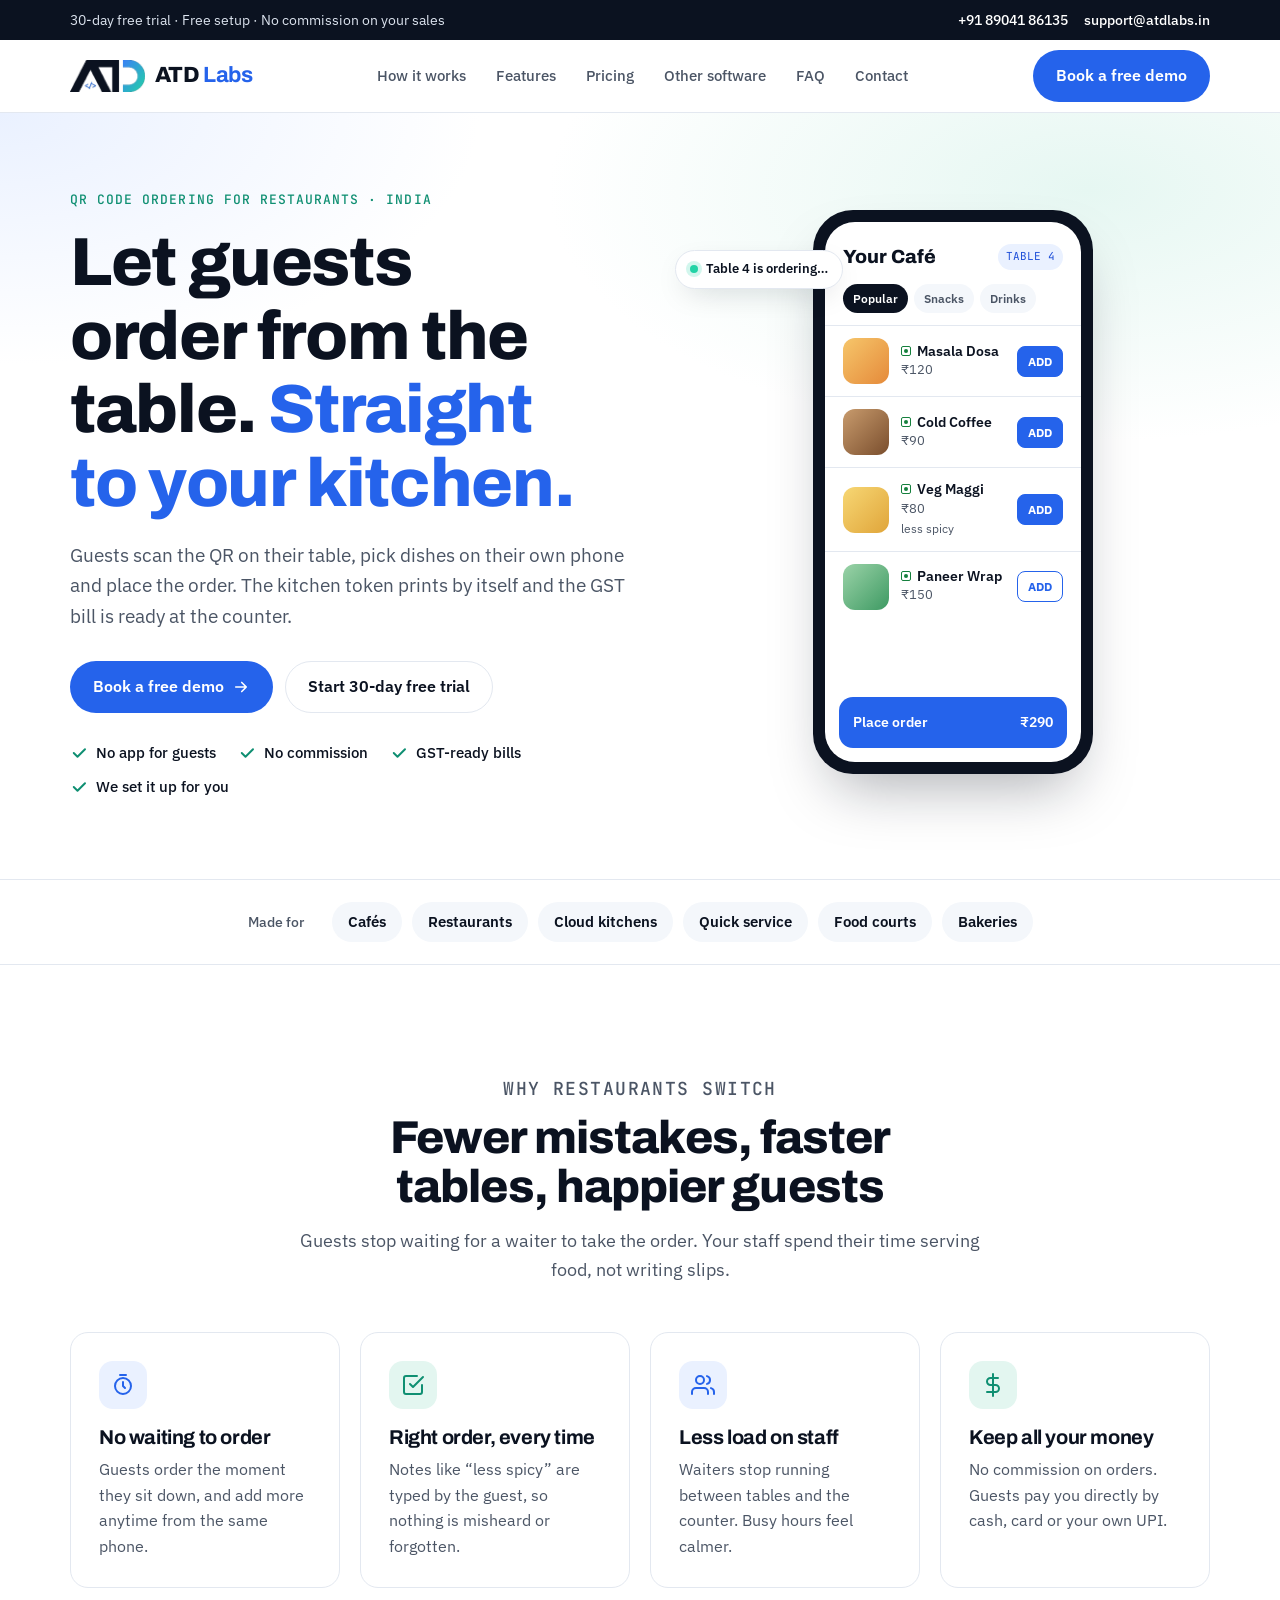
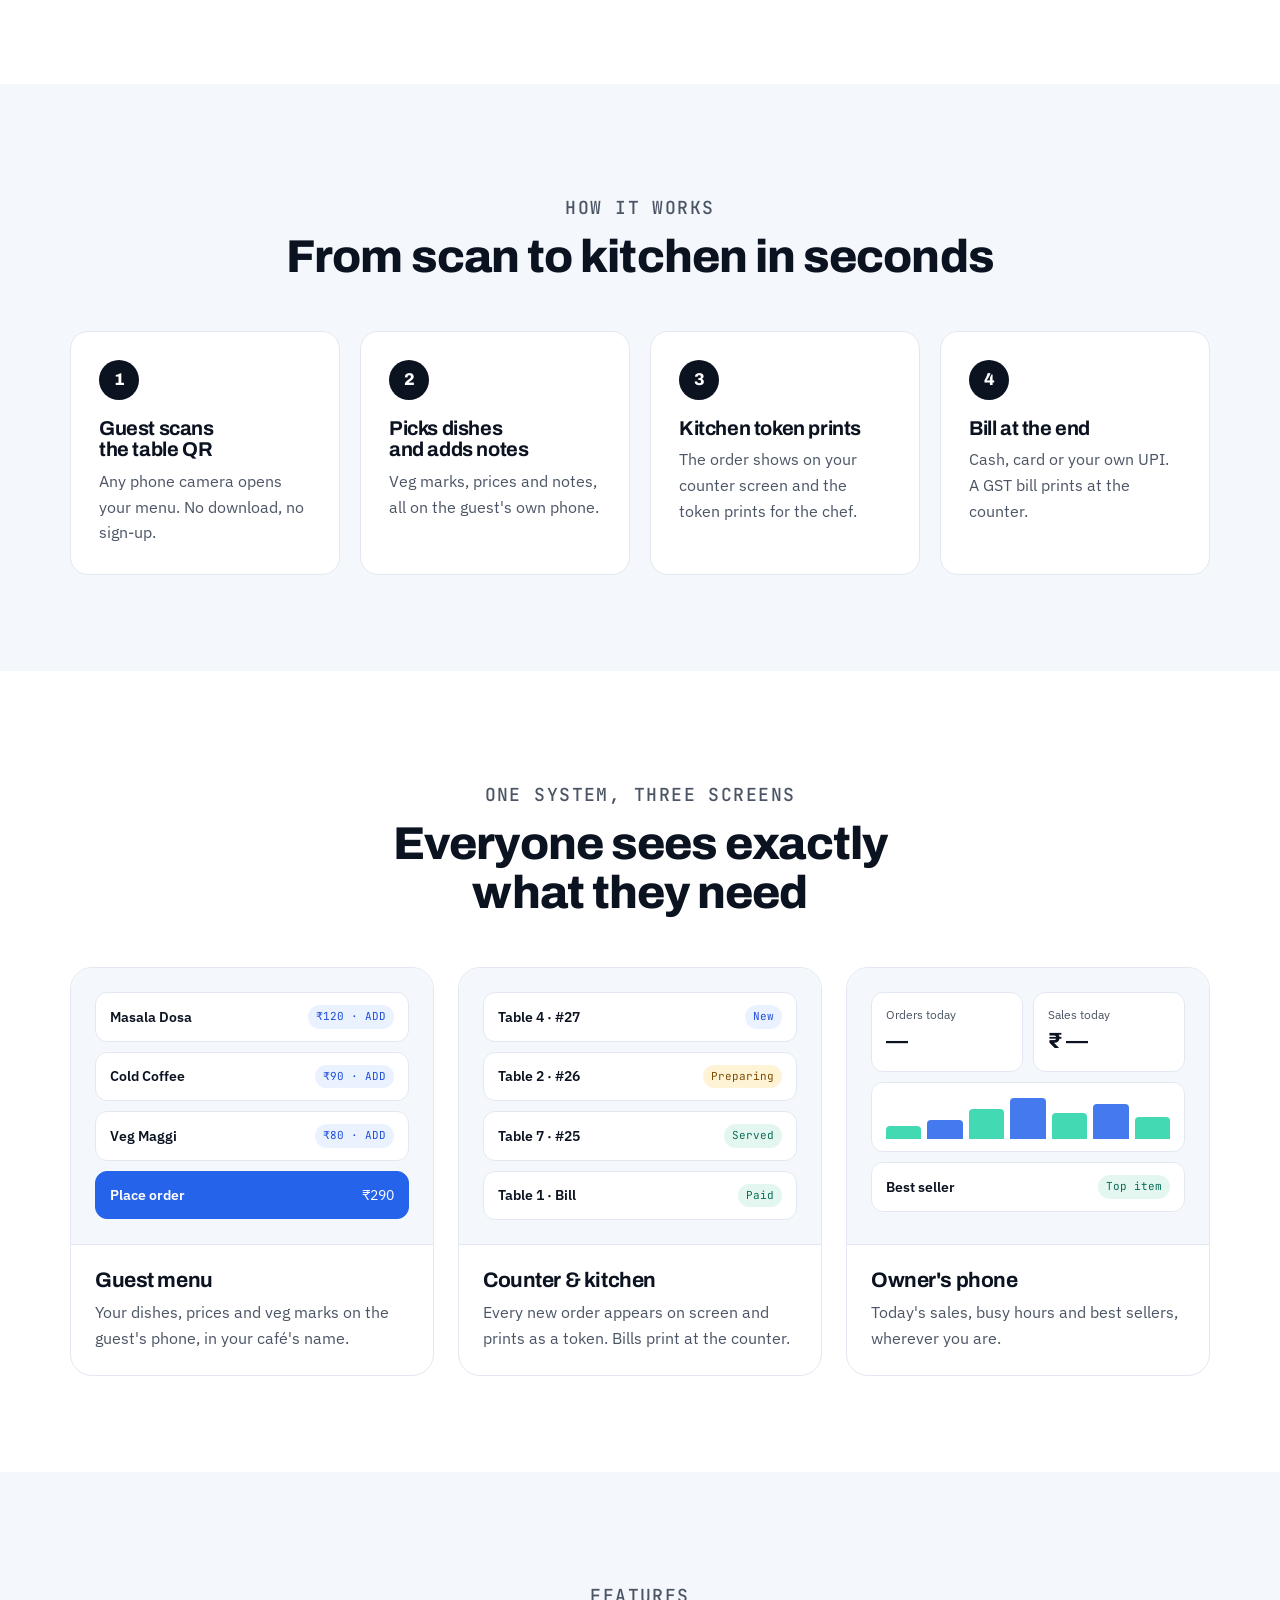
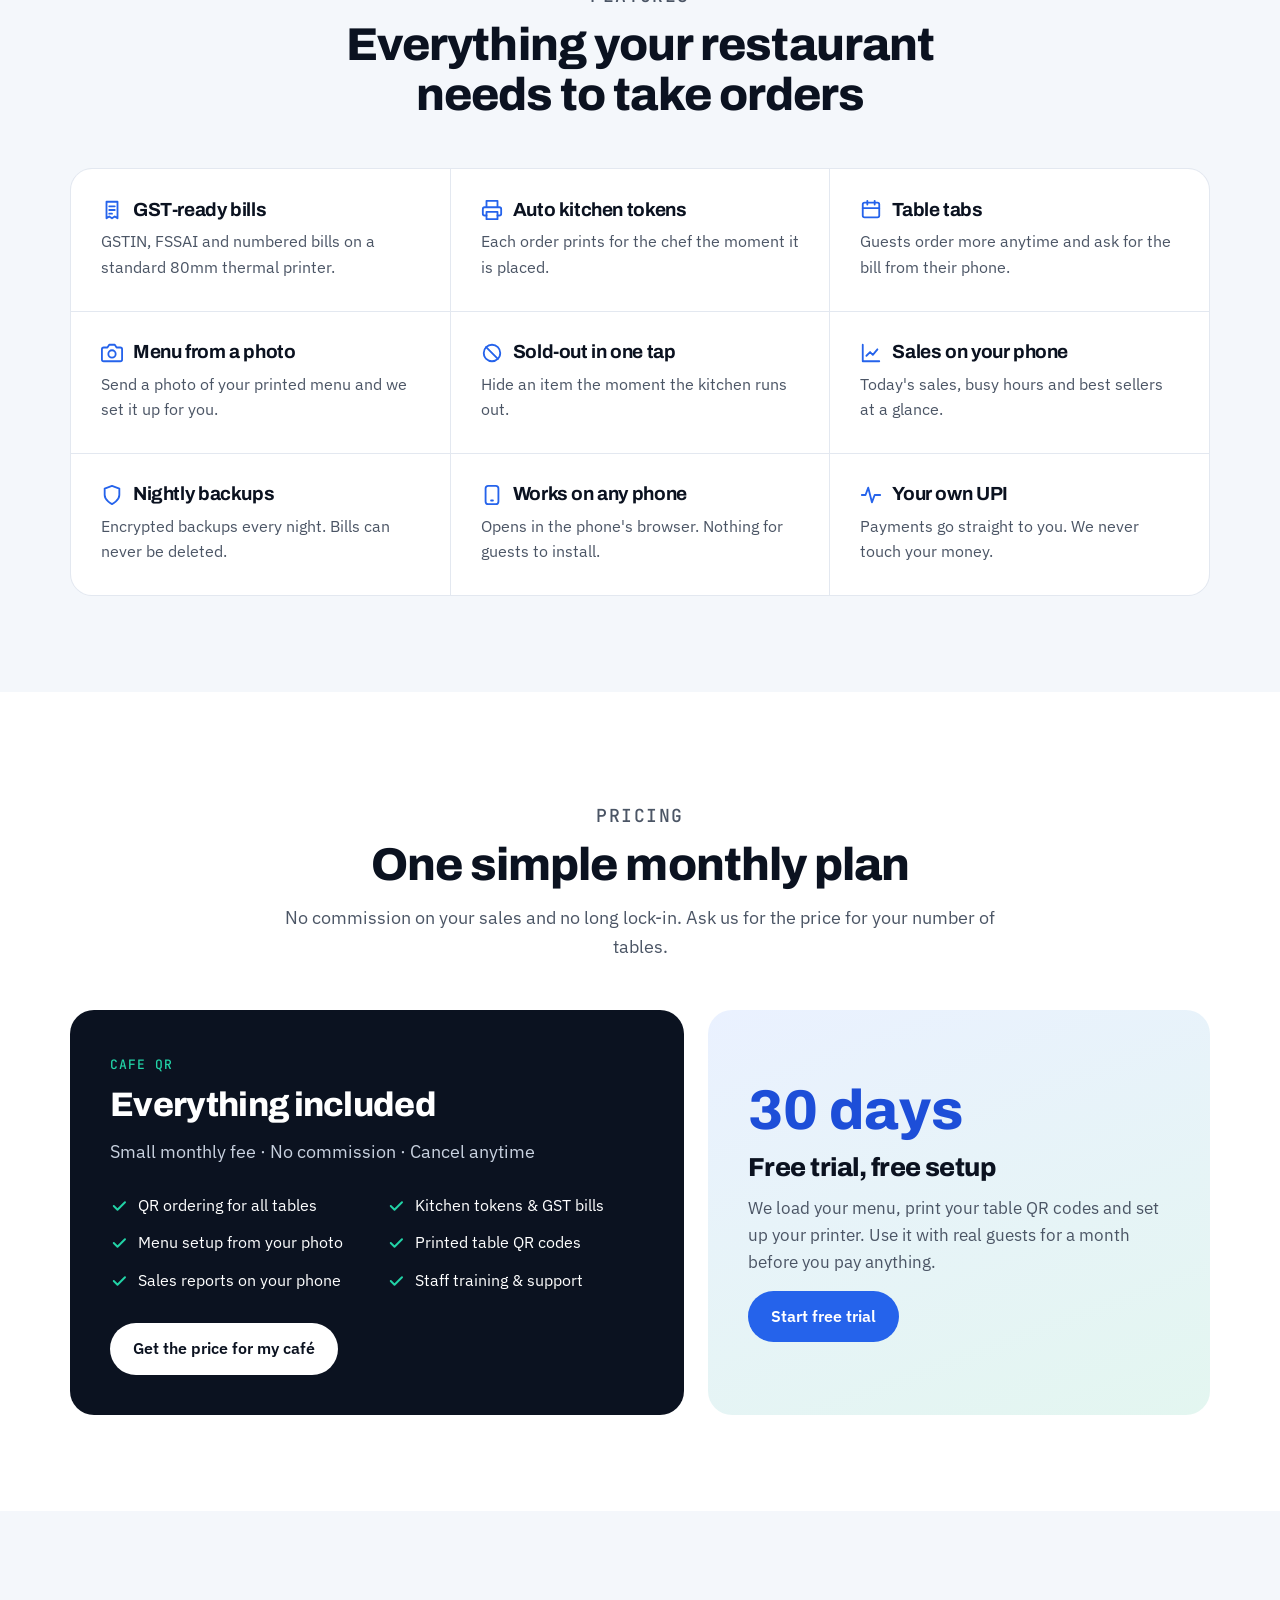
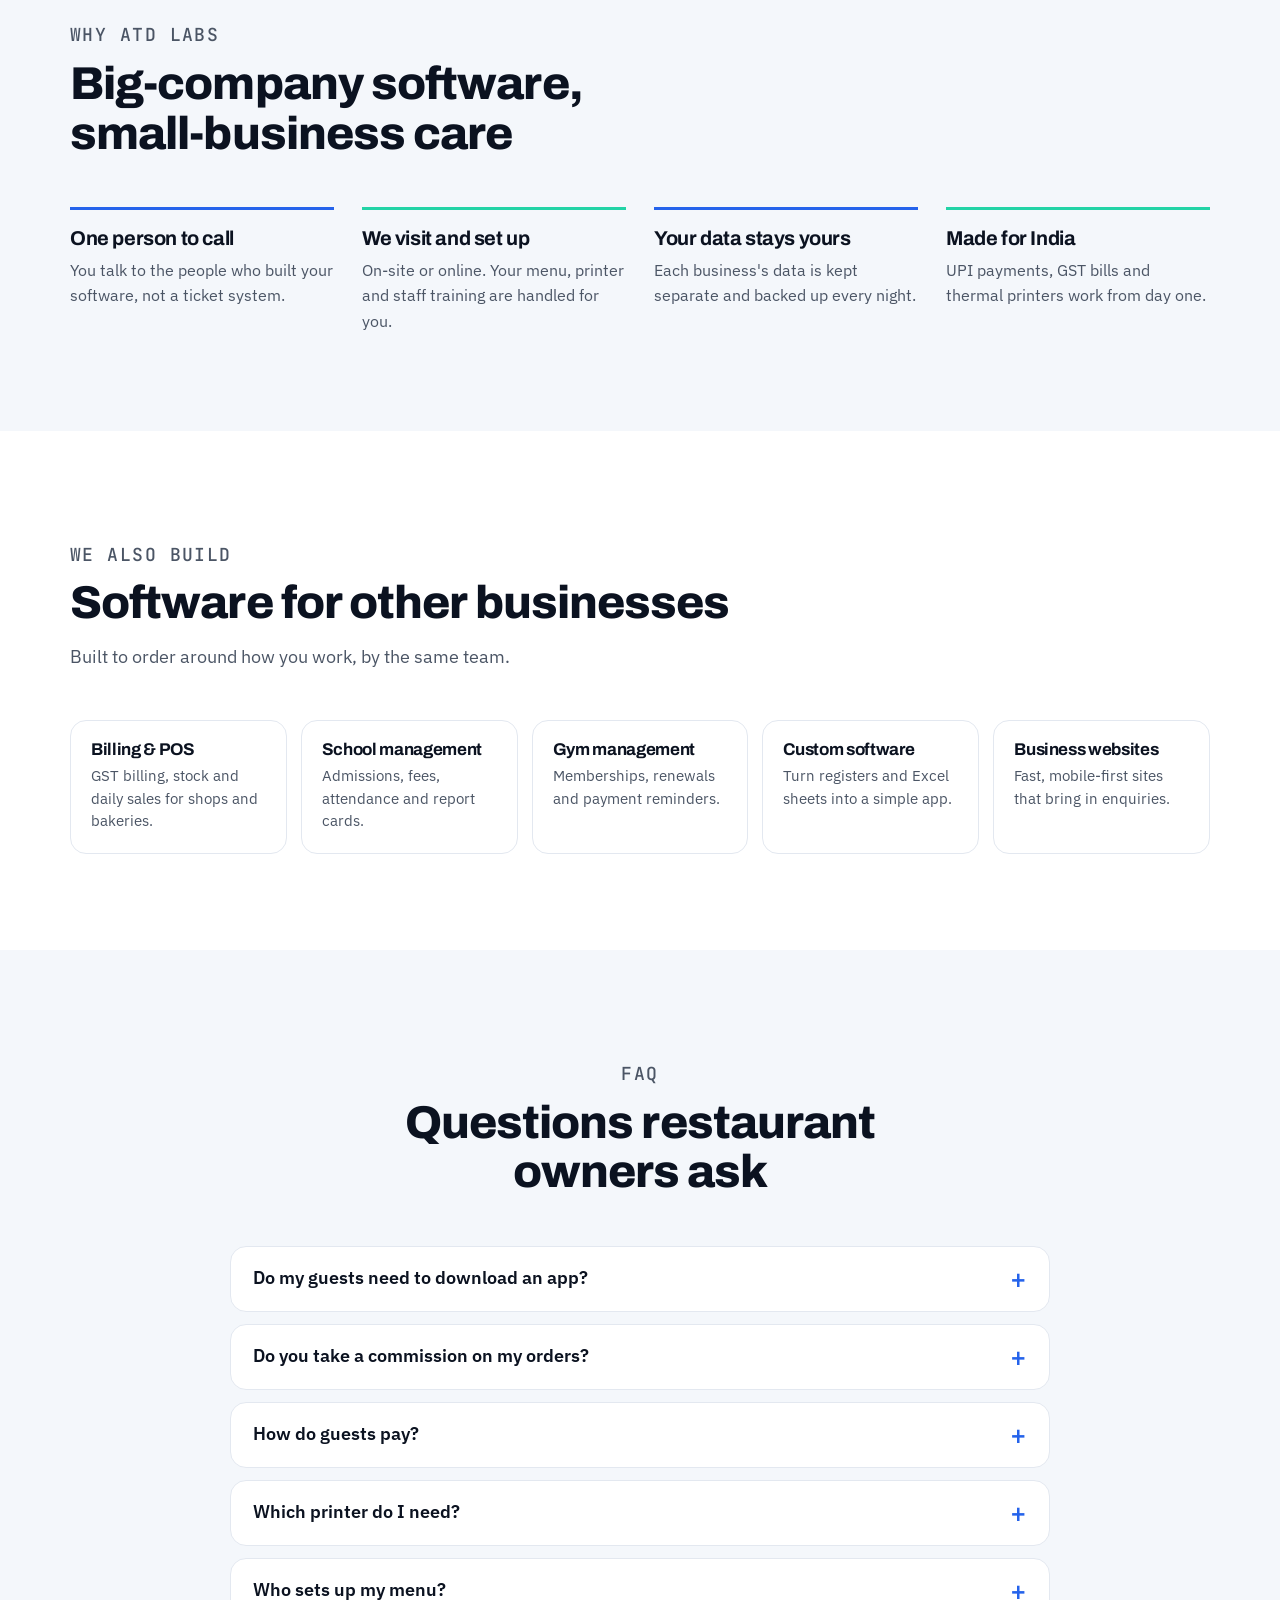
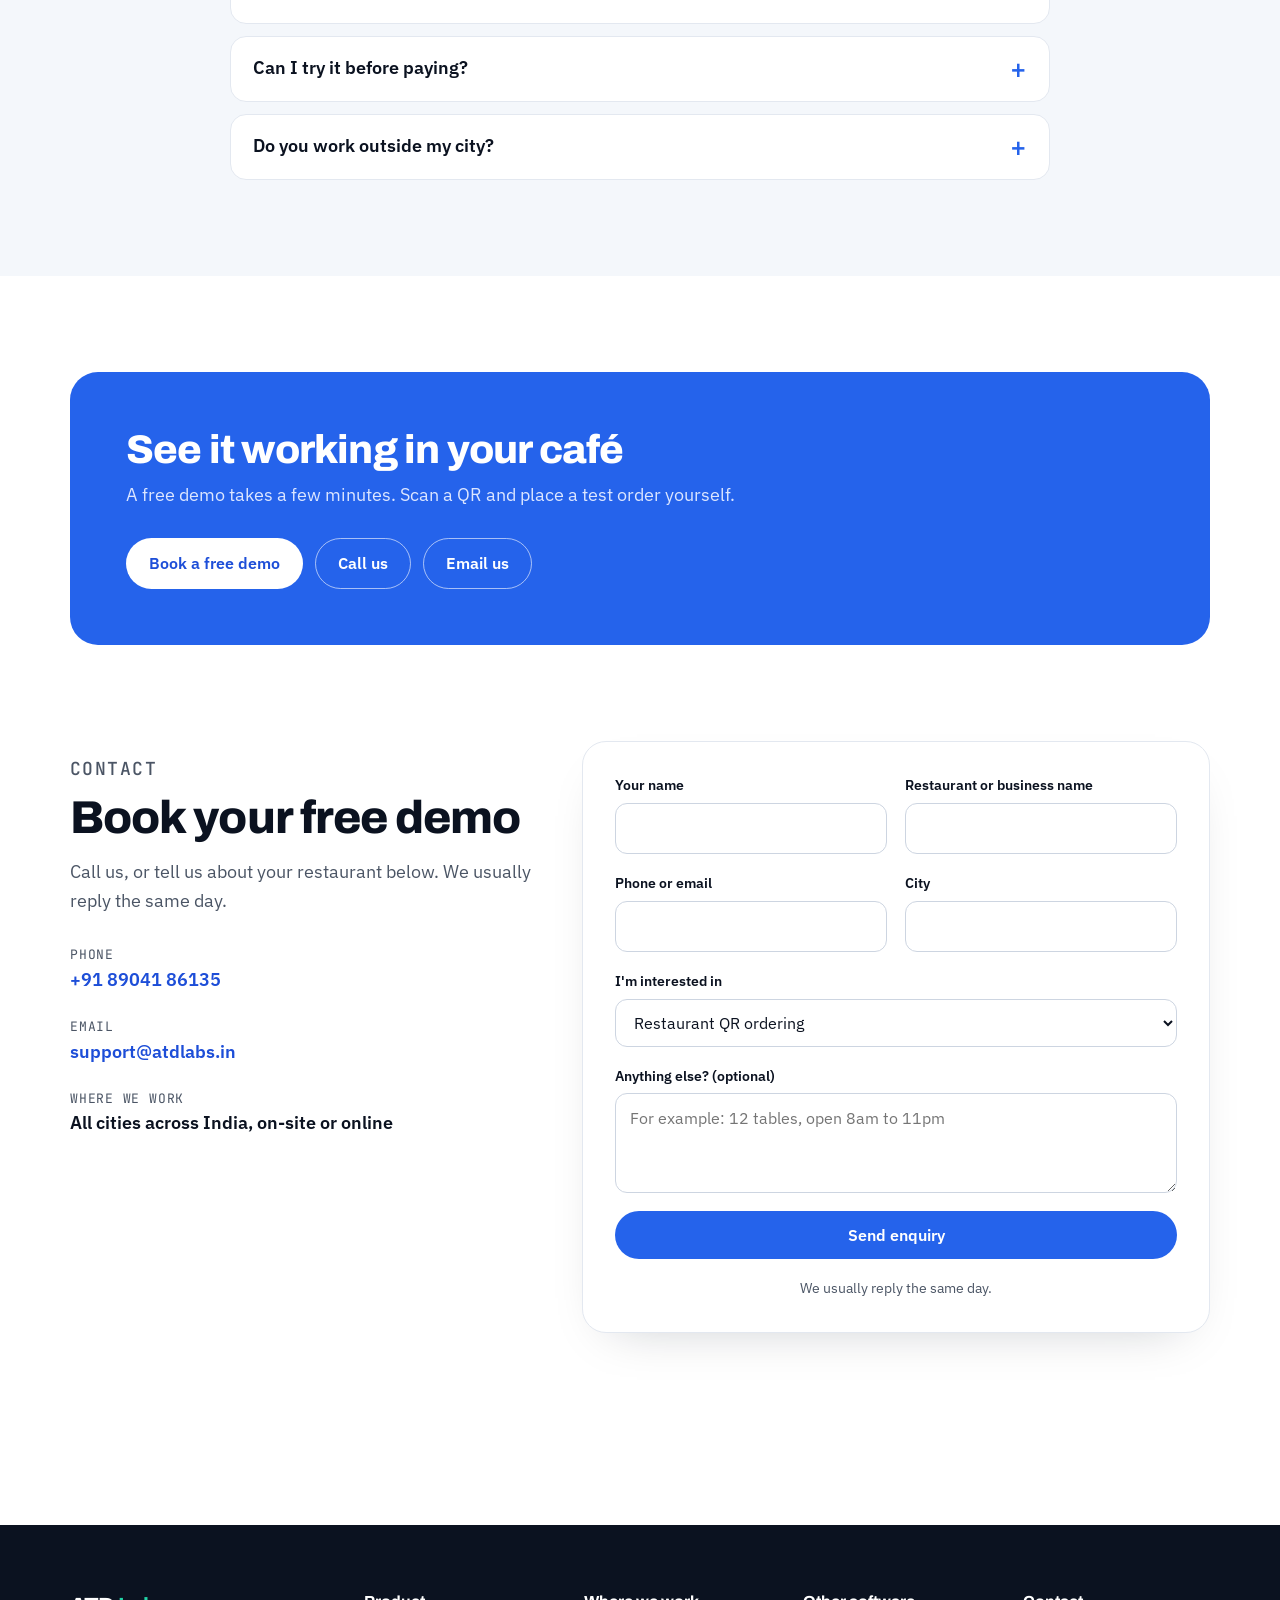
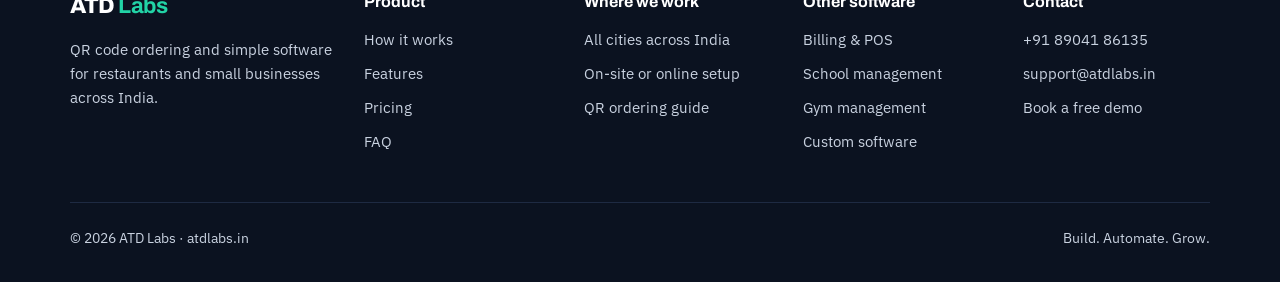
<file: index.html>
<!doctype html>
<html lang="en">
<head>
<meta charset="utf-8">
<meta name="viewport" content="width=device-width, initial-scale=1, viewport-fit=cover">
<title>QR Code Ordering for Restaurants &amp; Cafés in India | ATD Labs</title>
<meta name="description" content="Guests scan the table QR and order from their phone, no app needed. Orders go straight to the kitchen. No commission. Try free for 30 days with ATD Labs.">
<link rel="canonical" href="https://www.atdlabs.in/">
<meta name="robots" content="index, follow">
<link rel="icon" type="image/png" href="/logo-mark.png">
<meta name="theme-color" content="#FFFFFF">
<meta property="og:type" content="website">
<meta property="og:site_name" content="ATD Labs">
<meta property="og:url" content="https://www.atdlabs.in/">
<meta property="og:title" content="QR Code Ordering for Restaurants &amp; Cafés | ATD Labs">
<meta property="og:description" content="Scan the table QR, order from the phone, straight to the kitchen. No app, no commission. 30-day free trial.">
<meta property="og:image" content="https://www.atdlabs.in/og-image.png">
<meta property="og:image:width" content="1200">
<meta property="og:image:height" content="630">
<meta property="og:locale" content="en_IN">
<meta name="twitter:card" content="summary_large_image">
<script type="application/ld+json">
{"@context":"https://schema.org","@graph":[
{"@type":"Organization","@id":"https://www.atdlabs.in/#org","name":"ATD Labs","url":"https://www.atdlabs.in/","logo":"https://www.atdlabs.in/og-image.png","email":"support@atdlabs.in","telephone":"+91-8904186135","areaServed":"IN"},
{"@type":"SoftwareApplication","name":"Cafe QR by ATD Labs","applicationCategory":"BusinessApplication","operatingSystem":"Web browser","description":"QR code table ordering for restaurants and cafés. Guests order from their phone without an app; orders go to a kitchen screen and print as tokens.","provider":{"@id":"https://www.atdlabs.in/#org"},"areaServed":"IN"},
{"@type":"FAQPage","mainEntity":[
{"@type":"Question","name":"Do my guests need to download an app?","acceptedAnswer":{"@type":"Answer","text":"No. Guests scan the table QR with their phone camera and the menu opens in the browser. No download and no sign-up."}},
{"@type":"Question","name":"Do you take a commission on my orders?","acceptedAnswer":{"@type":"Answer","text":"No. You pay a small monthly fee. Every rupee from your sales goes to your own UPI, card machine or counter."}},
{"@type":"Question","name":"How do guests pay?","acceptedAnswer":{"@type":"Answer","text":"The way they do today: cash, card or your own UPI at the end of the meal. A GST bill prints at the counter."}},
{"@type":"Question","name":"Which printer do I need?","acceptedAnswer":{"@type":"Answer","text":"A standard 80mm thermal printer prints kitchen tokens and GST bills. If you already have one, we set it up for you."}},
{"@type":"Question","name":"Who sets up my menu?","acceptedAnswer":{"@type":"Answer","text":"We do. Send a photo of your printed menu and we load the items and prices, and print QR codes for your tables."}},
{"@type":"Question","name":"Can I try it before paying?","acceptedAnswer":{"@type":"Answer","text":"Yes. The first 30 days are free, including setup."}}
]}
]}
</script>
<link rel="preconnect" href="https://fonts.googleapis.com">
<link rel="preconnect" href="https://fonts.gstatic.com" crossorigin>
<link rel="stylesheet" href="https://fonts.googleapis.com/css2?family=Archivo:wght@600;700;800&family=IBM+Plex+Sans:wght@400;500;600&family=JetBrains+Mono:wght@500&display=swap">
<style>
:root{
  --bg:#FFFFFF;
  --soft:#F4F7FB;        /* alternate bands */
  --line:#E3E8F0;
  --ink:#0B1220;         /* brand navy, from the logo */
  --muted:#4B5565;       /* 7.5:1 on white */
  --blue:#2563EB;        /* primary action, 5.2:1 with white text */
  --blue-d:#1D4ED8;
  --teal:#0F8F72;        /* teal text, 4.6:1 on white */
  --teal-l:#22D3A6;      /* brand teal, decoration only */
  --tint:#EAF1FF;
  --paper:#FFFDF7;
  --display:"Archivo",system-ui,sans-serif;
  --body:"IBM Plex Sans",system-ui,-apple-system,"Segoe UI",sans-serif;
  --mono:"JetBrains Mono",ui-monospace,Menlo,monospace;
  --wrap:1180px;
  --r:18px;
  color-scheme:light;
}
*{box-sizing:border-box}
html{scroll-behavior:smooth;scroll-padding-top:84px}
@media (prefers-reduced-motion:reduce){html{scroll-behavior:auto}*{animation:none!important;transition:none!important}}
body{margin:0;background:var(--bg);color:var(--ink);font-family:var(--body);font-size:17px;line-height:1.6;-webkit-font-smoothing:antialiased}
a{color:inherit}
img{max-width:100%;display:block}
:focus-visible{outline:3px solid var(--blue);outline-offset:3px;border-radius:8px}
.wrap{max-width:var(--wrap);margin:0 auto;padding-left:max(20px,env(safe-area-inset-left,0px));padding-right:max(20px,env(safe-area-inset-right,0px))}
h1,h2,h3{font-family:var(--display);line-height:1.08;margin:0;letter-spacing:-.02em;text-wrap:balance}
p{margin:0}
.eyebrow{display:inline-block;font-family:var(--mono);font-size:13px;font-weight:500;letter-spacing:.08em;text-transform:uppercase;color:var(--teal)}

/* Buttons */
.btn{display:inline-flex;align-items:center;justify-content:center;gap:8px;min-height:48px;padding:12px 22px;border-radius:999px;font-weight:600;font-size:16px;text-decoration:none;border:1.5px solid transparent;cursor:pointer;font-family:var(--body);transition:background .15s,border-color .15s,transform .15s}
.btn-primary{background:var(--blue);color:#fff}
.btn-primary:hover{background:var(--blue-d)}
.btn-ghost{background:#fff;color:var(--ink);border-color:var(--line)}
.btn-ghost:hover{border-color:var(--ink)}
.btn:active{transform:translateY(1px)}

/* Top bar + header */
.topbar{background:var(--ink);color:#DCE3EE;font-size:14px}
.topbar .wrap{display:flex;justify-content:space-between;align-items:center;gap:16px;min-height:40px;flex-wrap:wrap}
.topbar a{color:#fff;text-decoration:none;font-weight:500}
.topbar a:hover{text-decoration:underline}
header.site{position:sticky;top:0;z-index:20;background:rgba(255,255,255,.92);backdrop-filter:saturate(1.4) blur(10px);border-bottom:1px solid var(--line)}
header.site .wrap{display:flex;align-items:center;justify-content:space-between;gap:20px;min-height:72px}
.brand{display:flex;align-items:center;gap:10px;text-decoration:none}
.brand img{height:32px;width:auto}
.brand span{font-family:var(--display);font-weight:800;font-size:22px;letter-spacing:-.02em}
.brand b{color:var(--blue)}
nav.main{display:flex;align-items:center;gap:6px}
nav.main a{text-decoration:none;font-weight:500;font-size:15px;color:var(--muted);padding:10px 12px;border-radius:10px}
nav.main a:hover{color:var(--ink);background:var(--soft)}
.menu-btn{display:none;background:none;border:1px solid var(--line);border-radius:12px;width:48px;height:48px;align-items:center;justify-content:center;cursor:pointer;color:var(--ink)}
@media (max-width:960px){
  .menu-btn{display:inline-flex}
  nav.main{display:none;position:absolute;left:0;right:0;top:100%;background:#fff;border-bottom:1px solid var(--line);flex-direction:column;align-items:stretch;padding:8px 20px 16px}
  nav.main.open{display:flex}
  nav.main a{padding:14px 8px;font-size:17px}
  header.site .hdr-cta{display:none}
}

/* Hero */
.hero{position:relative;overflow:hidden;background:radial-gradient(900px 420px at 85% 10%,#E6F7F2 0,transparent 60%),radial-gradient(800px 420px at 0% 0%,var(--tint) 0,transparent 60%),#fff}
.hero .wrap{display:grid;grid-template-columns:1.05fr .95fr;gap:56px;align-items:center;padding-top:72px;padding-bottom:80px}
.hero h1{font-size:clamp(40px,5.6vw,68px);font-weight:800}
.hero h1 em{font-style:normal;color:var(--blue)}
.hero .lede{margin-top:20px;font-size:19px;color:var(--muted);max-width:560px}
.hero .cta{display:flex;gap:12px;flex-wrap:wrap;margin-top:30px}
.ticks{display:flex;flex-wrap:wrap;gap:10px 22px;margin:28px 0 0;padding:0;list-style:none;font-size:15px;font-weight:500}
.ticks li{display:flex;align-items:center;gap:8px}
.ticks svg{color:var(--teal);flex:none}
@media (max-width:960px){.hero .wrap{grid-template-columns:1fr;gap:44px;padding-top:44px;padding-bottom:56px}}

/* Hero scene: phone + kitchen token */
.scene{position:relative;display:flex;justify-content:center;align-items:flex-end;gap:0;min-height:520px}
.phone{position:relative;width:280px;border-radius:40px;background:var(--ink);padding:12px;box-shadow:0 30px 60px -20px rgba(11,18,32,.35)}
.screen{background:#fff;border-radius:30px;overflow:hidden;min-height:540px;display:flex;flex-direction:column}
.screen .top{display:flex;justify-content:space-between;align-items:center;padding:20px 18px 12px}
.screen .cafe{font-family:var(--display);font-weight:800;font-size:19px}
.screen .tbl{font-family:var(--mono);font-size:11px;background:var(--tint);color:var(--blue-d);padding:4px 8px;border-radius:999px}
.cats{display:flex;gap:6px;padding:0 18px 12px;font-size:12px;font-weight:600}
.cats span{padding:5px 10px;border-radius:999px;background:var(--soft);color:var(--muted)}
.cats span.on{background:var(--ink);color:#fff}
.item{display:flex;align-items:center;gap:12px;padding:12px 18px;border-top:1px solid var(--line)}
.item .pic{width:46px;height:46px;border-radius:12px;flex:none}
.item .nm{font-weight:600;font-size:14px;line-height:1.3}
.item .pr{font-size:13px;color:var(--muted)}
.veg{display:inline-block;width:10px;height:10px;border:1.5px solid #15803D;border-radius:2px;position:relative;margin-right:6px;vertical-align:0}
.veg::after{content:"";position:absolute;inset:2px;border-radius:50%;background:#15803D}
.add{margin-left:auto;font-size:12px;font-weight:700;color:var(--blue);border:1.5px solid var(--blue);border-radius:8px;padding:5px 10px;background:#fff;transition:background .2s,color .2s,transform .2s}
.item.on .add{background:var(--blue);color:#fff}
.item.tap .add{transform:scale(.9)}
.place{margin:auto 14px 14px;background:var(--blue);color:#fff;border-radius:14px;padding:14px;display:flex;justify-content:space-between;font-weight:600;font-size:14px;transition:background .3s}
.place.done{background:var(--teal)}
.slip{position:absolute;z-index:2;right:-6px;bottom:40px;width:200px;background:var(--paper);border:1px solid #EDE7D6;border-radius:6px;padding:14px 14px 18px;font-family:var(--mono);font-size:12px;line-height:1.55;color:var(--ink);box-shadow:0 18px 40px -16px rgba(11,18,32,.3);transform:rotate(3deg);clip-path:inset(0 0 100% 0);transition:clip-path 1.4s steps(14)}
.slip.print{clip-path:inset(0 0 0 0)}
.slip .c{text-align:center}
.slip hr{border:0;border-top:1px dashed #B9B3A3;margin:8px 0}
.status{position:absolute;z-index:3;left:-20px;top:40px;white-space:nowrap;display:flex;align-items:center;gap:8px;background:#fff;border:1px solid var(--line);border-radius:999px;padding:8px 14px;font-size:13px;font-weight:600;box-shadow:0 10px 30px -12px rgba(11,18,32,.25)}
.status i{width:8px;height:8px;border-radius:50%;background:var(--teal-l);box-shadow:0 0 0 4px rgba(34,211,166,.2)}
.scene.static .item{}
.scene.static .slip{clip-path:none}
@media (max-width:640px){.topbar .wrap>span{display:none}.topbar .wrap{justify-content:center}}
@media (max-width:520px){.scene{transform:scale(.9);transform-origin:top center;min-height:500px;margin-bottom:-40px}.slip{right:-10px;width:170px}.status{left:50%;transform:translateX(-50%);top:-22px}}

/* Built-for strip */
.strip{border-top:1px solid var(--line);border-bottom:1px solid var(--line);background:#fff}
.strip .wrap{display:flex;align-items:center;gap:14px 28px;flex-wrap:wrap;justify-content:center;padding-top:22px;padding-bottom:22px}
.strip p{font-size:14px;color:var(--muted);font-weight:500}
.strip ul{display:flex;flex-wrap:wrap;gap:10px;list-style:none;margin:0;padding:0}
.strip li{font-weight:600;font-size:15px;padding:8px 16px;border-radius:999px;background:var(--soft)}

/* Section scaffolding */
section.band{padding:96px 0}
section.band.alt{background:var(--soft)}
.head{max-width:720px;margin-bottom:48px}
.head.center{margin-left:auto;margin-right:auto;text-align:center}
.head h2{font-size:clamp(32px,4vw,46px);font-weight:800;margin-top:10px}
.head p{margin-top:14px;font-size:18px;color:var(--muted)}
@media (max-width:720px){section.band{padding:64px 0}.head{margin-bottom:32px}}

/* Benefits */
.benefits{display:grid;grid-template-columns:repeat(4,minmax(0,1fr));gap:20px}
.benefit{background:#fff;border:1px solid var(--line);border-radius:var(--r);padding:28px}
.benefit .ic{width:48px;height:48px;border-radius:14px;display:flex;align-items:center;justify-content:center;background:var(--tint);color:var(--blue);margin-bottom:18px}
.benefit:nth-child(even) .ic{background:#E3F6F0;color:var(--teal)}
.benefit h3{font-size:20px;font-weight:700}
.benefit p{margin-top:8px;color:var(--muted);font-size:16px}
@media (max-width:1000px){.benefits{grid-template-columns:repeat(2,minmax(0,1fr))}}
@media (max-width:560px){.benefits{grid-template-columns:1fr}}

/* How it works */
.steps{display:grid;grid-template-columns:repeat(4,minmax(0,1fr));gap:20px;list-style:none;margin:0;padding:0;counter-reset:s}
.steps li{position:relative;padding:28px;border-radius:var(--r);background:#fff;border:1px solid var(--line)}
.steps li::before{counter-increment:s;content:counter(s);display:flex;align-items:center;justify-content:center;width:40px;height:40px;border-radius:50%;background:var(--ink);color:#fff;font-family:var(--display);font-weight:800;margin-bottom:18px}
.steps h3{font-size:20px;font-weight:700}
.steps p{margin-top:8px;color:var(--muted);font-size:16px}
@media (max-width:1000px){.steps{grid-template-columns:repeat(2,minmax(0,1fr))}}
@media (max-width:560px){.steps{grid-template-columns:1fr}}

/* Three screens */
.screens{display:grid;grid-template-columns:repeat(3,minmax(0,1fr));gap:24px}
.scr{border-radius:22px;background:#fff;border:1px solid var(--line);overflow:hidden;display:flex;flex-direction:column}
.scr .mock{background:var(--soft);padding:24px;flex:1;min-height:250px;display:flex;flex-direction:column;gap:10px;border-bottom:1px solid var(--line)}
.scr .txt{padding:24px}
.scr h3{font-size:21px;font-weight:700}
.scr p{margin-top:8px;color:var(--muted);font-size:16px}
.card{background:#fff;border:1px solid var(--line);border-radius:12px;padding:12px 14px;font-size:14px;display:flex;justify-content:space-between;align-items:center;gap:10px}
.card b{font-weight:600}
.pill{font-family:var(--mono);font-size:11px;padding:3px 8px;border-radius:999px;background:#FFF3D6;color:#7A4B00}
.pill.ok{background:#E3F6F0;color:#0B6B55}
.pill.new{background:var(--tint);color:var(--blue-d)}
.kpi{display:grid;grid-template-columns:repeat(2,minmax(0,1fr));gap:10px}
.kpi div{background:#fff;border:1px solid var(--line);border-radius:12px;padding:12px 14px}
.kpi small{display:block;font-size:12px;color:var(--muted)}
.kpi strong{font-family:var(--display);font-size:22px}
.bars{display:flex;align-items:flex-end;gap:6px;height:70px;background:#fff;border:1px solid var(--line);border-radius:12px;padding:12px 14px}
.bars i{flex:1;background:var(--blue);border-radius:4px 4px 0 0;opacity:.85}
.bars i:nth-child(odd){background:var(--teal-l)}
.note{font-size:12px;color:var(--muted);text-align:center;margin-top:16px}
@media (max-width:960px){.screens{grid-template-columns:1fr}}

/* Features */
.features{display:grid;grid-template-columns:repeat(3,minmax(0,1fr));gap:1px;background:var(--line);border:1px solid var(--line);border-radius:22px;overflow:hidden}
.features div{background:#fff;padding:30px}
.features h3{font-size:19px;font-weight:700;display:flex;align-items:center;gap:10px}
.features h3 svg{color:var(--blue);flex:none}
.features p{margin-top:8px;color:var(--muted);font-size:16px}
@media (max-width:960px){.features{grid-template-columns:repeat(2,minmax(0,1fr))}}
@media (max-width:600px){.features{grid-template-columns:1fr}}

/* Pricing */
.pricing{display:grid;grid-template-columns:1.1fr .9fr;gap:24px;align-items:stretch}
.plan{background:var(--ink);color:#fff;border-radius:24px;padding:40px}
.plan .eyebrow{color:var(--teal-l)}
.plan h3{font-size:34px;font-weight:800;margin-top:10px}
.plan .price{margin-top:14px;font-size:18px;color:#C9D2E0}
.plan ul{list-style:none;margin:26px 0 30px;padding:0;display:grid;grid-template-columns:repeat(2,minmax(0,1fr));gap:12px 20px}
.plan li{display:flex;gap:10px;align-items:flex-start;font-size:16px}
.plan li svg{color:var(--teal-l);flex:none;margin-top:4px}
.plan .btn-primary{background:#fff;color:var(--ink)}
.plan .btn-primary:hover{background:#E6ECF5}
.trial{border-radius:24px;padding:40px;background:linear-gradient(160deg,var(--tint),#E3F6F0);display:flex;flex-direction:column;justify-content:center;gap:14px}
.trial strong{font-family:var(--display);font-size:56px;font-weight:800;line-height:1;color:var(--blue-d)}
.trial h3{font-size:26px;font-weight:800}
.trial p{color:var(--muted)}
@media (max-width:900px){.pricing{grid-template-columns:1fr}.plan ul{grid-template-columns:1fr}.plan,.trial{padding:28px}}

/* Why */
.why{display:grid;grid-template-columns:repeat(4,minmax(0,1fr));gap:28px}
.why h3{font-size:20px;font-weight:700;padding-top:18px;border-top:3px solid var(--blue)}
.why div:nth-child(even) h3{border-color:var(--teal-l)}
.why p{margin-top:8px;color:var(--muted);font-size:16px}
@media (max-width:960px){.why{grid-template-columns:repeat(2,minmax(0,1fr))}}
@media (max-width:520px){.why{grid-template-columns:1fr}}

/* Other services */
.more{display:grid;grid-template-columns:repeat(5,minmax(0,1fr));gap:14px}
.more div{background:#fff;border:1px solid var(--line);border-radius:16px;padding:20px}
.more h3{font-size:17px;font-weight:700}
.more p{margin-top:6px;color:var(--muted);font-size:15px;line-height:1.5}
@media (max-width:1000px){.more{grid-template-columns:repeat(2,minmax(0,1fr))}}
@media (max-width:520px){.more{grid-template-columns:1fr}}

/* FAQ */
.faq{max-width:820px;margin:0 auto;display:flex;flex-direction:column;gap:12px}
.faq details{background:#fff;border:1px solid var(--line);border-radius:16px;padding:0 22px}
.faq summary{list-style:none;cursor:pointer;display:flex;justify-content:space-between;align-items:center;gap:16px;min-height:64px;font-weight:600;font-size:18px}
.faq summary::-webkit-details-marker{display:none}
.faq summary::after{content:"+";font-family:var(--display);font-size:26px;color:var(--blue);flex:none;transition:transform .2s}
.faq details[open] summary::after{transform:rotate(45deg)}
.faq details p{padding:0 0 20px;color:var(--muted)}

/* CTA band */
.ctaband{background:var(--blue);color:#fff;border-radius:28px;padding:56px;display:flex;justify-content:space-between;align-items:center;gap:28px;flex-wrap:wrap}
.ctaband h2{font-size:clamp(28px,3.4vw,40px);font-weight:800}
.ctaband p{margin-top:10px;color:#DCE6FF;font-size:18px}
.ctaband .btn-primary{background:#fff;color:var(--blue-d)}
.ctaband .btn-ghost{background:transparent;color:#fff;border-color:rgba(255,255,255,.6)}
@media (max-width:600px){.ctaband{padding:32px}}

/* Contact */
.contact{display:grid;grid-template-columns:.85fr 1.15fr;gap:48px;align-items:start}
.reach{display:flex;flex-direction:column;gap:22px}
.reach .k{font-size:13px;font-family:var(--mono);color:var(--muted);text-transform:uppercase;letter-spacing:.06em}
.reach .v{font-weight:600;font-size:18px}
.reach a.v{text-decoration:none;color:var(--blue-d)}
.reach a.v:hover{text-decoration:underline}
form#enquiry{background:#fff;border:1px solid var(--line);border-radius:24px;padding:32px;display:grid;grid-template-columns:repeat(2,minmax(0,1fr));gap:18px;box-shadow:0 20px 50px -30px rgba(11,18,32,.25)}
.f{display:flex;flex-direction:column;gap:6px}
.f.full{grid-column:1/-1}
.f label{font-size:14px;font-weight:600}
.f input,.f select,.f textarea{font:inherit;font-size:16px;color:var(--ink);background:#fff;border:1.5px solid #CDD5E1;border-radius:12px;padding:12px 14px;min-height:48px}
.f textarea{min-height:100px;resize:vertical}
.f input:focus,.f select:focus,.f textarea:focus{outline:none;border-color:var(--blue);box-shadow:0 0 0 3px rgba(37,99,235,.18)}
form#enquiry .btn{grid-column:1/-1}
.form-note{grid-column:1/-1;font-size:14px;color:var(--muted);text-align:center}
.form-out{grid-column:1/-1;padding:12px 14px;border-radius:12px;background:#E3F6F0;color:#0B5745;font-weight:500}
.form-out.err{background:#FDECEC;color:#9B1C1C}
@media (max-width:900px){.contact{grid-template-columns:1fr}}
@media (max-width:560px){form#enquiry{grid-template-columns:1fr;padding:22px}}

/* Footer */
footer{background:var(--ink);color:#C9D2E0;padding:64px 0 32px;margin-top:96px}
footer .cols{display:grid;grid-template-columns:1.4fr 1fr 1fr 1fr 1fr;gap:32px}
footer .brand span{color:#fff}
footer .brand b{color:var(--teal-l)}
footer h4{font-family:var(--display);color:#fff;font-size:16px;margin:0 0 14px}
footer ul{list-style:none;margin:0;padding:0;display:flex;flex-direction:column;gap:10px;font-size:15px}
footer a{text-decoration:none}
footer a:hover{color:#fff;text-decoration:underline}
footer .about{margin-top:14px;font-size:15px;max-width:320px}
footer .base{margin-top:48px;padding-top:24px;border-top:1px solid #1E2A42;display:flex;justify-content:space-between;gap:12px;flex-wrap:wrap;font-size:14px}
@media (max-width:860px){footer .cols{grid-template-columns:1fr 1fr}}
@media (max-width:480px){footer .cols{grid-template-columns:1fr}}

/* Floating demo button */
.float{position:fixed;right:max(16px,env(safe-area-inset-right,0px));bottom:max(16px,env(safe-area-inset-bottom,0px));z-index:30;box-shadow:0 12px 30px -10px rgba(37,99,235,.6);opacity:0;transform:translateY(12px);pointer-events:none;transition:opacity .25s,transform .25s}
.float.show{opacity:1;transform:none;pointer-events:auto}

/* Scroll reveal */
.rv{transition:opacity .6s ease,transform .6s ease}
.rv.pre{opacity:0;transform:translateY(18px)}
</style>
</head>
<body>

<div class="topbar">
  <div class="wrap">
    <span>30-day free trial · Free setup · No commission on your sales</span>
    <div style="display:flex;gap:16px"><a href="tel:+918904186135">+91 89041 86135</a><a href="mailto:support@atdlabs.in">support@atdlabs.in</a></div>
  </div>
</div>

<header class="site">
  <div class="wrap">
    <a class="brand" href="#top" aria-label="ATD Labs home">
      <img src="/logo-mark.png" alt="" width="75" height="32">
      <span>ATD <b>Labs</b></span>
    </a>
    <nav class="main" id="nav" aria-label="Main">
      <a href="#how">How it works</a>
      <a href="#features">Features</a>
      <a href="#pricing">Pricing</a>
      <a href="#services">Other software</a>
      <a href="#faq">FAQ</a>
      <a href="#contact">Contact</a>
    </nav>
    <div style="display:flex;gap:10px;align-items:center">
      <a class="btn btn-primary hdr-cta" href="#contact">Book a free demo</a>
      <button class="menu-btn" id="menu-btn" aria-label="Open menu" aria-expanded="false" aria-controls="nav">
        <svg width="22" height="22" viewBox="0 0 24 24" fill="none" stroke="currentColor" stroke-width="2" stroke-linecap="round" aria-hidden="true"><path d="M4 7h16M4 12h16M4 17h16"/></svg>
      </button>
    </div>
  </div>
</header>

<main id="top">
  <section class="hero">
    <div class="wrap">
      <div>
        <p class="eyebrow">QR code ordering for restaurants · India</p>
        <h1 style="margin-top:14px">Let guests order from the table. <em>Straight to your kitchen.</em></h1>
        <p class="lede">Guests scan the QR on their table, pick dishes on their own phone and place the order. The kitchen token prints by itself and the GST bill is ready at the counter.</p>
        <div class="cta">
          <a class="btn btn-primary" href="#contact">Book a free demo
            <svg width="18" height="18" viewBox="0 0 24 24" fill="none" stroke="currentColor" stroke-width="2.2" stroke-linecap="round" stroke-linejoin="round" aria-hidden="true"><path d="M5 12h14M13 6l6 6-6 6"/></svg>
          </a>
          <a class="btn btn-ghost" href="#pricing">Start 30-day free trial</a>
        </div>
        <ul class="ticks">
          <li><svg width="18" height="18" viewBox="0 0 24 24" fill="none" stroke="currentColor" stroke-width="2.6" stroke-linecap="round" stroke-linejoin="round" aria-hidden="true"><path d="M5 12l5 5L20 7"/></svg>No app for guests</li>
          <li><svg width="18" height="18" viewBox="0 0 24 24" fill="none" stroke="currentColor" stroke-width="2.6" stroke-linecap="round" stroke-linejoin="round" aria-hidden="true"><path d="M5 12l5 5L20 7"/></svg>No commission</li>
          <li><svg width="18" height="18" viewBox="0 0 24 24" fill="none" stroke="currentColor" stroke-width="2.6" stroke-linecap="round" stroke-linejoin="round" aria-hidden="true"><path d="M5 12l5 5L20 7"/></svg>GST-ready bills</li>
          <li><svg width="18" height="18" viewBox="0 0 24 24" fill="none" stroke="currentColor" stroke-width="2.6" stroke-linecap="round" stroke-linejoin="round" aria-hidden="true"><path d="M5 12l5 5L20 7"/></svg>We set it up for you</li>
        </ul>
      </div>

      <div class="scene" role="img" aria-label="A guest at table 4 adds dishes on their phone, places the order, and the kitchen token prints">
        <div class="status" aria-hidden="true"><i></i><span id="status-text">Table 4 is ordering…</span></div>
        <div class="phone" aria-hidden="true">
          <div class="screen">
            <div class="top"><span class="cafe">Your Café</span><span class="tbl">TABLE 4</span></div>
            <div class="cats"><span class="on">Popular</span><span>Snacks</span><span>Drinks</span></div>
            <div class="item"><div class="pic" style="background:linear-gradient(135deg,#F6C66B,#E58A3A)"></div><div><div class="nm"><span class="veg"></span>Masala Dosa</div><div class="pr">₹120</div></div><span class="add">ADD</span></div>
            <div class="item"><div class="pic" style="background:linear-gradient(135deg,#C89B6D,#7A4E2D)"></div><div><div class="nm"><span class="veg"></span>Cold Coffee</div><div class="pr">₹90</div></div><span class="add">ADD</span></div>
            <div class="item"><div class="pic" style="background:linear-gradient(135deg,#F7D774,#E0A53A)"></div><div><div class="nm"><span class="veg"></span>Veg Maggi</div><div class="pr">₹80</div><div class="pr" style="font-size:12px">less spicy</div></div><span class="add">ADD</span></div>
            <div class="item"><div class="pic" style="background:linear-gradient(135deg,#9BD3A8,#3E9A63)"></div><div><div class="nm"><span class="veg"></span>Paneer Wrap</div><div class="pr">₹150</div></div><span class="add">ADD</span></div>
            <div class="place"><span id="place-l">Place order</span><span id="place-r">₹290</span></div>
          </div>
        </div>
        <div class="slip" aria-hidden="true">
          <div class="c"><b>KITCHEN TOKEN</b></div>
          <div class="c" id="tok" style="font-size:20px;font-weight:700">#27</div>
          <div class="c">Table 4 · Dine-in</div>
          <hr>
          <div>1  Masala Dosa</div>
          <div>1  Cold Coffee</div>
          <div>1  Veg Maggi</div>
          <div>   ↳ less spicy</div>
          <hr>
          <div class="c">printed automatically</div>
        </div>
      </div>
    </div>
  </section>

  <div class="strip">
    <div class="wrap">
      <p>Made for</p>
      <ul>
        <li>Cafés</li><li>Restaurants</li><li>Cloud kitchens</li><li>Quick service</li><li>Food courts</li><li>Bakeries</li>
      </ul>
    </div>
  </div>

  <section class="band" id="benefits">
    <div class="wrap">
      <div class="head center">
        <p class="eyebrow">Why restaurants switch</p>
        <h2>Fewer mistakes, faster tables, happier guests</h2>
        <p>Guests stop waiting for a waiter to take the order. Your staff spend their time serving food, not writing slips.</p>
      </div>
      <div class="benefits">
        <div class="benefit"><div class="ic"><svg width="24" height="24" viewBox="0 0 24 24" fill="none" stroke="currentColor" stroke-width="2" stroke-linecap="round" stroke-linejoin="round" aria-hidden="true"><circle cx="12" cy="13" r="8"/><path d="M12 9v4l2 2M9 2h6"/></svg></div><h3>No waiting to order</h3><p>Guests order the moment they sit down, and add more anytime from the same phone.</p></div>
        <div class="benefit"><div class="ic"><svg width="24" height="24" viewBox="0 0 24 24" fill="none" stroke="currentColor" stroke-width="2" stroke-linecap="round" stroke-linejoin="round" aria-hidden="true"><path d="M9 11l3 3L22 4"/><path d="M21 12v7a2 2 0 0 1-2 2H5a2 2 0 0 1-2-2V5a2 2 0 0 1 2-2h11"/></svg></div><h3>Right order, every time</h3><p>Notes like “less spicy” are typed by the guest, so nothing is misheard or forgotten.</p></div>
        <div class="benefit"><div class="ic"><svg width="24" height="24" viewBox="0 0 24 24" fill="none" stroke="currentColor" stroke-width="2" stroke-linecap="round" stroke-linejoin="round" aria-hidden="true"><path d="M17 21v-2a4 4 0 0 0-4-4H5a4 4 0 0 0-4 4v2"/><circle cx="9" cy="7" r="4"/><path d="M23 21v-2a4 4 0 0 0-3-3.87M16 3.13a4 4 0 0 1 0 7.75"/></svg></div><h3>Less load on staff</h3><p>Waiters stop running between tables and the counter. Busy hours feel calmer.</p></div>
        <div class="benefit"><div class="ic"><svg width="24" height="24" viewBox="0 0 24 24" fill="none" stroke="currentColor" stroke-width="2" stroke-linecap="round" stroke-linejoin="round" aria-hidden="true"><path d="M12 1v22M17 5H9.5a3.5 3.5 0 0 0 0 7h5a3.5 3.5 0 0 1 0 7H6"/></svg></div><h3>Keep all your money</h3><p>No commission on orders. Guests pay you directly by cash, card or your own UPI.</p></div>
      </div>
    </div>
  </section>

  <section class="band alt" id="how">
    <div class="wrap">
      <div class="head center">
        <p class="eyebrow">How it works</p>
        <h2>From scan to kitchen in seconds</h2>
      </div>
      <ol class="steps">
        <li><h3>Guest scans the table QR</h3><p>Any phone camera opens your menu. No download, no sign-up.</p></li>
        <li><h3>Picks dishes and adds notes</h3><p>Veg marks, prices and notes, all on the guest's own phone.</p></li>
        <li><h3>Kitchen token prints</h3><p>The order shows on your counter screen and the token prints for the chef.</p></li>
        <li><h3>Bill at the end</h3><p>Cash, card or your own UPI. A GST bill prints at the counter.</p></li>
      </ol>
    </div>
  </section>

  <section class="band" id="screens">
    <div class="wrap">
      <div class="head center">
        <p class="eyebrow">One system, three screens</p>
        <h2>Everyone sees exactly what they need</h2>
      </div>
      <div class="screens">
        <article class="scr">
          <div class="mock" aria-hidden="true">
            <div class="card"><b>Masala Dosa</b><span class="pill new">₹120 · ADD</span></div>
            <div class="card"><b>Cold Coffee</b><span class="pill new">₹90 · ADD</span></div>
            <div class="card"><b>Veg Maggi</b><span class="pill new">₹80 · ADD</span></div>
            <div class="card" style="background:var(--blue);color:#fff;border-color:var(--blue)"><b>Place order</b><span>₹290</span></div>
          </div>
          <div class="txt"><h3>Guest menu</h3><p>Your dishes, prices and veg marks on the guest's phone, in your café's name.</p></div>
        </article>
        <article class="scr">
          <div class="mock" aria-hidden="true">
            <div class="card"><b>Table 4 · #27</b><span class="pill new">New</span></div>
            <div class="card"><b>Table 2 · #26</b><span class="pill">Preparing</span></div>
            <div class="card"><b>Table 7 · #25</b><span class="pill ok">Served</span></div>
            <div class="card"><b>Table 1 · Bill</b><span class="pill ok">Paid</span></div>
          </div>
          <div class="txt"><h3>Counter &amp; kitchen</h3><p>Every new order appears on screen and prints as a token. Bills print at the counter.</p></div>
        </article>
        <article class="scr">
          <div class="mock" aria-hidden="true">
            <div class="kpi"><div><small>Orders today</small><strong>—</strong></div><div><small>Sales today</small><strong>₹ —</strong></div></div>
            <div class="bars"><i style="height:30%"></i><i style="height:45%"></i><i style="height:70%"></i><i style="height:95%"></i><i style="height:60%"></i><i style="height:80%"></i><i style="height:50%"></i></div>
            <div class="card"><b>Best seller</b><span class="pill ok">Top item</span></div>
          </div>
          <div class="txt"><h3>Owner's phone</h3><p>Today's sales, busy hours and best sellers, wherever you are.</p></div>
        </article>
      </div>
    </div>
  </section>

  <section class="band alt" id="features">
    <div class="wrap">
      <div class="head center">
        <p class="eyebrow">Features</p>
        <h2>Everything your restaurant needs to take orders</h2>
      </div>
      <div class="features">
        <div><h3><svg width="22" height="22" viewBox="0 0 24 24" fill="none" stroke="currentColor" stroke-width="2" stroke-linecap="round" stroke-linejoin="round" aria-hidden="true"><path d="M6 3h12v18l-3-2-3 2-3-2-3 2z"/><path d="M9 8h6M9 12h6M9 16h3"/></svg>GST-ready bills</h3><p>GSTIN, FSSAI and numbered bills on a standard 80mm thermal printer.</p></div>
        <div><h3><svg width="22" height="22" viewBox="0 0 24 24" fill="none" stroke="currentColor" stroke-width="2" stroke-linecap="round" stroke-linejoin="round" aria-hidden="true"><path d="M6 9V2h12v7M6 18H4a2 2 0 0 1-2-2v-5a2 2 0 0 1 2-2h16a2 2 0 0 1 2 2v5a2 2 0 0 1-2 2h-2"/><rect x="6" y="14" width="12" height="8"/></svg>Auto kitchen tokens</h3><p>Each order prints for the chef the moment it is placed.</p></div>
        <div><h3><svg width="22" height="22" viewBox="0 0 24 24" fill="none" stroke="currentColor" stroke-width="2" stroke-linecap="round" stroke-linejoin="round" aria-hidden="true"><rect x="3" y="4" width="18" height="16" rx="2"/><path d="M3 10h18M8 2v4M16 2v4"/></svg>Table tabs</h3><p>Guests order more anytime and ask for the bill from their phone.</p></div>
        <div><h3><svg width="22" height="22" viewBox="0 0 24 24" fill="none" stroke="currentColor" stroke-width="2" stroke-linecap="round" stroke-linejoin="round" aria-hidden="true"><path d="M23 19a2 2 0 0 1-2 2H3a2 2 0 0 1-2-2V8a2 2 0 0 1 2-2h4l2-3h6l2 3h4a2 2 0 0 1 2 2z"/><circle cx="12" cy="13" r="4"/></svg>Menu from a photo</h3><p>Send a photo of your printed menu and we set it up for you.</p></div>
        <div><h3><svg width="22" height="22" viewBox="0 0 24 24" fill="none" stroke="currentColor" stroke-width="2" stroke-linecap="round" stroke-linejoin="round" aria-hidden="true"><circle cx="12" cy="12" r="9"/><path d="M5.6 5.6l12.8 12.8"/></svg>Sold-out in one tap</h3><p>Hide an item the moment the kitchen runs out.</p></div>
        <div><h3><svg width="22" height="22" viewBox="0 0 24 24" fill="none" stroke="currentColor" stroke-width="2" stroke-linecap="round" stroke-linejoin="round" aria-hidden="true"><path d="M3 3v18h18"/><path d="M7 15l4-4 3 3 5-6"/></svg>Sales on your phone</h3><p>Today's sales, busy hours and best sellers at a glance.</p></div>
        <div><h3><svg width="22" height="22" viewBox="0 0 24 24" fill="none" stroke="currentColor" stroke-width="2" stroke-linecap="round" stroke-linejoin="round" aria-hidden="true"><path d="M12 22s8-4 8-10V5l-8-3-8 3v7c0 6 8 10 8 10z"/></svg>Nightly backups</h3><p>Encrypted backups every night. Bills can never be deleted.</p></div>
        <div><h3><svg width="22" height="22" viewBox="0 0 24 24" fill="none" stroke="currentColor" stroke-width="2" stroke-linecap="round" stroke-linejoin="round" aria-hidden="true"><rect x="5" y="2" width="14" height="20" rx="3"/><path d="M11 18h2"/></svg>Works on any phone</h3><p>Opens in the phone's browser. Nothing for guests to install.</p></div>
        <div><h3><svg width="22" height="22" viewBox="0 0 24 24" fill="none" stroke="currentColor" stroke-width="2" stroke-linecap="round" stroke-linejoin="round" aria-hidden="true"><path d="M2 12h4l3-8 4 16 3-8h6"/></svg>Your own UPI</h3><p>Payments go straight to you. We never touch your money.</p></div>
      </div>
    </div>
  </section>

  <section class="band" id="pricing">
    <div class="wrap">
      <div class="head center">
        <p class="eyebrow">Pricing</p>
        <h2>One simple monthly plan</h2>
        <p>No commission on your sales and no long lock-in. Ask us for the price for your number of tables.</p>
      </div>
      <div class="pricing">
        <div class="plan">
          <p class="eyebrow">Cafe QR</p>
          <h3>Everything included</h3>
          <p class="price">Small monthly fee · No commission · Cancel anytime</p>
          <ul>
            <li><svg width="18" height="18" viewBox="0 0 24 24" fill="none" stroke="currentColor" stroke-width="2.6" stroke-linecap="round" stroke-linejoin="round" aria-hidden="true"><path d="M5 12l5 5L20 7"/></svg>QR ordering for all tables</li>
            <li><svg width="18" height="18" viewBox="0 0 24 24" fill="none" stroke="currentColor" stroke-width="2.6" stroke-linecap="round" stroke-linejoin="round" aria-hidden="true"><path d="M5 12l5 5L20 7"/></svg>Kitchen tokens &amp; GST bills</li>
            <li><svg width="18" height="18" viewBox="0 0 24 24" fill="none" stroke="currentColor" stroke-width="2.6" stroke-linecap="round" stroke-linejoin="round" aria-hidden="true"><path d="M5 12l5 5L20 7"/></svg>Menu setup from your photo</li>
            <li><svg width="18" height="18" viewBox="0 0 24 24" fill="none" stroke="currentColor" stroke-width="2.6" stroke-linecap="round" stroke-linejoin="round" aria-hidden="true"><path d="M5 12l5 5L20 7"/></svg>Printed table QR codes</li>
            <li><svg width="18" height="18" viewBox="0 0 24 24" fill="none" stroke="currentColor" stroke-width="2.6" stroke-linecap="round" stroke-linejoin="round" aria-hidden="true"><path d="M5 12l5 5L20 7"/></svg>Sales reports on your phone</li>
            <li><svg width="18" height="18" viewBox="0 0 24 24" fill="none" stroke="currentColor" stroke-width="2.6" stroke-linecap="round" stroke-linejoin="round" aria-hidden="true"><path d="M5 12l5 5L20 7"/></svg>Staff training &amp; support</li>
          </ul>
          <a class="btn btn-primary" href="#contact">Get the price for my café</a>
        </div>
        <div class="trial">
          <strong>30 days</strong>
          <h3>Free trial, free setup</h3>
          <p>We load your menu, print your table QR codes and set up your printer. Use it with real guests for a month before you pay anything.</p>
          <div><a class="btn btn-primary" href="#contact">Start free trial</a></div>
        </div>
      </div>
    </div>
  </section>

  <section class="band alt" id="why">
    <div class="wrap">
      <div class="head">
        <p class="eyebrow">Why ATD Labs</p>
        <h2>Big-company software, small-business care</h2>
      </div>
      <div class="why">
        <div><h3>One person to call</h3><p>You talk to the people who built your software, not a ticket system.</p></div>
        <div><h3>We visit and set up</h3><p>On-site or online. Your menu, printer and staff training are handled for you.</p></div>
        <div><h3>Your data stays yours</h3><p>Each business's data is kept separate and backed up every night.</p></div>
        <div><h3>Made for India</h3><p>UPI payments, GST bills and thermal printers work from day one.</p></div>
      </div>
    </div>
  </section>

  <section class="band" id="services">
    <div class="wrap">
      <div class="head">
        <p class="eyebrow">We also build</p>
        <h2>Software for other businesses</h2>
        <p>Built to order around how you work, by the same team.</p>
      </div>
      <div class="more">
        <div><h3>Billing &amp; POS</h3><p>GST billing, stock and daily sales for shops and bakeries.</p></div>
        <div><h3>School management</h3><p>Admissions, fees, attendance and report cards.</p></div>
        <div><h3>Gym management</h3><p>Memberships, renewals and payment reminders.</p></div>
        <div><h3>Custom software</h3><p>Turn registers and Excel sheets into a simple app.</p></div>
        <div><h3>Business websites</h3><p>Fast, mobile-first sites that bring in enquiries.</p></div>
      </div>
    </div>
  </section>

  <section class="band alt" id="faq">
    <div class="wrap">
      <div class="head center">
        <p class="eyebrow">FAQ</p>
        <h2>Questions restaurant owners ask</h2>
      </div>
      <div class="faq">
        <details><summary>Do my guests need to download an app?</summary><p>No. Guests scan the table QR with their phone camera and the menu opens in the browser. No download and no sign-up.</p></details>
        <details><summary>Do you take a commission on my orders?</summary><p>No. You pay a small monthly fee. Every rupee from your sales goes to your own UPI, card machine or counter.</p></details>
        <details><summary>How do guests pay?</summary><p>The way they do today: cash, card or your own UPI at the end of the meal. A GST bill prints at the counter.</p></details>
        <details><summary>Which printer do I need?</summary><p>A standard 80mm thermal printer prints kitchen tokens and GST bills. If you already have one, we set it up for you.</p></details>
        <details><summary>Who sets up my menu?</summary><p>We do. Send a photo of your printed menu and we load the items and prices, and print QR codes for your tables.</p></details>
        <details><summary>Can I try it before paying?</summary><p>Yes. The first 30 days are free, including setup.</p></details>
        <details><summary>Do you work outside my city?</summary><p>Yes. We work with businesses all over India, on-site or online.</p></details>
      </div>
    </div>
  </section>

  <section class="band" style="padding-bottom:0">
    <div class="wrap">
      <div class="ctaband">
        <div>
          <h2>See it working in your café</h2>
          <p>A free demo takes a few minutes. Scan a QR and place a test order yourself.</p>
        </div>
        <div style="display:flex;gap:12px;flex-wrap:wrap">
          <a class="btn btn-primary" href="#contact">Book a free demo</a>
          <a class="btn btn-ghost" href="tel:+918904186135">Call us</a><a class="btn btn-ghost" href="mailto:support@atdlabs.in">Email us</a>
        </div>
      </div>
    </div>
  </section>

  <section class="band" id="contact">
    <div class="wrap contact">
      <div class="reach">
        <div class="head" style="margin-bottom:8px">
          <p class="eyebrow">Contact</p>
          <h2>Book your free demo</h2>
          <p>Call us, or tell us about your restaurant below. We usually reply the same day.</p>
        </div>
        <div><div class="k">Phone</div><a class="v" href="tel:+918904186135">+91 89041 86135</a></div>
        <div><div class="k">Email</div><a class="v" href="mailto:support@atdlabs.in">support@atdlabs.in</a></div>
        <div><div class="k">Where we work</div><div class="v">All cities across India, on-site or online</div></div>
      </div>

      <form id="enquiry" novalidate>
        <div class="f"><label for="name">Your name</label><input id="name" name="name" autocomplete="name" required></div>
        <div class="f"><label for="biz">Restaurant or business name</label><input id="biz" name="biz" required></div>
        <div class="f"><label for="reach">Phone or email</label><input id="reach" name="reach" autocomplete="email" required></div>
        <div class="f"><label for="city">City</label><input id="city" name="city" autocomplete="address-level2"></div>
        <div class="f full"><label for="need">I'm interested in</label>
          <select id="need" name="need">
            <option>Restaurant QR ordering</option>
            <option>Billing &amp; POS</option>
            <option>School management</option>
            <option>Gym management</option>
            <option>Custom software</option>
            <option>Business website</option>
          </select>
        </div>
        <div class="f full"><label for="msg">Anything else? (optional)</label><textarea id="msg" name="msg" placeholder="For example: 12 tables, open 8am to 11pm"></textarea></div>
        <input type="checkbox" name="botcheck" id="botcheck" tabindex="-1" autocomplete="off" style="display:none" aria-hidden="true">
        <button class="btn btn-primary" type="submit" id="send">Send enquiry</button>
        <p class="form-note">We usually reply the same day.</p>
        <p class="form-out" id="form-out" hidden></p>
      </form>
    </div>
  </section>
</main>

<footer>
  <div class="wrap">
    <div class="cols">
      <div>
        <a class="brand" href="#top"><span>ATD <b>Labs</b></span></a>
        <p class="about">QR code ordering and simple software for restaurants and small businesses across India.</p>
      </div>
      <div>
        <h4>Product</h4>
        <ul><li><a href="#how">How it works</a></li><li><a href="#features">Features</a></li><li><a href="#pricing">Pricing</a></li><li><a href="#faq">FAQ</a></li></ul>
      </div>
      <div>
        <h4>Where we work</h4>
        <ul><li>All cities across India</li><li>On-site or online setup</li><li><a href="/guides/qr-code-ordering-for-restaurants/">QR ordering guide</a></li></ul>
      </div>
      <div>
        <h4>Other software</h4>
        <ul><li><a href="#services">Billing &amp; POS</a></li><li><a href="#services">School management</a></li><li><a href="#services">Gym management</a></li><li><a href="#services">Custom software</a></li></ul>
      </div>
      <div>
        <h4>Contact</h4>
        <ul><li><a href="tel:+918904186135">+91 89041 86135</a></li><li><a href="mailto:support@atdlabs.in">support@atdlabs.in</a></li><li><a href="#contact">Book a free demo</a></li></ul>
      </div>
    </div>
    <div class="base">
      <span>© 2026 ATD Labs · atdlabs.in</span>
      <span>Build. Automate. Grow.</span>
    </div>
  </div>
</footer>

<a class="btn btn-primary float" id="float" href="#contact">Book a free demo</a>

<script>
(() => {
  const reduce = matchMedia("(prefers-reduced-motion: reduce)").matches;

  // Mobile menu
  const btn = document.getElementById("menu-btn"), nav = document.getElementById("nav");
  btn.addEventListener("click", () => { const o = nav.classList.toggle("open"); btn.setAttribute("aria-expanded", o); });
  nav.querySelectorAll("a").forEach((a) => a.addEventListener("click", () => { nav.classList.remove("open"); btn.setAttribute("aria-expanded", "false"); }));

  // Floating demo button appears after the hero, hides near the contact form
  const fl = document.getElementById("float"), hero = document.querySelector(".hero"), contact = document.getElementById("contact");
  let pastHero = false, atContact = false;
  const upd = () => fl.classList.toggle("show", pastHero && !atContact);
  new IntersectionObserver(([e]) => { pastHero = !e.isIntersecting; upd(); }).observe(hero);
  new IntersectionObserver(([e]) => { atContact = e.isIntersecting; upd(); }).observe(contact);

  // Hero demo: dishes get added, order placed, kitchen token prints. Loops.
  const scene = document.querySelector(".scene");
  if (reduce) { scene.classList.add("static"); }
  else {
    const items = [...scene.querySelectorAll(".item")].slice(0, 3);
    const place = scene.querySelector(".place"), slip = scene.querySelector(".slip");
    const tok = document.getElementById("tok"), status = document.getElementById("status-text"), pl = document.getElementById("place-l");
    let n = 27;
    const wait = (ms) => new Promise((r) => setTimeout(r, ms));
    (async () => {
      while (true) {
        items.forEach((it) => it.classList.remove("on", "tap"));
        place.classList.remove("done"); slip.classList.remove("print"); pl.textContent = "Place order";
        tok.textContent = "#" + n; status.textContent = "Table 4 is ordering…";
        await wait(800);
        for (const it of items) { it.classList.add("tap", "on"); await wait(380); it.classList.remove("tap"); await wait(220); }
        await wait(500); place.classList.add("done"); pl.textContent = "Order sent ✓"; status.textContent = "Order sent · printing token";
        await wait(400); slip.classList.add("print");
        await wait(1700); status.textContent = "Token #" + n + " printed in the kitchen";
        await wait(3400); n = n >= 99 ? 1 : n + 1;
      }
    })();
  }

  // Reveal on scroll, only for things below the first screen
  if (!reduce && "IntersectionObserver" in window) {
    const io = new IntersectionObserver((ents) => ents.forEach((en) => { if (en.isIntersecting) { en.target.classList.remove("pre"); io.unobserve(en.target); } }), { rootMargin: "0px 0px -8% 0px" });
    document.querySelectorAll(".head, .benefit, .steps li, .scr, .features, .plan, .trial, .why div, .more div, .faq, .ctaband, form#enquiry").forEach((el, i) => {
      el.classList.add("rv");
      if (el.getBoundingClientRect().top > innerHeight) { el.classList.add("pre"); el.style.transitionDelay = ((i % 3) * 70) + "ms"; io.observe(el); }
    });
  }
})();

const EMAIL = "support@atdlabs.in";
// Web3Forms access key (web3forms.com). Enquiries are emailed to the address the key was created with.
const WEB3FORMS_KEY = "ad209d22-d667-4ef1-9ea6-a6f87988675a";

const form = document.getElementById("enquiry");
const out = document.getElementById("form-out");
const send = document.getElementById("send");
const say = (text, isErr) => { out.hidden = false; out.textContent = text; out.classList.toggle("err", !!isErr); };

form.addEventListener("submit", async (e) => {
  e.preventDefault();
  const v = (id) => document.getElementById(id).value.trim();
  const missing = ["name", "biz", "reach"].find((id) => !v(id));
  if (missing) {
    say("Please add your name, business name and a phone number or email so we can reply.", true);
    document.getElementById(missing).focus();
    return;
  }
  if (document.getElementById("botcheck").checked) return; // spam bot

  const details = [
    `Name: ${v("name")}`,
    `Business: ${v("biz")}`,
    `Phone / email: ${v("reach")}`,
    `City: ${v("city") || "-"}`,
    `Interested in: ${v("need")}`,
    `Message: ${v("msg") || "-"}`
  ].join("\n");

  // Until the key is set, fall back to the visitor's email app.
  if (!WEB3FORMS_KEY || WEB3FORMS_KEY === "YOUR_ACCESS_KEY") {
    location.href = `mailto:${EMAIL}?subject=${encodeURIComponent("Enquiry from " + v("biz"))}&body=${encodeURIComponent(details)}`;
    say(`Your email app should open now. If it doesn't, write to ${EMAIL}.`);
    return;
  }

  send.disabled = true; send.textContent = "Sending…"; out.hidden = true;
  try {
    const payload = {
      access_key: WEB3FORMS_KEY,
      subject: `New enquiry: ${v("biz")} (${v("need")})`,
      from_name: "ATD Labs website",
      name: v("name"),
      business: v("biz"),
      contact: v("reach"),
      city: v("city"),
      interested_in: v("need"),
      message: v("msg") || "-"
    };
    if (v("reach").includes("@")) payload.email = v("reach"); // lets you hit Reply
    const res = await fetch("https://api.web3forms.com/submit", {
      method: "POST",
      headers: { "Content-Type": "application/json", Accept: "application/json" },
      body: JSON.stringify(payload)
    });
    const data = await res.json().catch(() => ({}));
    if (!res.ok || !data.success) throw new Error(data.message || "Send failed");
    form.reset();
    say(`Thank you, ${payload.name}! Your enquiry has reached us. We'll contact you soon.`);
  } catch (err) {
    say(`Sorry, your enquiry couldn't be sent. Please try again, or email us at ${EMAIL}.`, true);
  } finally {
    send.disabled = false; send.textContent = "Send enquiry";
  }
});

</script>
</body>
</html>
</file>
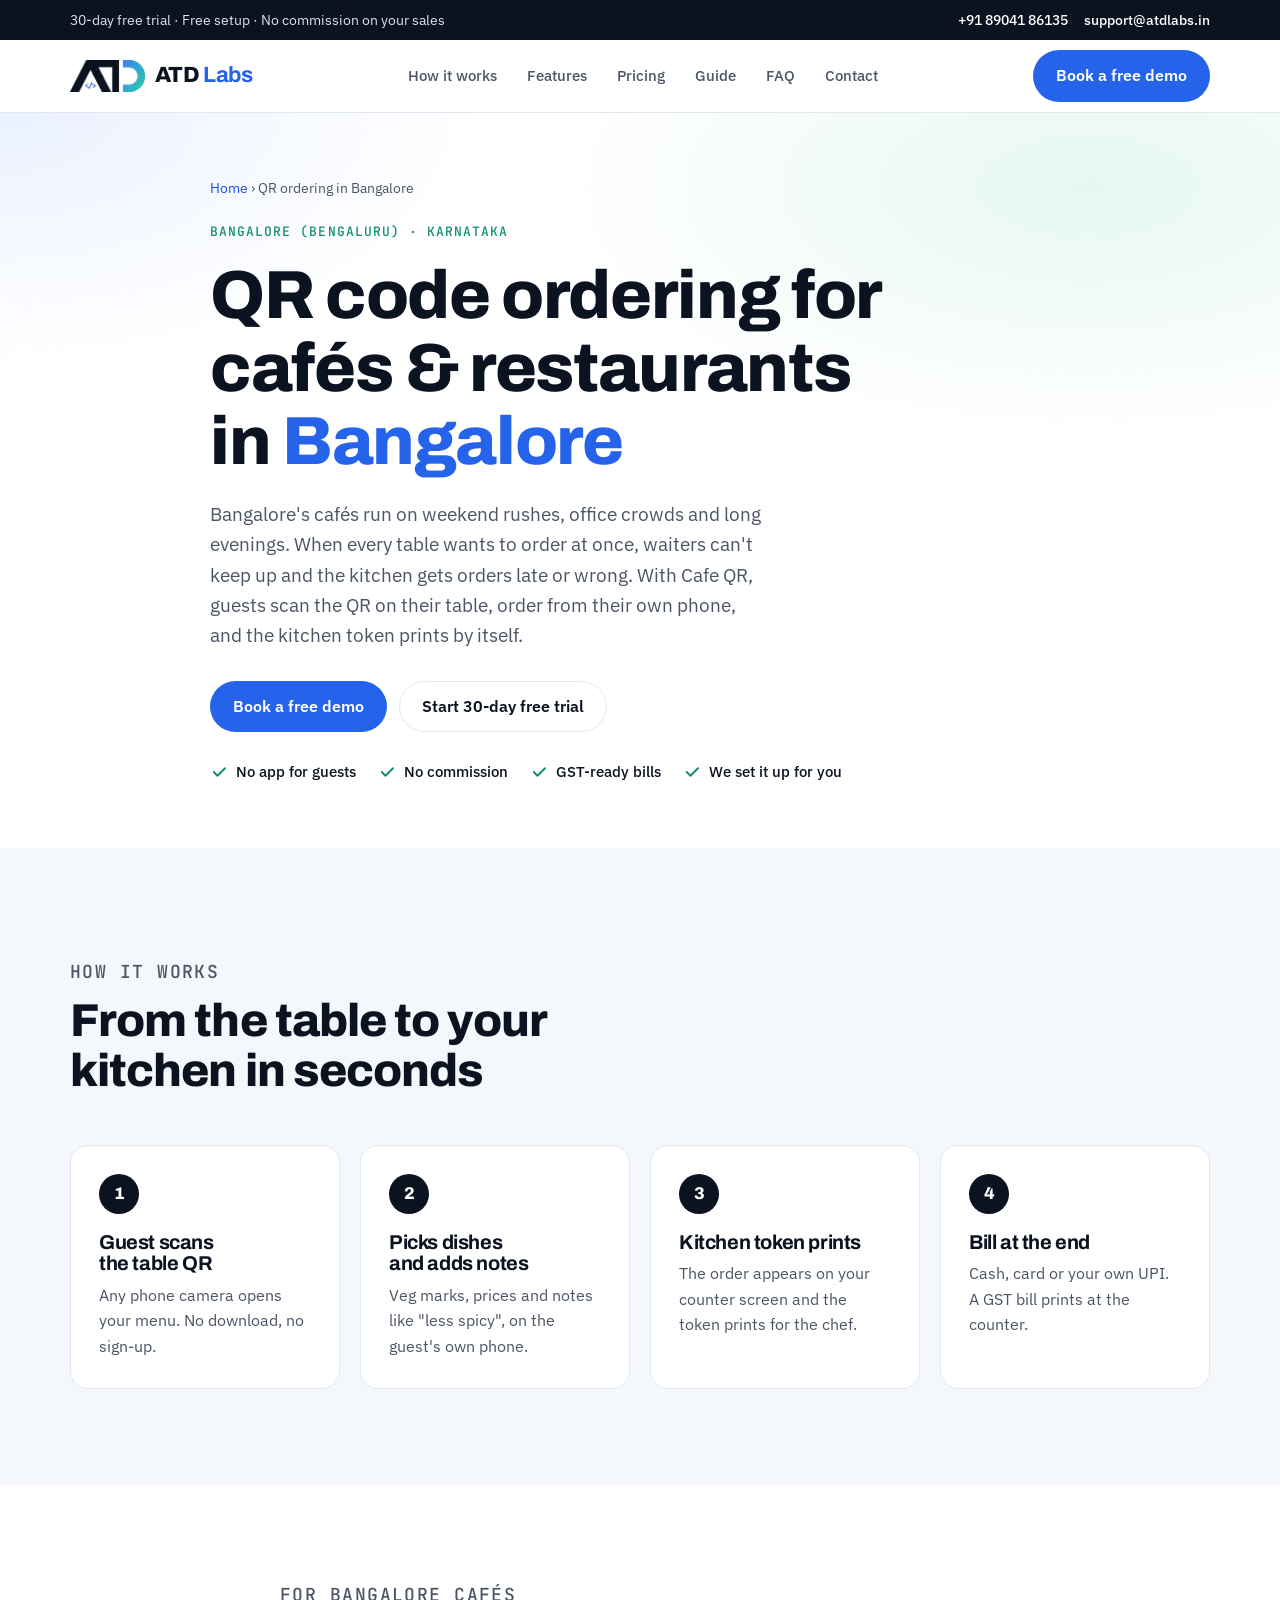
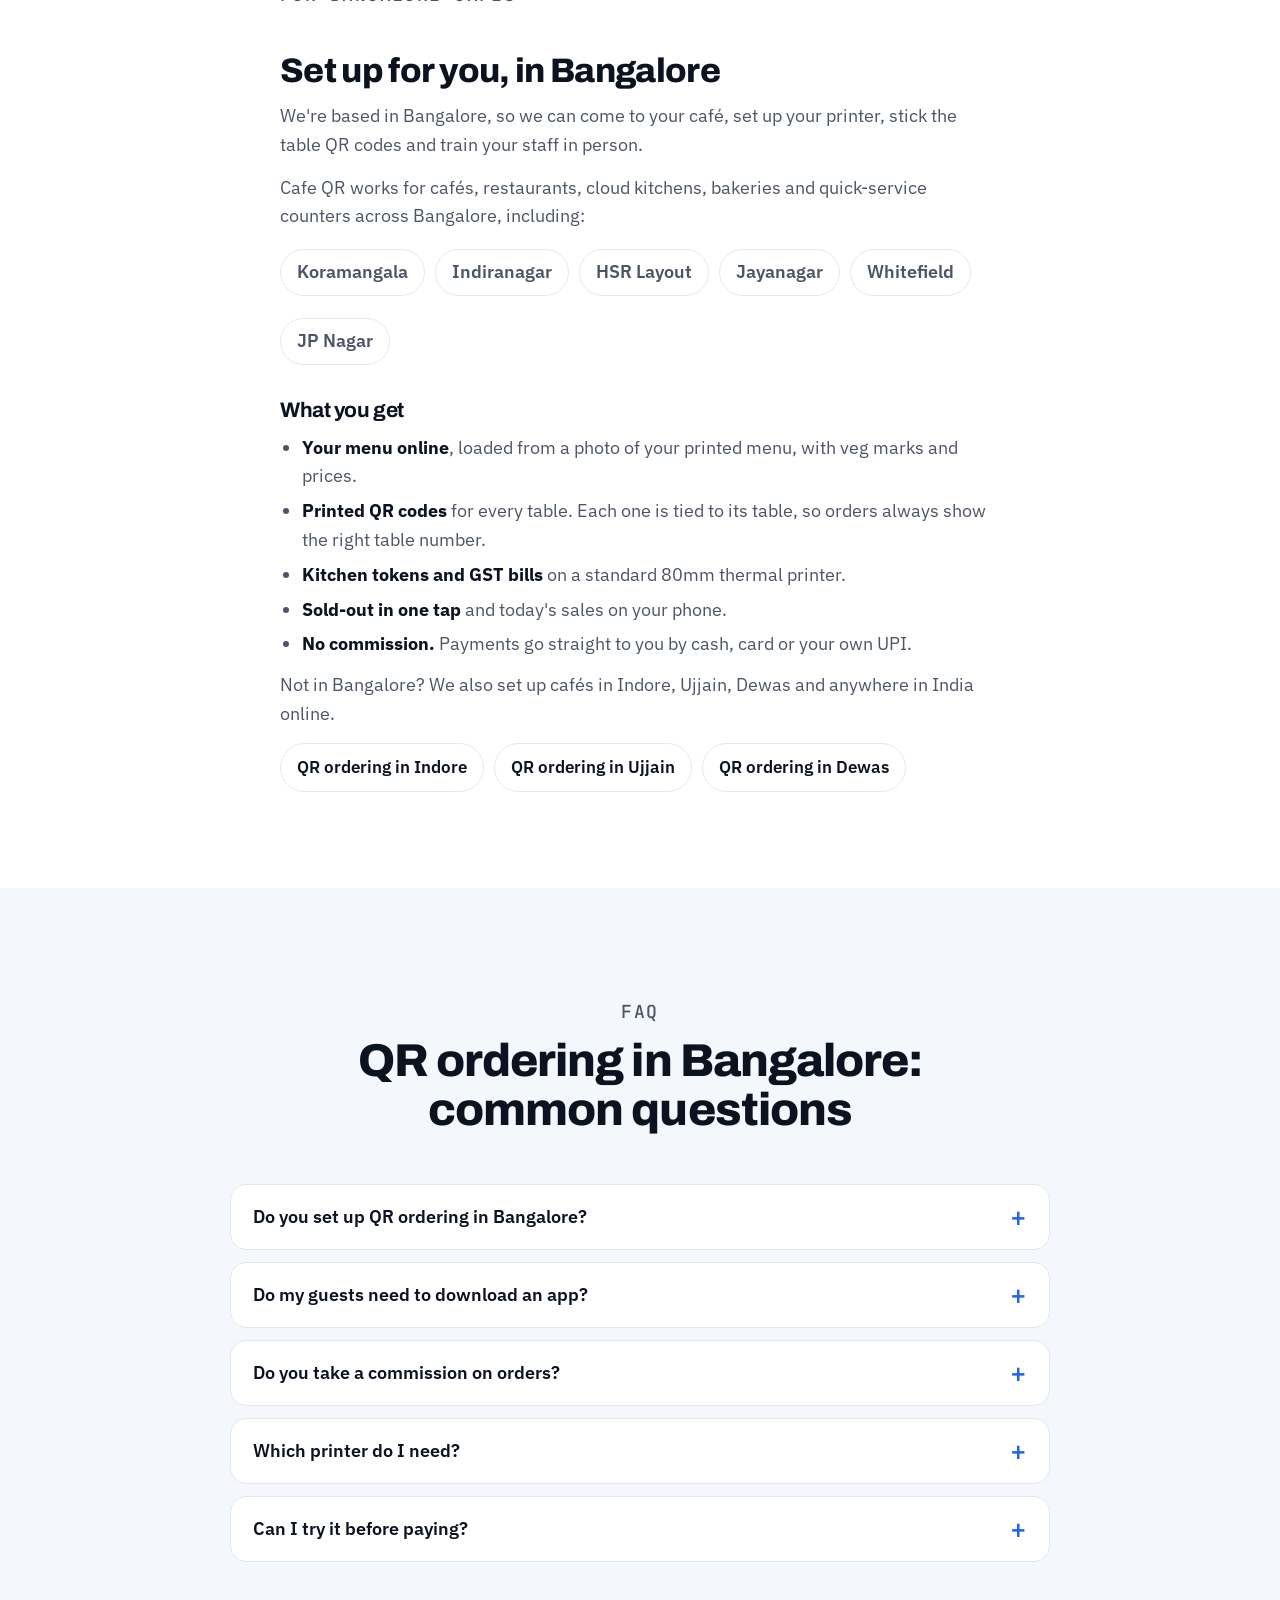
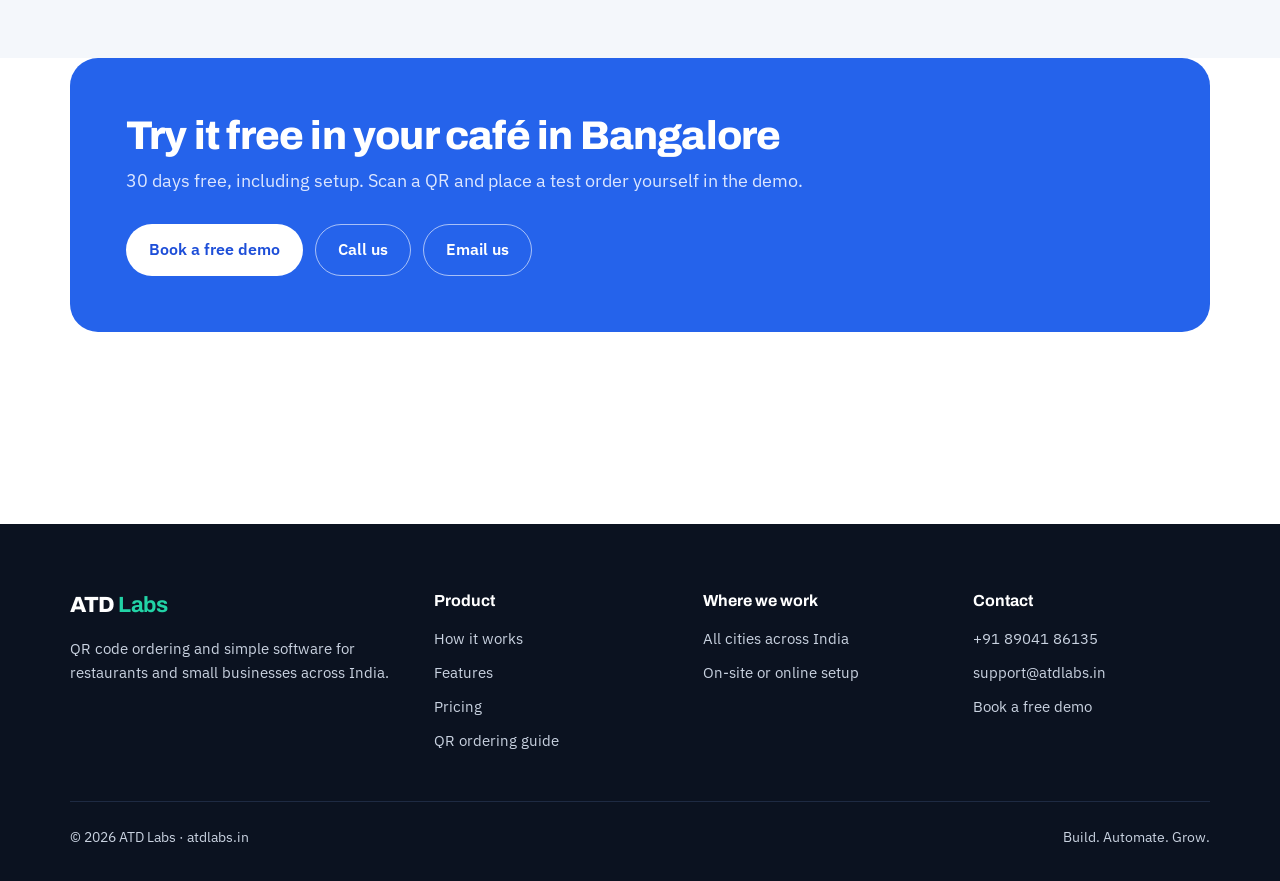
<file: qr-ordering-bangalore/index.html>
<!doctype html>
<html lang="en">
<head>
<meta charset="utf-8">
<meta name="viewport" content="width=device-width, initial-scale=1, viewport-fit=cover">
<title>QR Code Ordering for Restaurants &amp; Cafés in Bangalore | ATD Labs</title>
<meta name="description" content="QR table ordering for cafés and restaurants in Bangalore. Guests scan, order from their phone and the kitchen token prints. No app, no commission. 30-day free trial.">
<link rel="canonical" href="https://www.atdlabs.in/qr-ordering-bangalore/">
<meta name="robots" content="index, follow">
<link rel="icon" type="image/png" href="/logo-mark.png">
<meta property="og:type" content="website">
<meta property="og:site_name" content="ATD Labs">
<meta property="og:url" content="https://www.atdlabs.in/qr-ordering-bangalore/">
<meta property="og:title" content="QR Code Ordering for Restaurants &amp; Cafés in Bangalore | ATD Labs">
<meta property="og:description" content="QR table ordering for cafés and restaurants in Bangalore. Guests scan, order from their phone and the kitchen token prints. No app, no commission. 30-day free trial.">
<meta property="og:image" content="https://www.atdlabs.in/og-image.png">
<meta property="og:locale" content="en_IN">
<meta name="twitter:card" content="summary_large_image">
<script type="application/ld+json">
{"@context": "https://schema.org", "@graph": [{"@type": "Service", "name": "QR code ordering for restaurants in Bangalore", "serviceType": "QR code table ordering software", "provider": {"@type": "Organization", "name": "ATD Labs", "url": "https://www.atdlabs.in/", "email": "support@atdlabs.in", "telephone": "+91-8904186135"}, "areaServed": {"@type": "City", "name": "Bangalore", "containedInPlace": {"@type": "State", "name": "Karnataka"}}, "url": "https://www.atdlabs.in/qr-ordering-bangalore/"}, {"@type": "BreadcrumbList", "itemListElement": [{"@type": "ListItem", "position": 1, "name": "Home", "item": "https://www.atdlabs.in/"}, {"@type": "ListItem", "position": 2, "name": "QR ordering in Bangalore", "item": "https://www.atdlabs.in/qr-ordering-bangalore/"}]}, {"@type": "FAQPage", "mainEntity": [{"@type": "Question", "name": "Do you set up QR ordering in Bangalore?", "acceptedAnswer": {"@type": "Answer", "text": "Yes. We're in Bangalore and set up cafés here in person."}}, {"@type": "Question", "name": "Do my guests need to download an app?", "acceptedAnswer": {"@type": "Answer", "text": "No. Guests scan the table QR with their phone camera and the menu opens in the browser."}}, {"@type": "Question", "name": "Do you take a commission on orders?", "acceptedAnswer": {"@type": "Answer", "text": "No. You pay a small monthly fee. Guests pay you directly by cash, card or your own UPI."}}, {"@type": "Question", "name": "Which printer do I need?", "acceptedAnswer": {"@type": "Answer", "text": "A standard 80mm thermal printer prints kitchen tokens and GST bills. If you already have one, we set it up for you."}}, {"@type": "Question", "name": "Can I try it before paying?", "acceptedAnswer": {"@type": "Answer", "text": "Yes. The first 30 days are free, including setup."}}]}]}
</script>
<link rel="preconnect" href="https://fonts.googleapis.com">
<link rel="preconnect" href="https://fonts.gstatic.com" crossorigin>
<link rel="stylesheet" href="https://fonts.googleapis.com/css2?family=Archivo:wght@600;700;800&family=IBM+Plex+Sans:wght@400;500;600&family=JetBrains+Mono:wght@500&display=swap">
<link rel="stylesheet" href="/assets/site.css">
<style>
.hero.sub .wrap{grid-template-columns:1fr;max-width:900px;padding-top:64px;padding-bottom:64px}
.crumbs{font-size:14px;color:var(--muted);margin-bottom:18px}
.crumbs a{color:var(--blue-d);text-decoration:none}
.prose ul.areas{padding-left:0}
.areas{display:flex;flex-wrap:wrap;gap:10px;list-style:none;margin:20px 0 0;padding:0}
.areas li{font-weight:600;font-size:15px;padding:8px 16px;border-radius:999px;background:#fff;border:1px solid var(--line)}
.prose{max-width:760px}
.prose h2{font-size:clamp(26px,3vw,34px);font-weight:800;margin:44px 0 12px}
.prose h3{font-size:21px;font-weight:700;margin:28px 0 8px}
.prose p,.prose li{color:var(--muted);font-size:18px}
.prose p+p{margin-top:14px}
.prose ul{padding-left:22px;margin:12px 0}
.prose li{margin:6px 0}
.prose strong{color:var(--ink)}
.prose table{width:100%;border-collapse:collapse;margin:18px 0;font-size:16px}
.prose th,.prose td{text-align:left;padding:12px 14px;border-bottom:1px solid var(--line);vertical-align:top}
.prose th{background:var(--soft);font-family:var(--display)}
.tablewrap{overflow-x:auto}
.cities{display:flex;flex-wrap:wrap;gap:10px;margin-top:14px}
.cities a{text-decoration:none;font-weight:600;padding:10px 16px;border-radius:999px;border:1px solid var(--line);background:#fff}
.cities a:hover{border-color:var(--ink)}
@media (min-width:861px){footer .cols{grid-template-columns:1.4fr 1fr 1fr 1fr}}
</style>
</head>
<body>
<div class="topbar"><div class="wrap"><span>30-day free trial · Free setup · No commission on your sales</span><div style="display:flex;gap:16px"><a href="tel:+918904186135">+91 89041 86135</a><a href="mailto:support@atdlabs.in">support@atdlabs.in</a></div></div></div>
<header class="site"><div class="wrap">
  <a class="brand" href="/" aria-label="ATD Labs home"><img src="/logo-mark.png" alt="" width="75" height="32"><span>ATD <b>Labs</b></span></a>
  <nav class="main" id="nav" aria-label="Main">
    <a href="/#how">How it works</a><a href="/#features">Features</a><a href="/#pricing">Pricing</a><a href="/guides/qr-code-ordering-for-restaurants/">Guide</a><a href="/#faq">FAQ</a><a href="/#contact">Contact</a>
  </nav>
  <div style="display:flex;gap:10px;align-items:center">
    <a class="btn btn-primary hdr-cta" href="/#contact">Book a free demo</a>
    <button class="menu-btn" id="menu-btn" aria-label="Open menu" aria-expanded="false" aria-controls="nav"><svg width="22" height="22" viewBox="0 0 24 24" fill="none" stroke="currentColor" stroke-width="2" stroke-linecap="round" aria-hidden="true"><path d="M4 7h16M4 12h16M4 17h16"/></svg></button>
  </div>
</div></header>

<main id="top">
  <section class="hero sub"><div class="wrap"><div>
    <p class="crumbs"><a href="/">Home</a> › QR ordering in Bangalore</p>
    <p class="eyebrow">Bangalore (Bengaluru) · Karnataka</p>
    <h1 style="margin-top:14px">QR code ordering for cafés &amp; restaurants in <em>Bangalore</em></h1>
    <p class="lede">Bangalore's cafés run on weekend rushes, office crowds and long evenings. When every table wants to order at once, waiters can't keep up and the kitchen gets orders late or wrong. With Cafe QR, guests scan the QR on their table, order from their own phone, and the kitchen token prints by itself.</p>
    <div class="cta"><a class="btn btn-primary" href="/#contact">Book a free demo</a><a class="btn btn-ghost" href="/#pricing">Start 30-day free trial</a></div>
    <ul class="ticks"><li><svg width="18" height="18" viewBox="0 0 24 24" fill="none" stroke="currentColor" stroke-width="2.6" stroke-linecap="round" stroke-linejoin="round" aria-hidden="true"><path d="M5 12l5 5L20 7"/></svg>No app for guests</li><li><svg width="18" height="18" viewBox="0 0 24 24" fill="none" stroke="currentColor" stroke-width="2.6" stroke-linecap="round" stroke-linejoin="round" aria-hidden="true"><path d="M5 12l5 5L20 7"/></svg>No commission</li><li><svg width="18" height="18" viewBox="0 0 24 24" fill="none" stroke="currentColor" stroke-width="2.6" stroke-linecap="round" stroke-linejoin="round" aria-hidden="true"><path d="M5 12l5 5L20 7"/></svg>GST-ready bills</li><li><svg width="18" height="18" viewBox="0 0 24 24" fill="none" stroke="currentColor" stroke-width="2.6" stroke-linecap="round" stroke-linejoin="round" aria-hidden="true"><path d="M5 12l5 5L20 7"/></svg>We set it up for you</li></ul>
  </div></div></section>

  <section class="band alt"><div class="wrap">
    <div class="head"><p class="eyebrow">How it works</p><h2>From the table to your kitchen in seconds</h2></div>
    <ol class="steps">
      <li><h3>Guest scans the table QR</h3><p>Any phone camera opens your menu. No download, no sign-up.</p></li>
      <li><h3>Picks dishes and adds notes</h3><p>Veg marks, prices and notes like "less spicy", on the guest's own phone.</p></li>
      <li><h3>Kitchen token prints</h3><p>The order appears on your counter screen and the token prints for the chef.</p></li>
      <li><h3>Bill at the end</h3><p>Cash, card or your own UPI. A GST bill prints at the counter.</p></li>
    </ol>
  </div></section>

  <section class="band"><div class="wrap prose">
    <p class="eyebrow">For Bangalore cafés</p>
    <h2>Set up for you, in Bangalore</h2>
    <p>We're based in Bangalore, so we can come to your café, set up your printer, stick the table QR codes and train your staff in person.</p>
    <p>Cafe QR works for cafés, restaurants, cloud kitchens, bakeries and quick-service counters across Bangalore, including:</p>
    <ul class="areas"><li>Koramangala</li><li>Indiranagar</li><li>HSR Layout</li><li>Jayanagar</li><li>Whitefield</li><li>JP Nagar</li></ul>
    <h3>What you get</h3>
    <ul>
      <li><strong>Your menu online</strong>, loaded from a photo of your printed menu, with veg marks and prices.</li>
      <li><strong>Printed QR codes</strong> for every table. Each one is tied to its table, so orders always show the right table number.</li>
      <li><strong>Kitchen tokens and GST bills</strong> on a standard 80mm thermal printer.</li>
      <li><strong>Sold-out in one tap</strong> and today's sales on your phone.</li>
      <li><strong>No commission.</strong> Payments go straight to you by cash, card or your own UPI.</li>
    </ul>
    <p>Not in Bangalore? We also set up cafés in Indore, Ujjain, Dewas and anywhere in India online.</p>
    <div class="cities"><a href="/qr-ordering-indore/">QR ordering in Indore</a><a href="/qr-ordering-ujjain/">QR ordering in Ujjain</a><a href="/qr-ordering-dewas/">QR ordering in Dewas</a></div>
  </div></section>

  <section class="band alt"><div class="wrap">
    <div class="head center"><p class="eyebrow">FAQ</p><h2>QR ordering in Bangalore: common questions</h2></div>
    <div class="faq"><details><summary>Do you set up QR ordering in Bangalore?</summary><p>Yes. We're in Bangalore and set up cafés here in person.</p></details><details><summary>Do my guests need to download an app?</summary><p>No. Guests scan the table QR with their phone camera and the menu opens in the browser.</p></details><details><summary>Do you take a commission on orders?</summary><p>No. You pay a small monthly fee. Guests pay you directly by cash, card or your own UPI.</p></details><details><summary>Which printer do I need?</summary><p>A standard 80mm thermal printer prints kitchen tokens and GST bills. If you already have one, we set it up for you.</p></details><details><summary>Can I try it before paying?</summary><p>Yes. The first 30 days are free, including setup.</p></details></div>
  </div></section>
  
<section class="band" style="padding-top:0"><div class="wrap"><div class="ctaband">
  <div><h2>Try it free in your café in Bangalore</h2><p>30 days free, including setup. Scan a QR and place a test order yourself in the demo.</p></div>
  <div style="display:flex;gap:12px;flex-wrap:wrap"><a class="btn btn-primary" href="/#contact">Book a free demo</a><a class="btn btn-ghost" href="tel:+918904186135">Call us</a><a class="btn btn-ghost" href="mailto:support@atdlabs.in">Email us</a></div>
</div></div></section>
</main>
<footer><div class="wrap">
  <div class="cols">
    <div><a class="brand" href="/"><span>ATD <b>Labs</b></span></a><p class="about">QR code ordering and simple software for restaurants and small businesses across India.</p></div>
    <div><h4>Product</h4><ul><li><a href="/#how">How it works</a></li><li><a href="/#features">Features</a></li><li><a href="/#pricing">Pricing</a></li><li><a href="/guides/qr-code-ordering-for-restaurants/">QR ordering guide</a></li></ul></div>
    <div><h4>Where we work</h4><ul><li>All cities across India</li><li>On-site or online setup</li></ul></div>
    <div><h4>Contact</h4><ul><li><a href="tel:+918904186135">+91 89041 86135</a></li><li><a href="mailto:support@atdlabs.in">support@atdlabs.in</a></li><li><a href="/#contact">Book a free demo</a></li></ul></div>
  </div>
  <div class="base"><span>© 2026 ATD Labs · atdlabs.in</span><span>Build. Automate. Grow.</span></div>
</div></footer>
<script>
const b=document.getElementById("menu-btn"),n=document.getElementById("nav");
b.addEventListener("click",()=>{const o=n.classList.toggle("open");b.setAttribute("aria-expanded",o)});
</script>
</body>
</html>
</file>
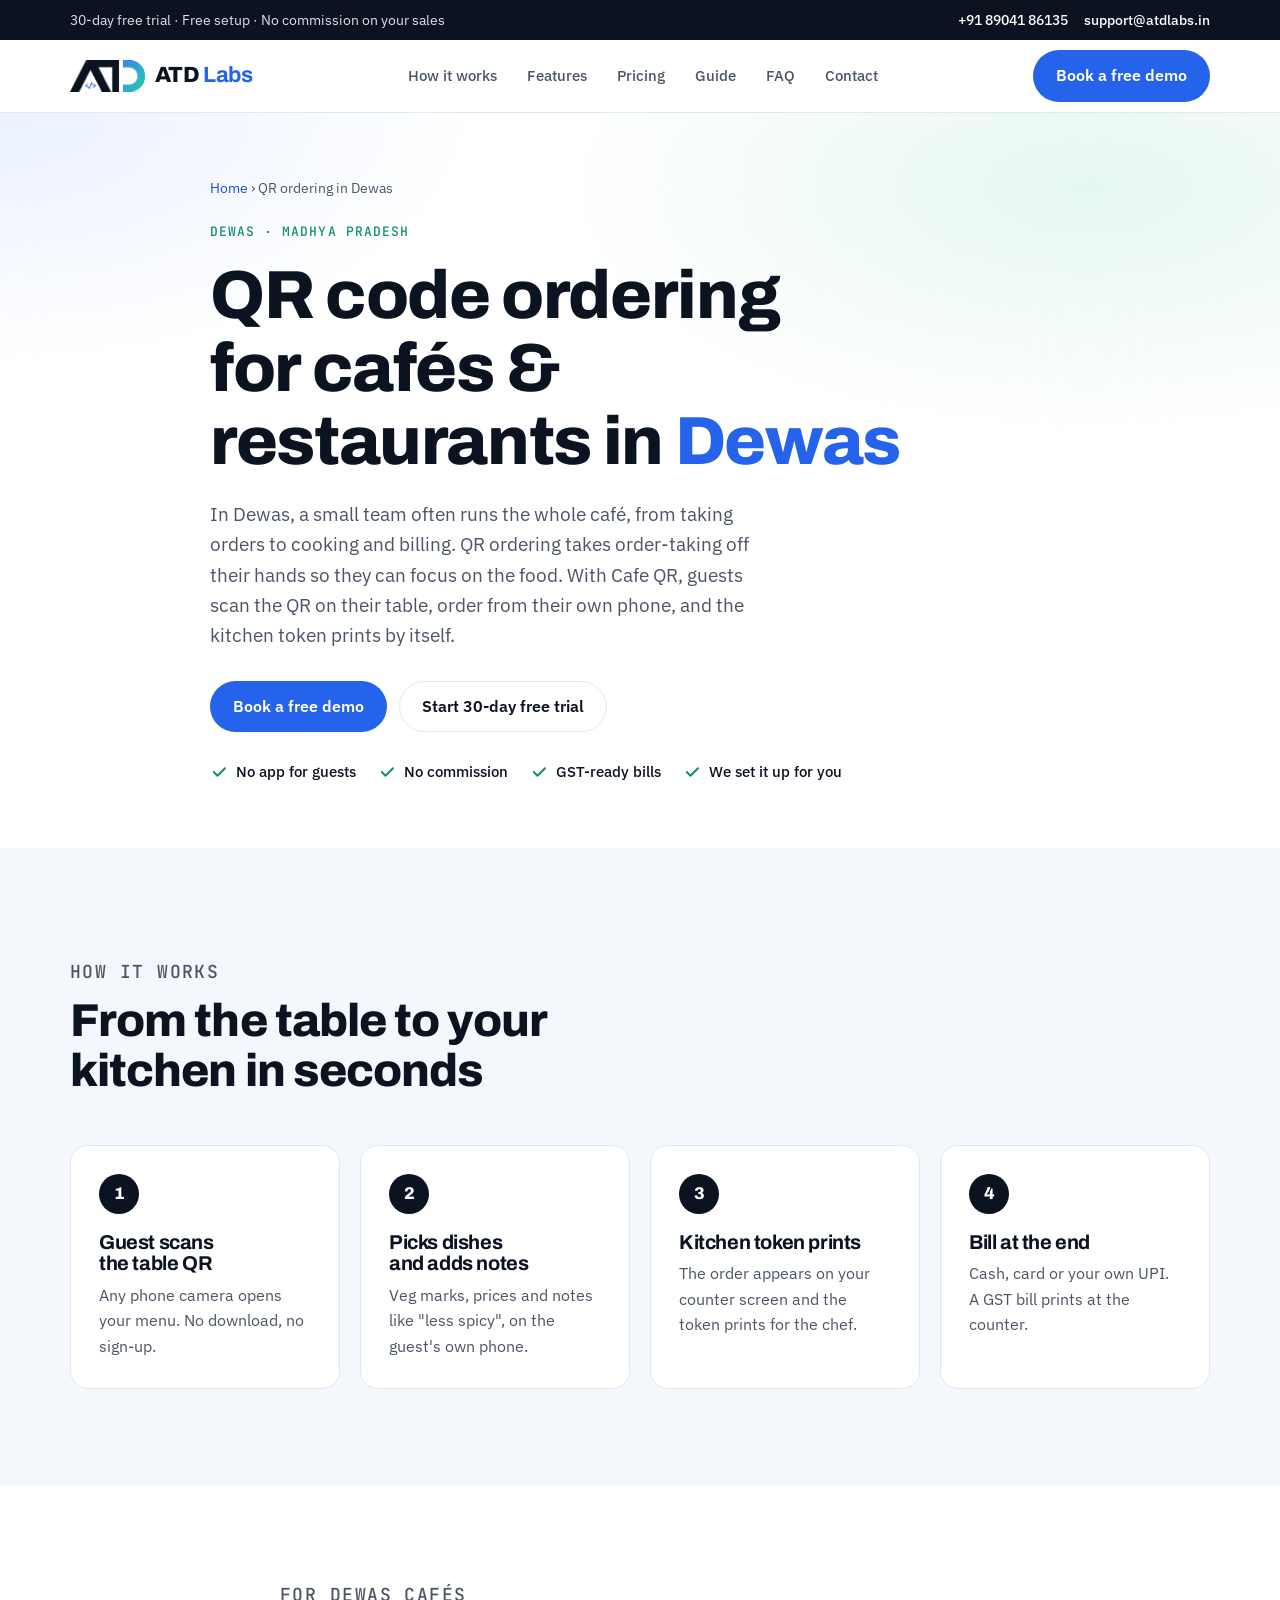
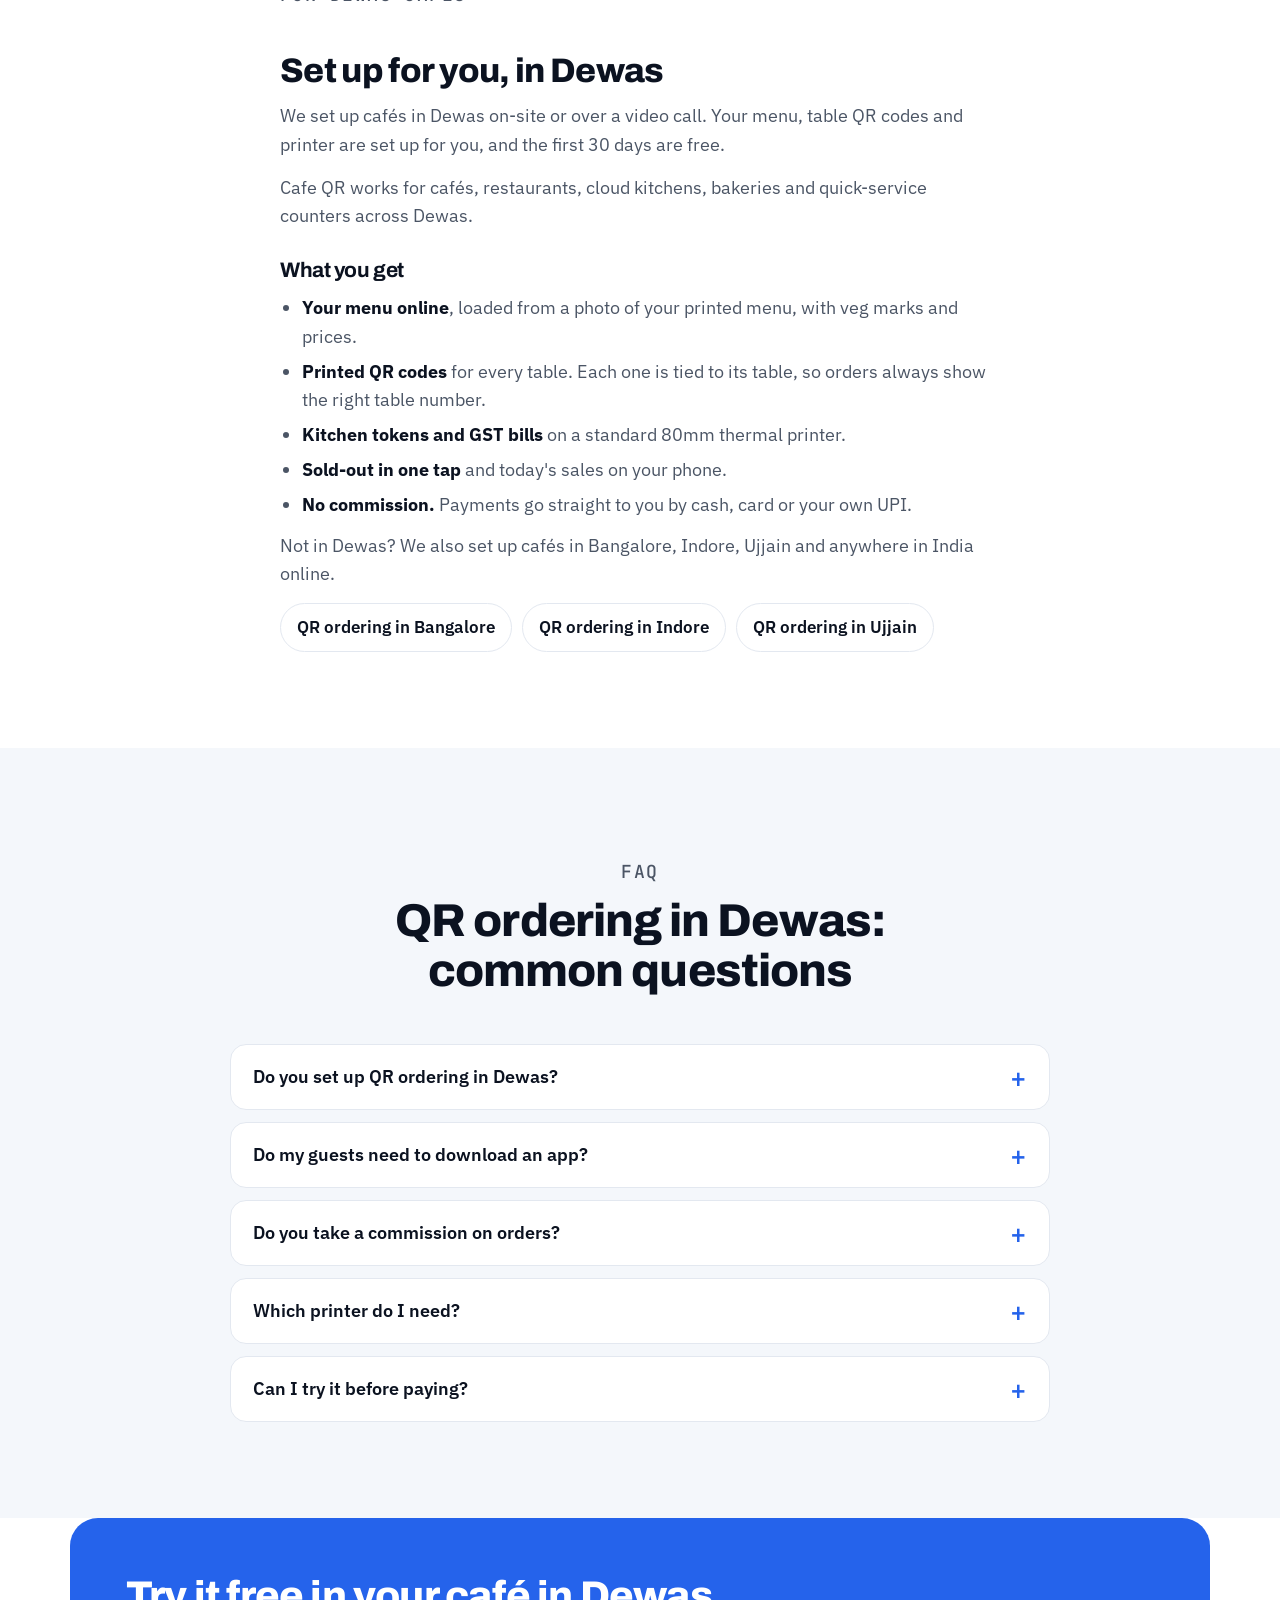
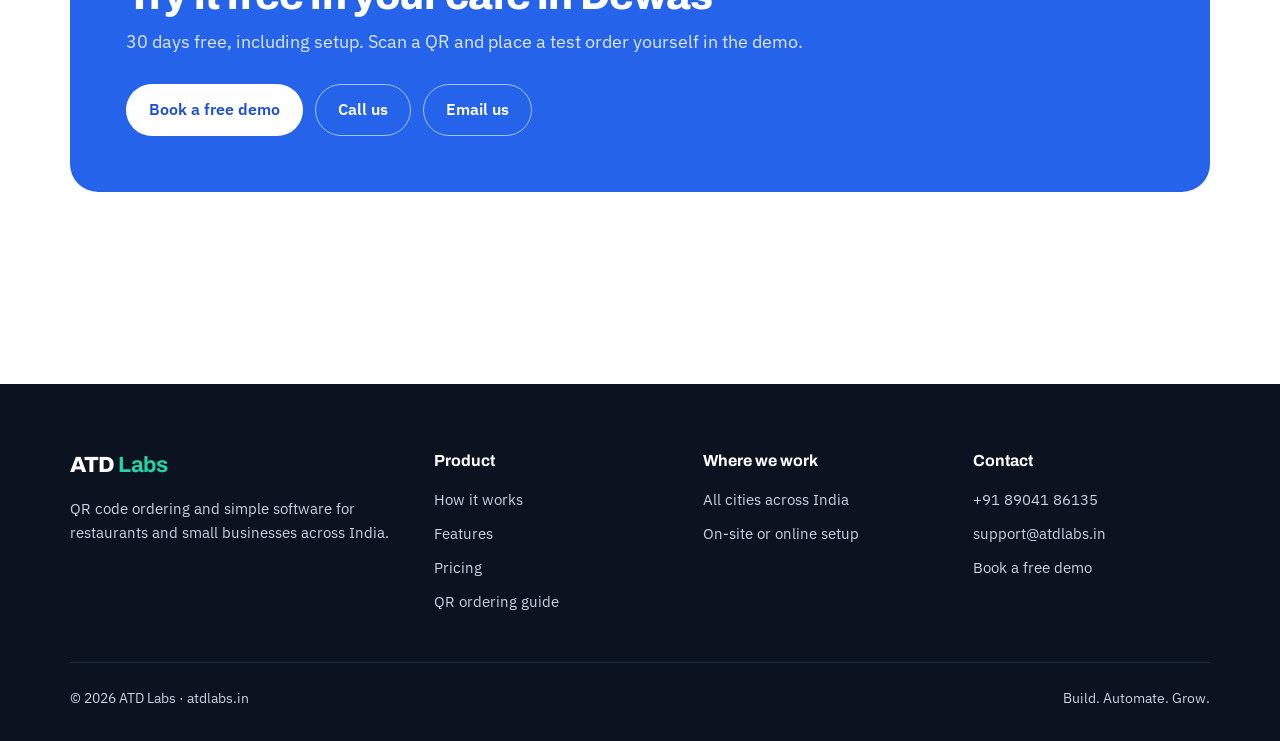
<file: qr-ordering-dewas/index.html>
<!doctype html>
<html lang="en">
<head>
<meta charset="utf-8">
<meta name="viewport" content="width=device-width, initial-scale=1, viewport-fit=cover">
<title>QR Code Ordering for Restaurants &amp; Cafés in Dewas | ATD Labs</title>
<meta name="description" content="QR table ordering for cafés and restaurants in Dewas. Guests scan, order from their phone and the kitchen token prints. No app, no commission. 30-day free trial.">
<link rel="canonical" href="https://www.atdlabs.in/qr-ordering-dewas/">
<meta name="robots" content="index, follow">
<link rel="icon" type="image/png" href="/logo-mark.png">
<meta property="og:type" content="website">
<meta property="og:site_name" content="ATD Labs">
<meta property="og:url" content="https://www.atdlabs.in/qr-ordering-dewas/">
<meta property="og:title" content="QR Code Ordering for Restaurants &amp; Cafés in Dewas | ATD Labs">
<meta property="og:description" content="QR table ordering for cafés and restaurants in Dewas. Guests scan, order from their phone and the kitchen token prints. No app, no commission. 30-day free trial.">
<meta property="og:image" content="https://www.atdlabs.in/og-image.png">
<meta property="og:locale" content="en_IN">
<meta name="twitter:card" content="summary_large_image">
<script type="application/ld+json">
{"@context": "https://schema.org", "@graph": [{"@type": "Service", "name": "QR code ordering for restaurants in Dewas", "serviceType": "QR code table ordering software", "provider": {"@type": "Organization", "name": "ATD Labs", "url": "https://www.atdlabs.in/", "email": "support@atdlabs.in", "telephone": "+91-8904186135"}, "areaServed": {"@type": "City", "name": "Dewas", "containedInPlace": {"@type": "State", "name": "Madhya Pradesh"}}, "url": "https://www.atdlabs.in/qr-ordering-dewas/"}, {"@type": "BreadcrumbList", "itemListElement": [{"@type": "ListItem", "position": 1, "name": "Home", "item": "https://www.atdlabs.in/"}, {"@type": "ListItem", "position": 2, "name": "QR ordering in Dewas", "item": "https://www.atdlabs.in/qr-ordering-dewas/"}]}, {"@type": "FAQPage", "mainEntity": [{"@type": "Question", "name": "Do you set up QR ordering in Dewas?", "acceptedAnswer": {"@type": "Answer", "text": "Yes. We set up in Dewas on-site or over a video call."}}, {"@type": "Question", "name": "Do my guests need to download an app?", "acceptedAnswer": {"@type": "Answer", "text": "No. Guests scan the table QR with their phone camera and the menu opens in the browser."}}, {"@type": "Question", "name": "Do you take a commission on orders?", "acceptedAnswer": {"@type": "Answer", "text": "No. You pay a small monthly fee. Guests pay you directly by cash, card or your own UPI."}}, {"@type": "Question", "name": "Which printer do I need?", "acceptedAnswer": {"@type": "Answer", "text": "A standard 80mm thermal printer prints kitchen tokens and GST bills. If you already have one, we set it up for you."}}, {"@type": "Question", "name": "Can I try it before paying?", "acceptedAnswer": {"@type": "Answer", "text": "Yes. The first 30 days are free, including setup."}}]}]}
</script>
<link rel="preconnect" href="https://fonts.googleapis.com">
<link rel="preconnect" href="https://fonts.gstatic.com" crossorigin>
<link rel="stylesheet" href="https://fonts.googleapis.com/css2?family=Archivo:wght@600;700;800&family=IBM+Plex+Sans:wght@400;500;600&family=JetBrains+Mono:wght@500&display=swap">
<link rel="stylesheet" href="/assets/site.css">
<style>
.hero.sub .wrap{grid-template-columns:1fr;max-width:900px;padding-top:64px;padding-bottom:64px}
.crumbs{font-size:14px;color:var(--muted);margin-bottom:18px}
.crumbs a{color:var(--blue-d);text-decoration:none}
.prose ul.areas{padding-left:0}
.areas{display:flex;flex-wrap:wrap;gap:10px;list-style:none;margin:20px 0 0;padding:0}
.areas li{font-weight:600;font-size:15px;padding:8px 16px;border-radius:999px;background:#fff;border:1px solid var(--line)}
.prose{max-width:760px}
.prose h2{font-size:clamp(26px,3vw,34px);font-weight:800;margin:44px 0 12px}
.prose h3{font-size:21px;font-weight:700;margin:28px 0 8px}
.prose p,.prose li{color:var(--muted);font-size:18px}
.prose p+p{margin-top:14px}
.prose ul{padding-left:22px;margin:12px 0}
.prose li{margin:6px 0}
.prose strong{color:var(--ink)}
.prose table{width:100%;border-collapse:collapse;margin:18px 0;font-size:16px}
.prose th,.prose td{text-align:left;padding:12px 14px;border-bottom:1px solid var(--line);vertical-align:top}
.prose th{background:var(--soft);font-family:var(--display)}
.tablewrap{overflow-x:auto}
.cities{display:flex;flex-wrap:wrap;gap:10px;margin-top:14px}
.cities a{text-decoration:none;font-weight:600;padding:10px 16px;border-radius:999px;border:1px solid var(--line);background:#fff}
.cities a:hover{border-color:var(--ink)}
@media (min-width:861px){footer .cols{grid-template-columns:1.4fr 1fr 1fr 1fr}}
</style>
</head>
<body>
<div class="topbar"><div class="wrap"><span>30-day free trial · Free setup · No commission on your sales</span><div style="display:flex;gap:16px"><a href="tel:+918904186135">+91 89041 86135</a><a href="mailto:support@atdlabs.in">support@atdlabs.in</a></div></div></div>
<header class="site"><div class="wrap">
  <a class="brand" href="/" aria-label="ATD Labs home"><img src="/logo-mark.png" alt="" width="75" height="32"><span>ATD <b>Labs</b></span></a>
  <nav class="main" id="nav" aria-label="Main">
    <a href="/#how">How it works</a><a href="/#features">Features</a><a href="/#pricing">Pricing</a><a href="/guides/qr-code-ordering-for-restaurants/">Guide</a><a href="/#faq">FAQ</a><a href="/#contact">Contact</a>
  </nav>
  <div style="display:flex;gap:10px;align-items:center">
    <a class="btn btn-primary hdr-cta" href="/#contact">Book a free demo</a>
    <button class="menu-btn" id="menu-btn" aria-label="Open menu" aria-expanded="false" aria-controls="nav"><svg width="22" height="22" viewBox="0 0 24 24" fill="none" stroke="currentColor" stroke-width="2" stroke-linecap="round" aria-hidden="true"><path d="M4 7h16M4 12h16M4 17h16"/></svg></button>
  </div>
</div></header>

<main id="top">
  <section class="hero sub"><div class="wrap"><div>
    <p class="crumbs"><a href="/">Home</a> › QR ordering in Dewas</p>
    <p class="eyebrow">Dewas · Madhya Pradesh</p>
    <h1 style="margin-top:14px">QR code ordering for cafés &amp; restaurants in <em>Dewas</em></h1>
    <p class="lede">In Dewas, a small team often runs the whole café, from taking orders to cooking and billing. QR ordering takes order-taking off their hands so they can focus on the food. With Cafe QR, guests scan the QR on their table, order from their own phone, and the kitchen token prints by itself.</p>
    <div class="cta"><a class="btn btn-primary" href="/#contact">Book a free demo</a><a class="btn btn-ghost" href="/#pricing">Start 30-day free trial</a></div>
    <ul class="ticks"><li><svg width="18" height="18" viewBox="0 0 24 24" fill="none" stroke="currentColor" stroke-width="2.6" stroke-linecap="round" stroke-linejoin="round" aria-hidden="true"><path d="M5 12l5 5L20 7"/></svg>No app for guests</li><li><svg width="18" height="18" viewBox="0 0 24 24" fill="none" stroke="currentColor" stroke-width="2.6" stroke-linecap="round" stroke-linejoin="round" aria-hidden="true"><path d="M5 12l5 5L20 7"/></svg>No commission</li><li><svg width="18" height="18" viewBox="0 0 24 24" fill="none" stroke="currentColor" stroke-width="2.6" stroke-linecap="round" stroke-linejoin="round" aria-hidden="true"><path d="M5 12l5 5L20 7"/></svg>GST-ready bills</li><li><svg width="18" height="18" viewBox="0 0 24 24" fill="none" stroke="currentColor" stroke-width="2.6" stroke-linecap="round" stroke-linejoin="round" aria-hidden="true"><path d="M5 12l5 5L20 7"/></svg>We set it up for you</li></ul>
  </div></div></section>

  <section class="band alt"><div class="wrap">
    <div class="head"><p class="eyebrow">How it works</p><h2>From the table to your kitchen in seconds</h2></div>
    <ol class="steps">
      <li><h3>Guest scans the table QR</h3><p>Any phone camera opens your menu. No download, no sign-up.</p></li>
      <li><h3>Picks dishes and adds notes</h3><p>Veg marks, prices and notes like "less spicy", on the guest's own phone.</p></li>
      <li><h3>Kitchen token prints</h3><p>The order appears on your counter screen and the token prints for the chef.</p></li>
      <li><h3>Bill at the end</h3><p>Cash, card or your own UPI. A GST bill prints at the counter.</p></li>
    </ol>
  </div></section>

  <section class="band"><div class="wrap prose">
    <p class="eyebrow">For Dewas cafés</p>
    <h2>Set up for you, in Dewas</h2>
    <p>We set up cafés in Dewas on-site or over a video call. Your menu, table QR codes and printer are set up for you, and the first 30 days are free.</p>
    <p>Cafe QR works for cafés, restaurants, cloud kitchens, bakeries and quick-service counters across Dewas.</p>
    
    <h3>What you get</h3>
    <ul>
      <li><strong>Your menu online</strong>, loaded from a photo of your printed menu, with veg marks and prices.</li>
      <li><strong>Printed QR codes</strong> for every table. Each one is tied to its table, so orders always show the right table number.</li>
      <li><strong>Kitchen tokens and GST bills</strong> on a standard 80mm thermal printer.</li>
      <li><strong>Sold-out in one tap</strong> and today's sales on your phone.</li>
      <li><strong>No commission.</strong> Payments go straight to you by cash, card or your own UPI.</li>
    </ul>
    <p>Not in Dewas? We also set up cafés in Bangalore, Indore, Ujjain and anywhere in India online.</p>
    <div class="cities"><a href="/qr-ordering-bangalore/">QR ordering in Bangalore</a><a href="/qr-ordering-indore/">QR ordering in Indore</a><a href="/qr-ordering-ujjain/">QR ordering in Ujjain</a></div>
  </div></section>

  <section class="band alt"><div class="wrap">
    <div class="head center"><p class="eyebrow">FAQ</p><h2>QR ordering in Dewas: common questions</h2></div>
    <div class="faq"><details><summary>Do you set up QR ordering in Dewas?</summary><p>Yes. We set up in Dewas on-site or over a video call.</p></details><details><summary>Do my guests need to download an app?</summary><p>No. Guests scan the table QR with their phone camera and the menu opens in the browser.</p></details><details><summary>Do you take a commission on orders?</summary><p>No. You pay a small monthly fee. Guests pay you directly by cash, card or your own UPI.</p></details><details><summary>Which printer do I need?</summary><p>A standard 80mm thermal printer prints kitchen tokens and GST bills. If you already have one, we set it up for you.</p></details><details><summary>Can I try it before paying?</summary><p>Yes. The first 30 days are free, including setup.</p></details></div>
  </div></section>
  
<section class="band" style="padding-top:0"><div class="wrap"><div class="ctaband">
  <div><h2>Try it free in your café in Dewas</h2><p>30 days free, including setup. Scan a QR and place a test order yourself in the demo.</p></div>
  <div style="display:flex;gap:12px;flex-wrap:wrap"><a class="btn btn-primary" href="/#contact">Book a free demo</a><a class="btn btn-ghost" href="tel:+918904186135">Call us</a><a class="btn btn-ghost" href="mailto:support@atdlabs.in">Email us</a></div>
</div></div></section>
</main>
<footer><div class="wrap">
  <div class="cols">
    <div><a class="brand" href="/"><span>ATD <b>Labs</b></span></a><p class="about">QR code ordering and simple software for restaurants and small businesses across India.</p></div>
    <div><h4>Product</h4><ul><li><a href="/#how">How it works</a></li><li><a href="/#features">Features</a></li><li><a href="/#pricing">Pricing</a></li><li><a href="/guides/qr-code-ordering-for-restaurants/">QR ordering guide</a></li></ul></div>
    <div><h4>Where we work</h4><ul><li>All cities across India</li><li>On-site or online setup</li></ul></div>
    <div><h4>Contact</h4><ul><li><a href="tel:+918904186135">+91 89041 86135</a></li><li><a href="mailto:support@atdlabs.in">support@atdlabs.in</a></li><li><a href="/#contact">Book a free demo</a></li></ul></div>
  </div>
  <div class="base"><span>© 2026 ATD Labs · atdlabs.in</span><span>Build. Automate. Grow.</span></div>
</div></footer>
<script>
const b=document.getElementById("menu-btn"),n=document.getElementById("nav");
b.addEventListener("click",()=>{const o=n.classList.toggle("open");b.setAttribute("aria-expanded",o)});
</script>
</body>
</html>
</file>
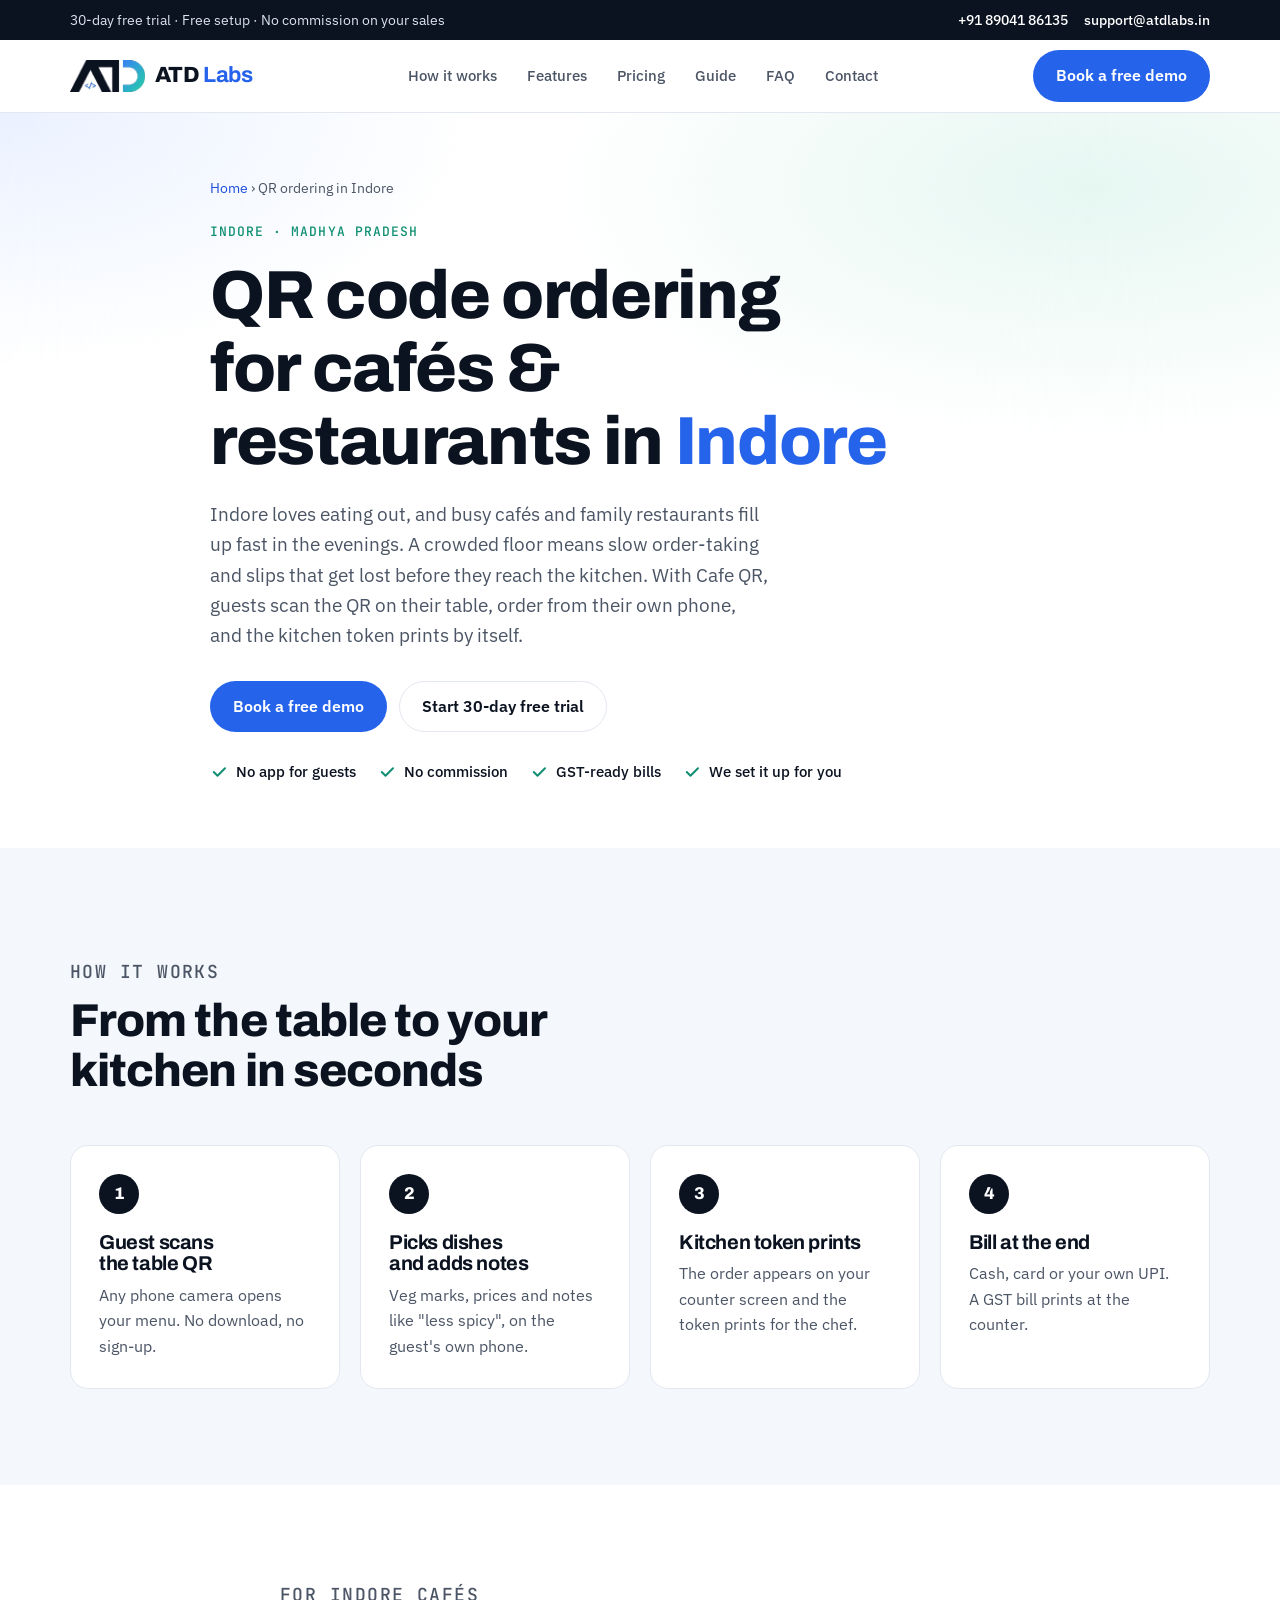
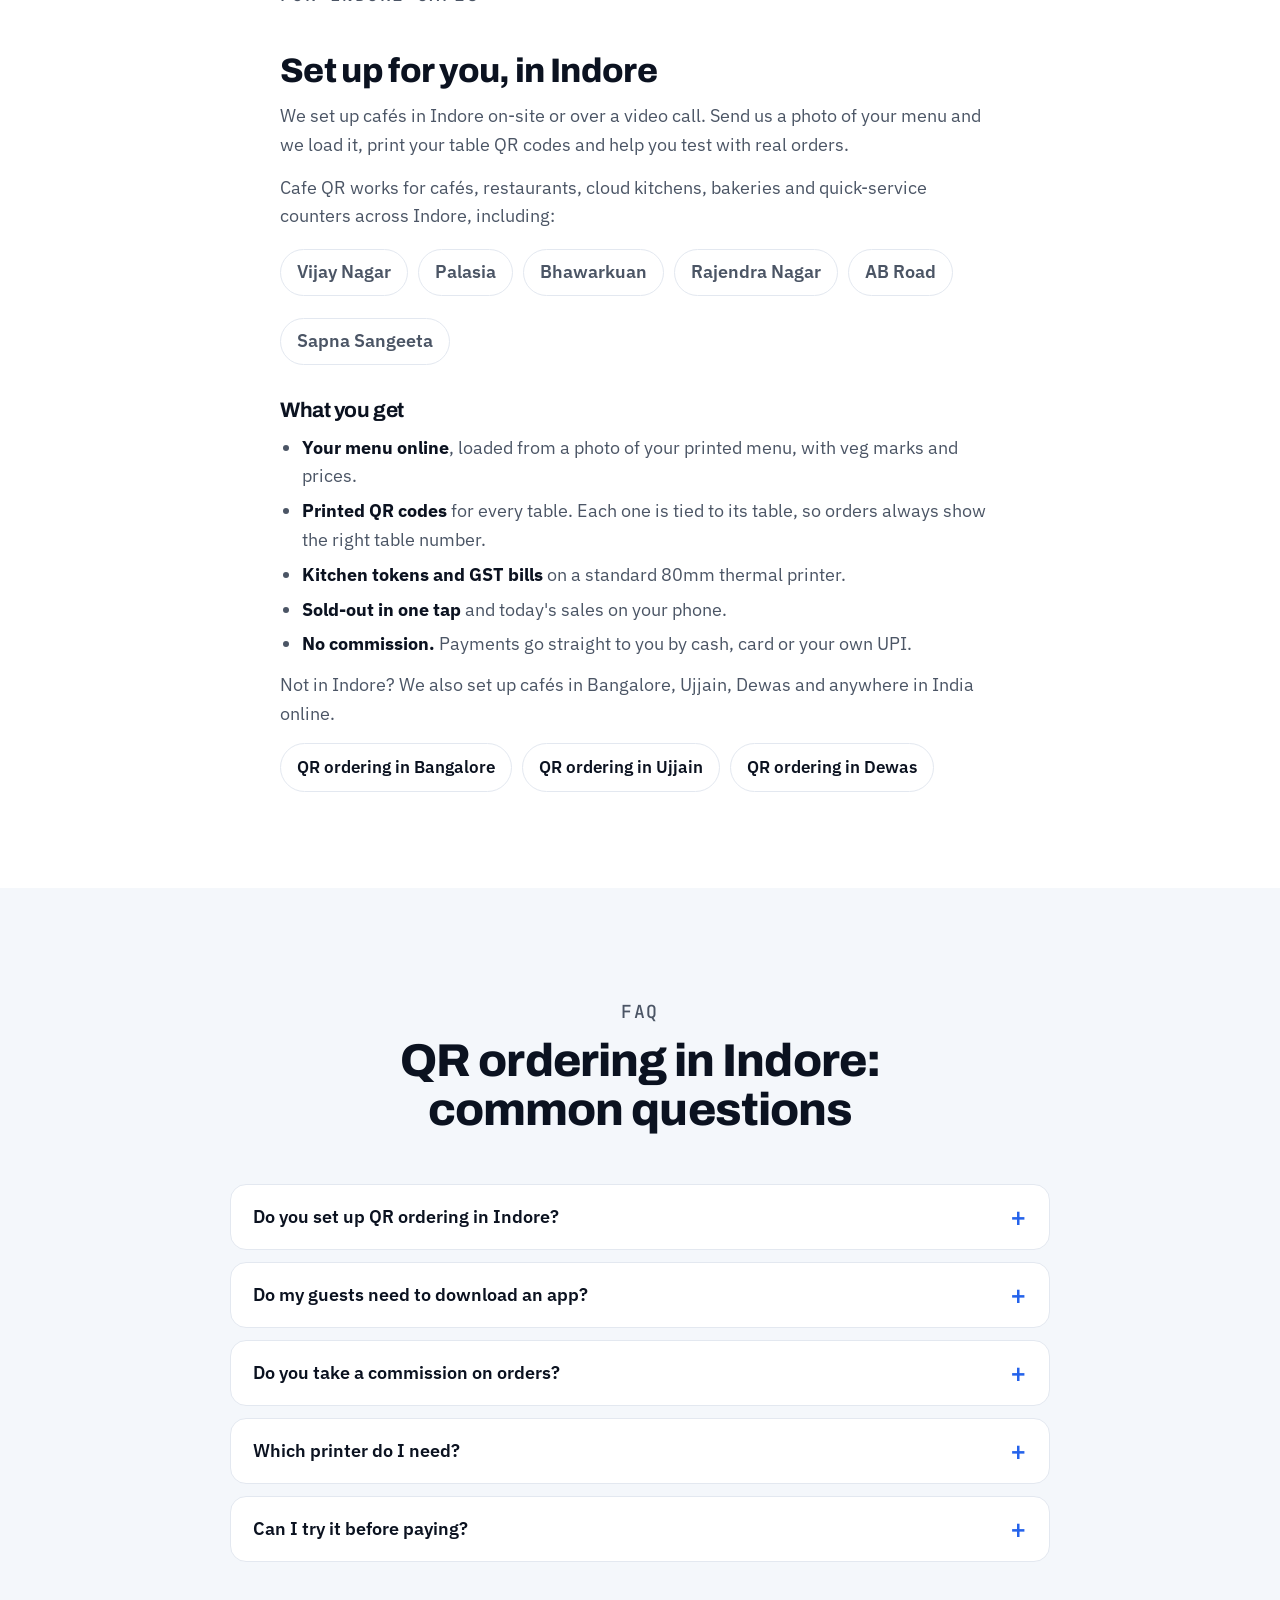
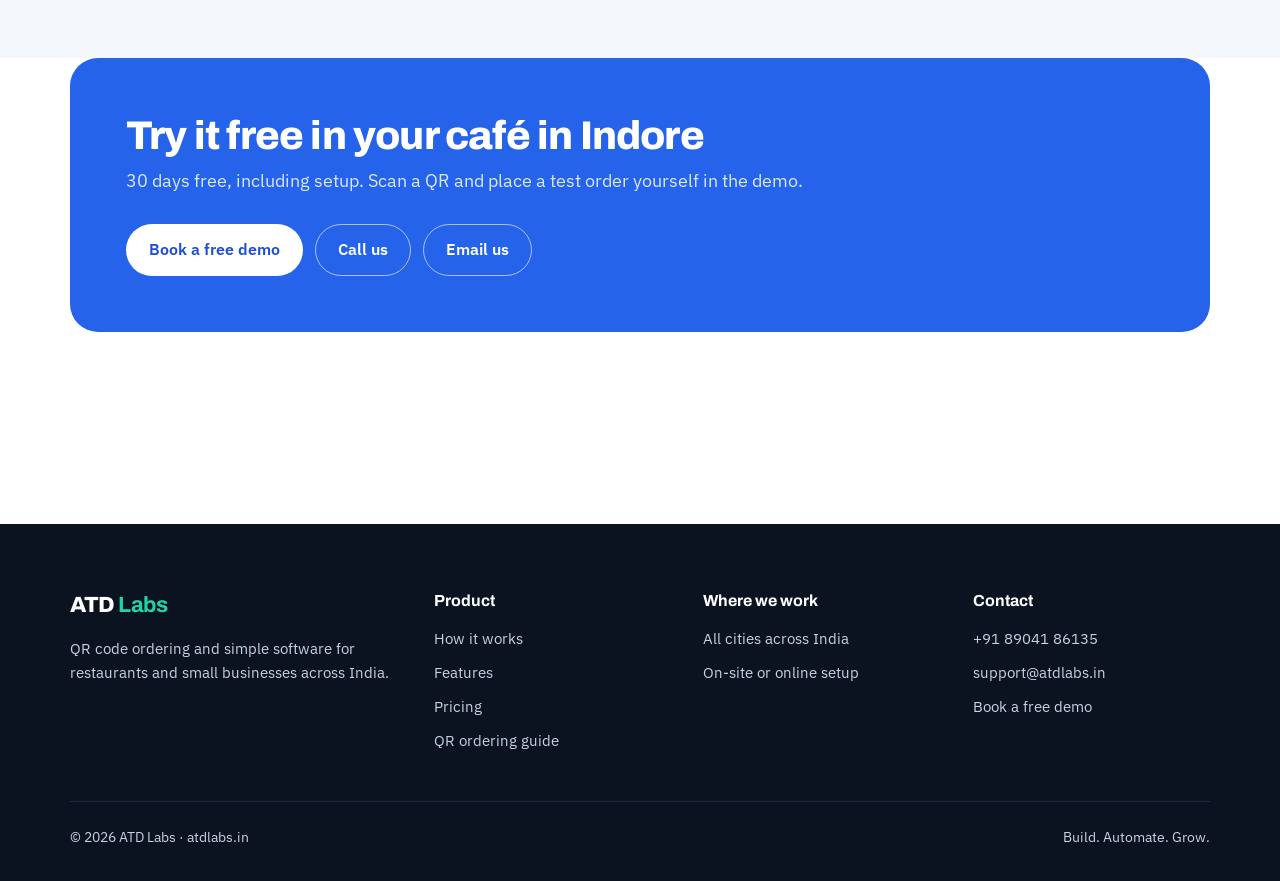
<file: qr-ordering-indore/index.html>
<!doctype html>
<html lang="en">
<head>
<meta charset="utf-8">
<meta name="viewport" content="width=device-width, initial-scale=1, viewport-fit=cover">
<title>QR Code Ordering for Restaurants &amp; Cafés in Indore | ATD Labs</title>
<meta name="description" content="QR table ordering for cafés and restaurants in Indore. Guests scan, order from their phone and the kitchen token prints. No app, no commission. 30-day free trial.">
<link rel="canonical" href="https://www.atdlabs.in/qr-ordering-indore/">
<meta name="robots" content="index, follow">
<link rel="icon" type="image/png" href="/logo-mark.png">
<meta property="og:type" content="website">
<meta property="og:site_name" content="ATD Labs">
<meta property="og:url" content="https://www.atdlabs.in/qr-ordering-indore/">
<meta property="og:title" content="QR Code Ordering for Restaurants &amp; Cafés in Indore | ATD Labs">
<meta property="og:description" content="QR table ordering for cafés and restaurants in Indore. Guests scan, order from their phone and the kitchen token prints. No app, no commission. 30-day free trial.">
<meta property="og:image" content="https://www.atdlabs.in/og-image.png">
<meta property="og:locale" content="en_IN">
<meta name="twitter:card" content="summary_large_image">
<script type="application/ld+json">
{"@context": "https://schema.org", "@graph": [{"@type": "Service", "name": "QR code ordering for restaurants in Indore", "serviceType": "QR code table ordering software", "provider": {"@type": "Organization", "name": "ATD Labs", "url": "https://www.atdlabs.in/", "email": "support@atdlabs.in", "telephone": "+91-8904186135"}, "areaServed": {"@type": "City", "name": "Indore", "containedInPlace": {"@type": "State", "name": "Madhya Pradesh"}}, "url": "https://www.atdlabs.in/qr-ordering-indore/"}, {"@type": "BreadcrumbList", "itemListElement": [{"@type": "ListItem", "position": 1, "name": "Home", "item": "https://www.atdlabs.in/"}, {"@type": "ListItem", "position": 2, "name": "QR ordering in Indore", "item": "https://www.atdlabs.in/qr-ordering-indore/"}]}, {"@type": "FAQPage", "mainEntity": [{"@type": "Question", "name": "Do you set up QR ordering in Indore?", "acceptedAnswer": {"@type": "Answer", "text": "Yes. We set up in Indore on-site or over a video call, whichever suits you."}}, {"@type": "Question", "name": "Do my guests need to download an app?", "acceptedAnswer": {"@type": "Answer", "text": "No. Guests scan the table QR with their phone camera and the menu opens in the browser."}}, {"@type": "Question", "name": "Do you take a commission on orders?", "acceptedAnswer": {"@type": "Answer", "text": "No. You pay a small monthly fee. Guests pay you directly by cash, card or your own UPI."}}, {"@type": "Question", "name": "Which printer do I need?", "acceptedAnswer": {"@type": "Answer", "text": "A standard 80mm thermal printer prints kitchen tokens and GST bills. If you already have one, we set it up for you."}}, {"@type": "Question", "name": "Can I try it before paying?", "acceptedAnswer": {"@type": "Answer", "text": "Yes. The first 30 days are free, including setup."}}]}]}
</script>
<link rel="preconnect" href="https://fonts.googleapis.com">
<link rel="preconnect" href="https://fonts.gstatic.com" crossorigin>
<link rel="stylesheet" href="https://fonts.googleapis.com/css2?family=Archivo:wght@600;700;800&family=IBM+Plex+Sans:wght@400;500;600&family=JetBrains+Mono:wght@500&display=swap">
<link rel="stylesheet" href="/assets/site.css">
<style>
.hero.sub .wrap{grid-template-columns:1fr;max-width:900px;padding-top:64px;padding-bottom:64px}
.crumbs{font-size:14px;color:var(--muted);margin-bottom:18px}
.crumbs a{color:var(--blue-d);text-decoration:none}
.prose ul.areas{padding-left:0}
.areas{display:flex;flex-wrap:wrap;gap:10px;list-style:none;margin:20px 0 0;padding:0}
.areas li{font-weight:600;font-size:15px;padding:8px 16px;border-radius:999px;background:#fff;border:1px solid var(--line)}
.prose{max-width:760px}
.prose h2{font-size:clamp(26px,3vw,34px);font-weight:800;margin:44px 0 12px}
.prose h3{font-size:21px;font-weight:700;margin:28px 0 8px}
.prose p,.prose li{color:var(--muted);font-size:18px}
.prose p+p{margin-top:14px}
.prose ul{padding-left:22px;margin:12px 0}
.prose li{margin:6px 0}
.prose strong{color:var(--ink)}
.prose table{width:100%;border-collapse:collapse;margin:18px 0;font-size:16px}
.prose th,.prose td{text-align:left;padding:12px 14px;border-bottom:1px solid var(--line);vertical-align:top}
.prose th{background:var(--soft);font-family:var(--display)}
.tablewrap{overflow-x:auto}
.cities{display:flex;flex-wrap:wrap;gap:10px;margin-top:14px}
.cities a{text-decoration:none;font-weight:600;padding:10px 16px;border-radius:999px;border:1px solid var(--line);background:#fff}
.cities a:hover{border-color:var(--ink)}
@media (min-width:861px){footer .cols{grid-template-columns:1.4fr 1fr 1fr 1fr}}
</style>
</head>
<body>
<div class="topbar"><div class="wrap"><span>30-day free trial · Free setup · No commission on your sales</span><div style="display:flex;gap:16px"><a href="tel:+918904186135">+91 89041 86135</a><a href="mailto:support@atdlabs.in">support@atdlabs.in</a></div></div></div>
<header class="site"><div class="wrap">
  <a class="brand" href="/" aria-label="ATD Labs home"><img src="/logo-mark.png" alt="" width="75" height="32"><span>ATD <b>Labs</b></span></a>
  <nav class="main" id="nav" aria-label="Main">
    <a href="/#how">How it works</a><a href="/#features">Features</a><a href="/#pricing">Pricing</a><a href="/guides/qr-code-ordering-for-restaurants/">Guide</a><a href="/#faq">FAQ</a><a href="/#contact">Contact</a>
  </nav>
  <div style="display:flex;gap:10px;align-items:center">
    <a class="btn btn-primary hdr-cta" href="/#contact">Book a free demo</a>
    <button class="menu-btn" id="menu-btn" aria-label="Open menu" aria-expanded="false" aria-controls="nav"><svg width="22" height="22" viewBox="0 0 24 24" fill="none" stroke="currentColor" stroke-width="2" stroke-linecap="round" aria-hidden="true"><path d="M4 7h16M4 12h16M4 17h16"/></svg></button>
  </div>
</div></header>

<main id="top">
  <section class="hero sub"><div class="wrap"><div>
    <p class="crumbs"><a href="/">Home</a> › QR ordering in Indore</p>
    <p class="eyebrow">Indore · Madhya Pradesh</p>
    <h1 style="margin-top:14px">QR code ordering for cafés &amp; restaurants in <em>Indore</em></h1>
    <p class="lede">Indore loves eating out, and busy cafés and family restaurants fill up fast in the evenings. A crowded floor means slow order-taking and slips that get lost before they reach the kitchen. With Cafe QR, guests scan the QR on their table, order from their own phone, and the kitchen token prints by itself.</p>
    <div class="cta"><a class="btn btn-primary" href="/#contact">Book a free demo</a><a class="btn btn-ghost" href="/#pricing">Start 30-day free trial</a></div>
    <ul class="ticks"><li><svg width="18" height="18" viewBox="0 0 24 24" fill="none" stroke="currentColor" stroke-width="2.6" stroke-linecap="round" stroke-linejoin="round" aria-hidden="true"><path d="M5 12l5 5L20 7"/></svg>No app for guests</li><li><svg width="18" height="18" viewBox="0 0 24 24" fill="none" stroke="currentColor" stroke-width="2.6" stroke-linecap="round" stroke-linejoin="round" aria-hidden="true"><path d="M5 12l5 5L20 7"/></svg>No commission</li><li><svg width="18" height="18" viewBox="0 0 24 24" fill="none" stroke="currentColor" stroke-width="2.6" stroke-linecap="round" stroke-linejoin="round" aria-hidden="true"><path d="M5 12l5 5L20 7"/></svg>GST-ready bills</li><li><svg width="18" height="18" viewBox="0 0 24 24" fill="none" stroke="currentColor" stroke-width="2.6" stroke-linecap="round" stroke-linejoin="round" aria-hidden="true"><path d="M5 12l5 5L20 7"/></svg>We set it up for you</li></ul>
  </div></div></section>

  <section class="band alt"><div class="wrap">
    <div class="head"><p class="eyebrow">How it works</p><h2>From the table to your kitchen in seconds</h2></div>
    <ol class="steps">
      <li><h3>Guest scans the table QR</h3><p>Any phone camera opens your menu. No download, no sign-up.</p></li>
      <li><h3>Picks dishes and adds notes</h3><p>Veg marks, prices and notes like "less spicy", on the guest's own phone.</p></li>
      <li><h3>Kitchen token prints</h3><p>The order appears on your counter screen and the token prints for the chef.</p></li>
      <li><h3>Bill at the end</h3><p>Cash, card or your own UPI. A GST bill prints at the counter.</p></li>
    </ol>
  </div></section>

  <section class="band"><div class="wrap prose">
    <p class="eyebrow">For Indore cafés</p>
    <h2>Set up for you, in Indore</h2>
    <p>We set up cafés in Indore on-site or over a video call. Send us a photo of your menu and we load it, print your table QR codes and help you test with real orders.</p>
    <p>Cafe QR works for cafés, restaurants, cloud kitchens, bakeries and quick-service counters across Indore, including:</p>
    <ul class="areas"><li>Vijay Nagar</li><li>Palasia</li><li>Bhawarkuan</li><li>Rajendra Nagar</li><li>AB Road</li><li>Sapna Sangeeta</li></ul>
    <h3>What you get</h3>
    <ul>
      <li><strong>Your menu online</strong>, loaded from a photo of your printed menu, with veg marks and prices.</li>
      <li><strong>Printed QR codes</strong> for every table. Each one is tied to its table, so orders always show the right table number.</li>
      <li><strong>Kitchen tokens and GST bills</strong> on a standard 80mm thermal printer.</li>
      <li><strong>Sold-out in one tap</strong> and today's sales on your phone.</li>
      <li><strong>No commission.</strong> Payments go straight to you by cash, card or your own UPI.</li>
    </ul>
    <p>Not in Indore? We also set up cafés in Bangalore, Ujjain, Dewas and anywhere in India online.</p>
    <div class="cities"><a href="/qr-ordering-bangalore/">QR ordering in Bangalore</a><a href="/qr-ordering-ujjain/">QR ordering in Ujjain</a><a href="/qr-ordering-dewas/">QR ordering in Dewas</a></div>
  </div></section>

  <section class="band alt"><div class="wrap">
    <div class="head center"><p class="eyebrow">FAQ</p><h2>QR ordering in Indore: common questions</h2></div>
    <div class="faq"><details><summary>Do you set up QR ordering in Indore?</summary><p>Yes. We set up in Indore on-site or over a video call, whichever suits you.</p></details><details><summary>Do my guests need to download an app?</summary><p>No. Guests scan the table QR with their phone camera and the menu opens in the browser.</p></details><details><summary>Do you take a commission on orders?</summary><p>No. You pay a small monthly fee. Guests pay you directly by cash, card or your own UPI.</p></details><details><summary>Which printer do I need?</summary><p>A standard 80mm thermal printer prints kitchen tokens and GST bills. If you already have one, we set it up for you.</p></details><details><summary>Can I try it before paying?</summary><p>Yes. The first 30 days are free, including setup.</p></details></div>
  </div></section>
  
<section class="band" style="padding-top:0"><div class="wrap"><div class="ctaband">
  <div><h2>Try it free in your café in Indore</h2><p>30 days free, including setup. Scan a QR and place a test order yourself in the demo.</p></div>
  <div style="display:flex;gap:12px;flex-wrap:wrap"><a class="btn btn-primary" href="/#contact">Book a free demo</a><a class="btn btn-ghost" href="tel:+918904186135">Call us</a><a class="btn btn-ghost" href="mailto:support@atdlabs.in">Email us</a></div>
</div></div></section>
</main>
<footer><div class="wrap">
  <div class="cols">
    <div><a class="brand" href="/"><span>ATD <b>Labs</b></span></a><p class="about">QR code ordering and simple software for restaurants and small businesses across India.</p></div>
    <div><h4>Product</h4><ul><li><a href="/#how">How it works</a></li><li><a href="/#features">Features</a></li><li><a href="/#pricing">Pricing</a></li><li><a href="/guides/qr-code-ordering-for-restaurants/">QR ordering guide</a></li></ul></div>
    <div><h4>Where we work</h4><ul><li>All cities across India</li><li>On-site or online setup</li></ul></div>
    <div><h4>Contact</h4><ul><li><a href="tel:+918904186135">+91 89041 86135</a></li><li><a href="mailto:support@atdlabs.in">support@atdlabs.in</a></li><li><a href="/#contact">Book a free demo</a></li></ul></div>
  </div>
  <div class="base"><span>© 2026 ATD Labs · atdlabs.in</span><span>Build. Automate. Grow.</span></div>
</div></footer>
<script>
const b=document.getElementById("menu-btn"),n=document.getElementById("nav");
b.addEventListener("click",()=>{const o=n.classList.toggle("open");b.setAttribute("aria-expanded",o)});
</script>
</body>
</html>
</file>
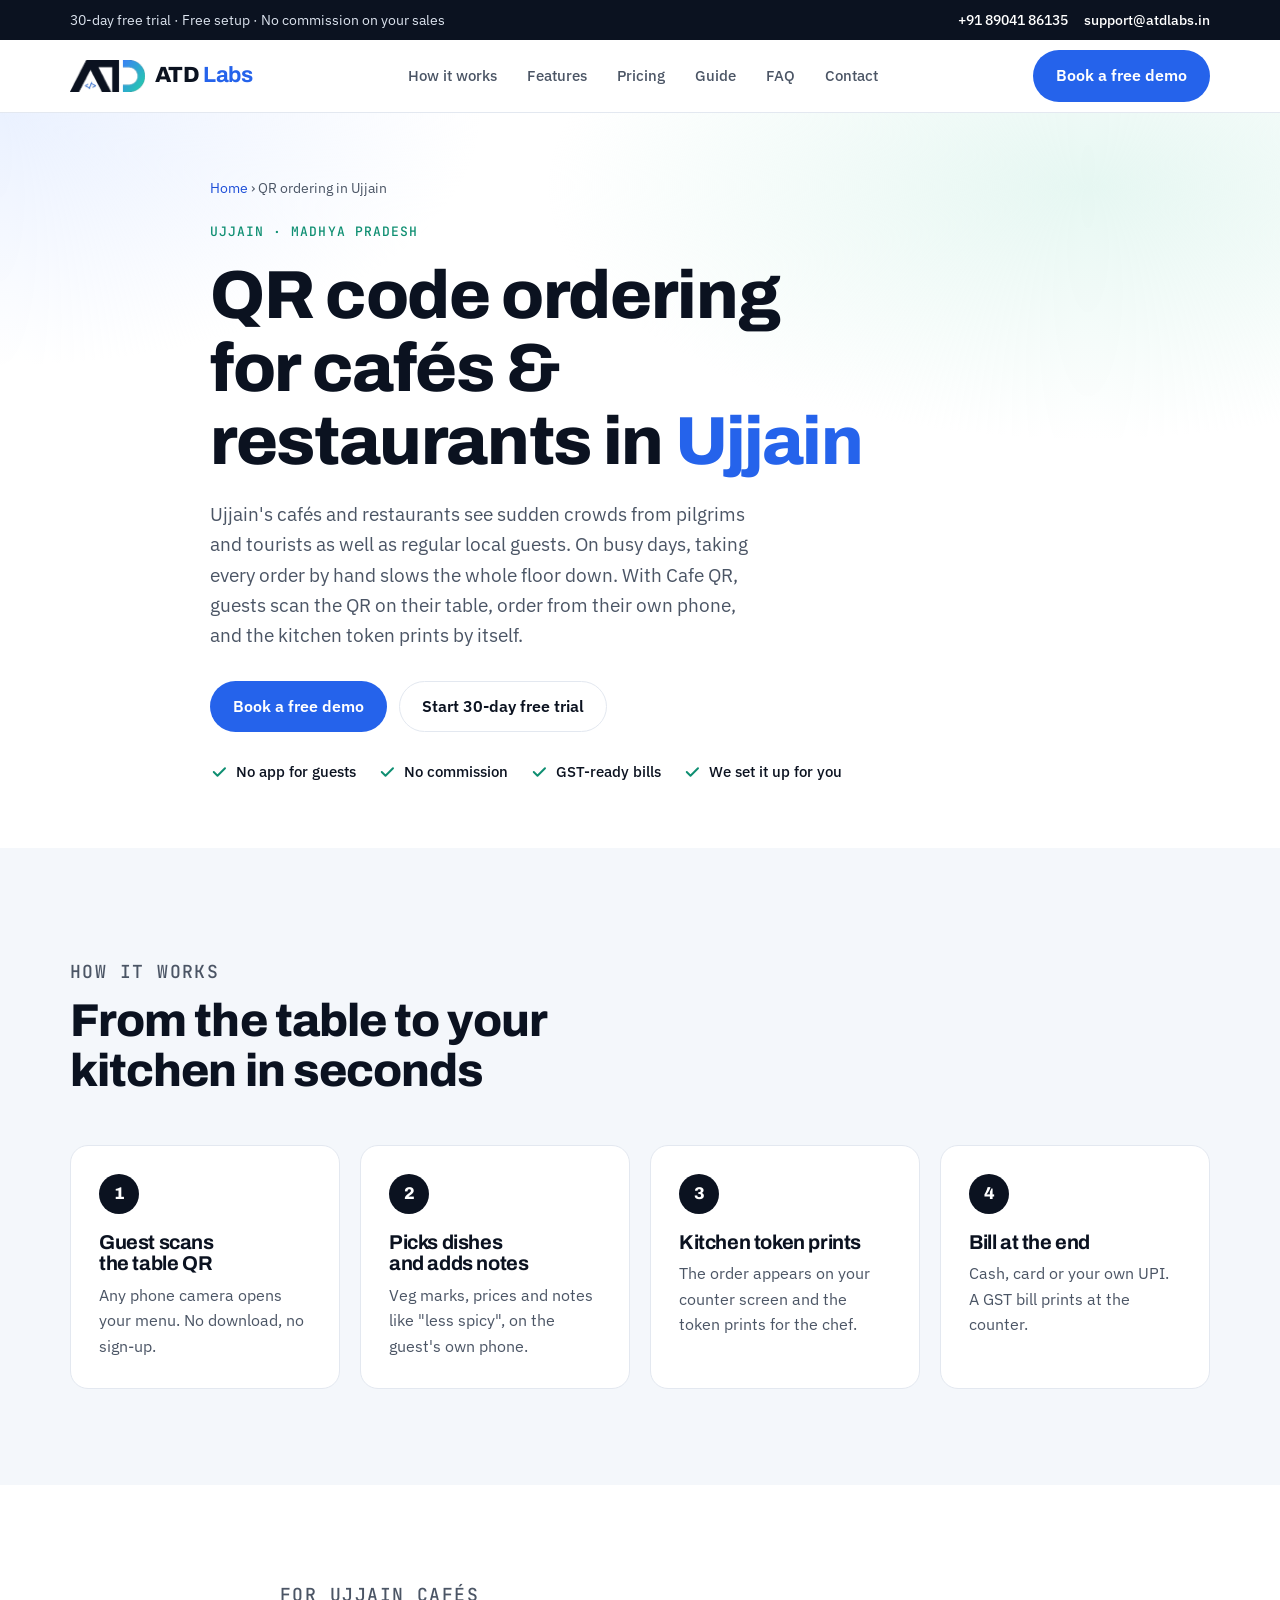
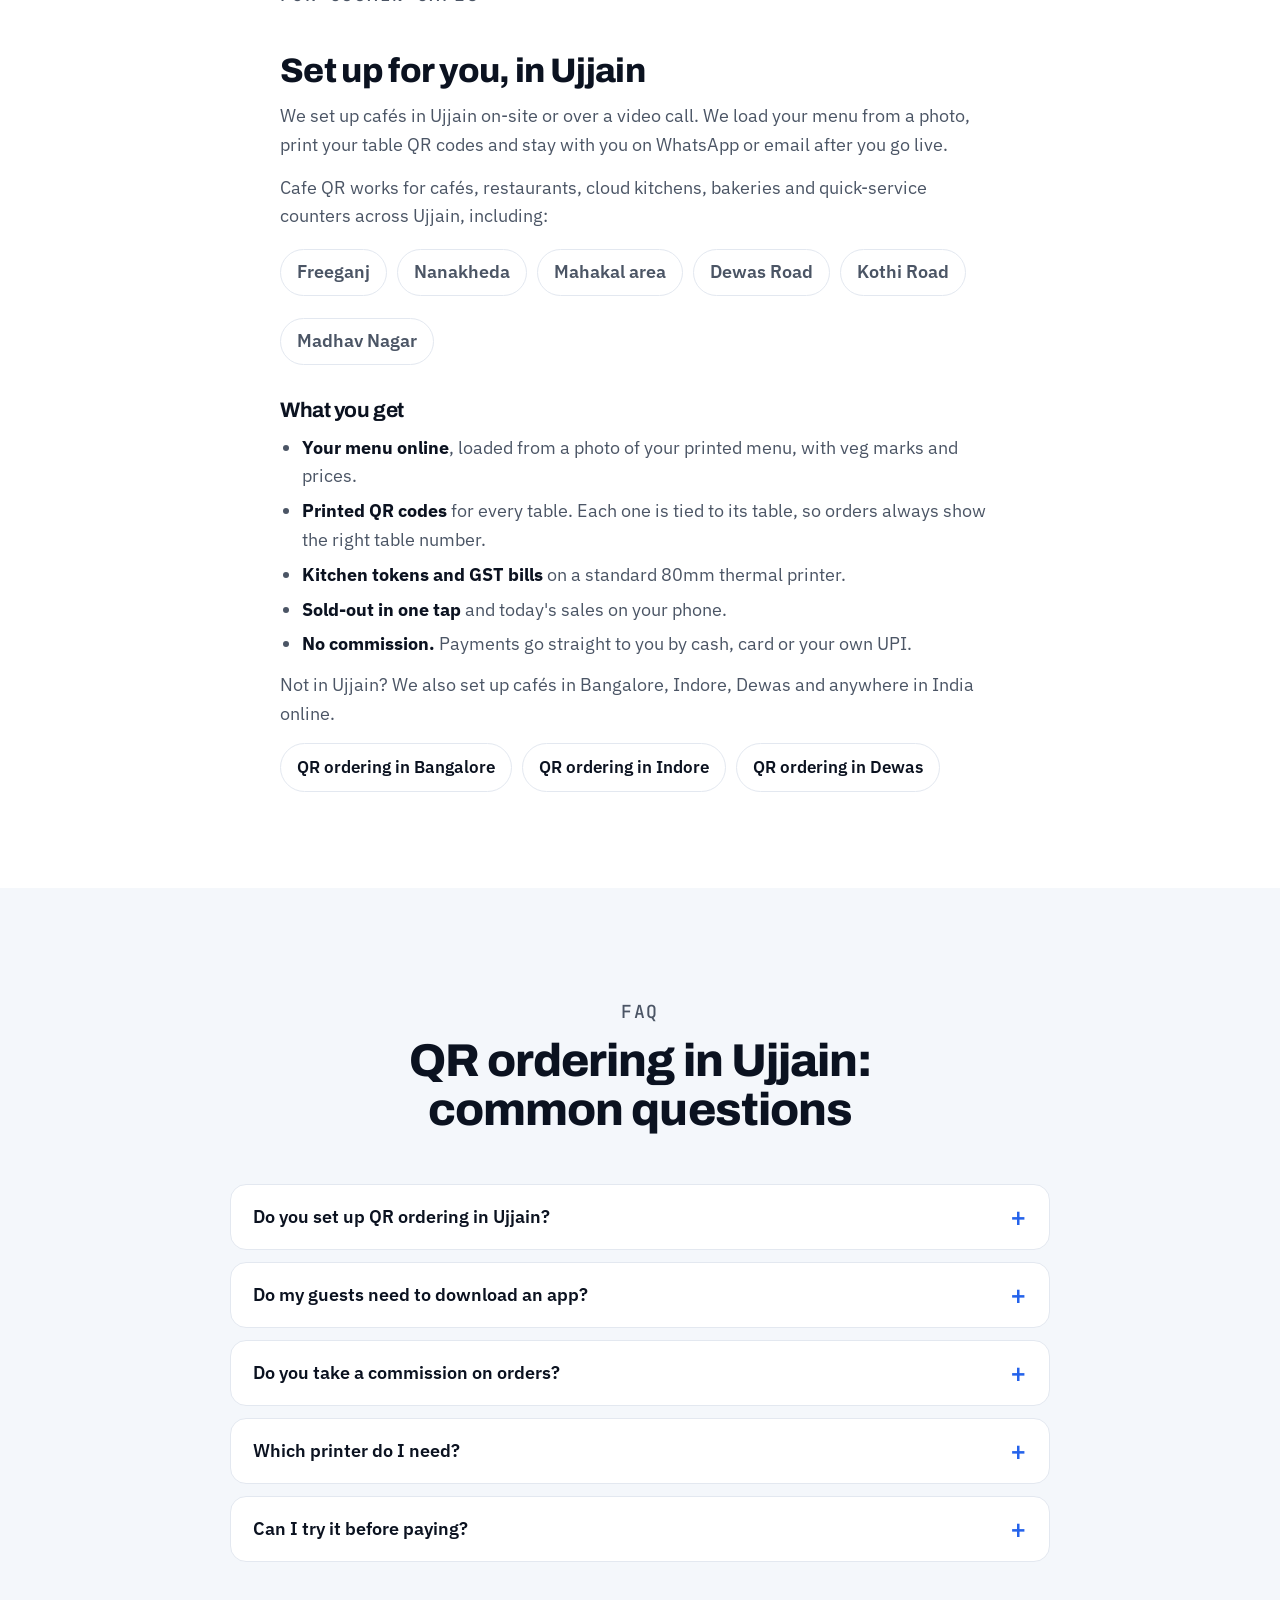
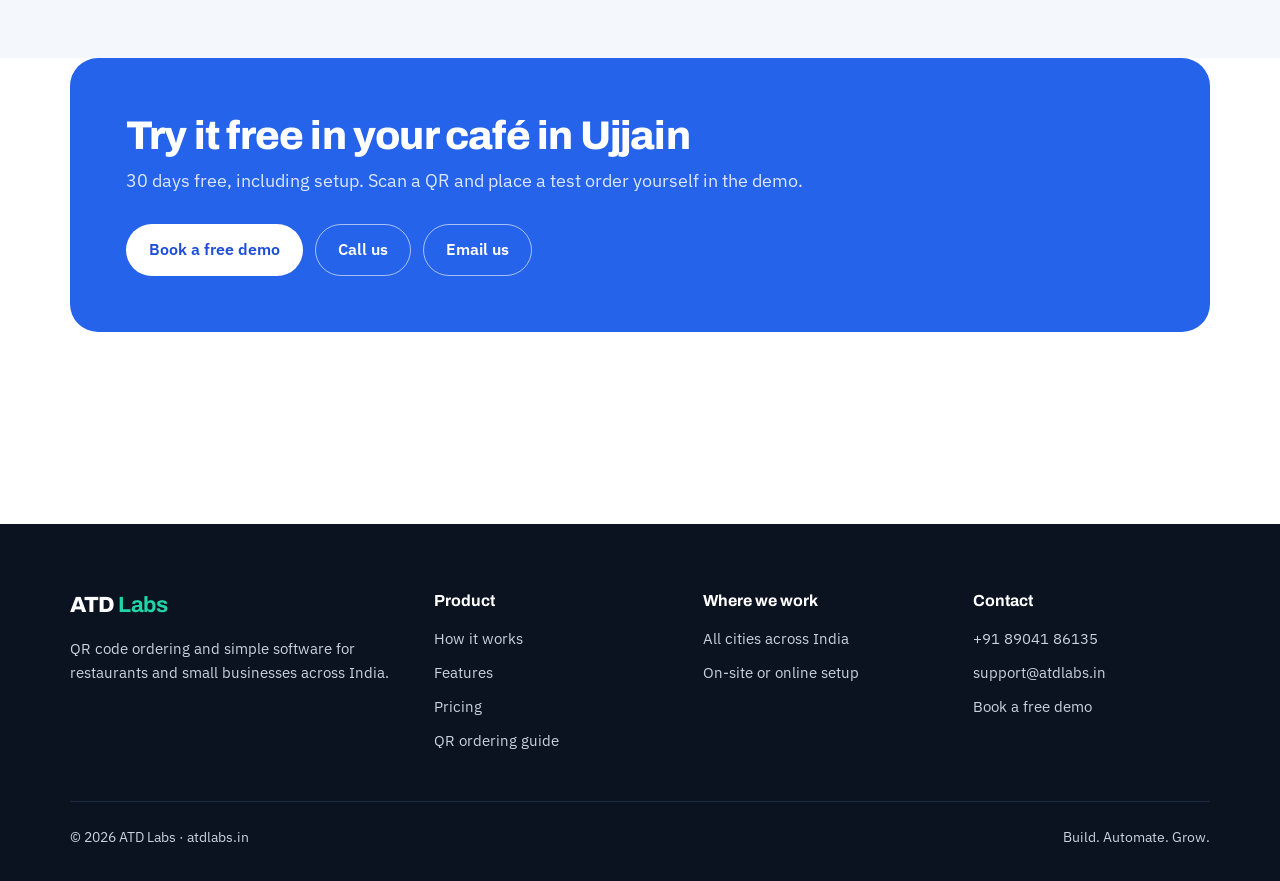
<file: qr-ordering-ujjain/index.html>
<!doctype html>
<html lang="en">
<head>
<meta charset="utf-8">
<meta name="viewport" content="width=device-width, initial-scale=1, viewport-fit=cover">
<title>QR Code Ordering for Restaurants &amp; Cafés in Ujjain | ATD Labs</title>
<meta name="description" content="QR table ordering for cafés and restaurants in Ujjain. Guests scan, order from their phone and the kitchen token prints. No app, no commission. 30-day free trial.">
<link rel="canonical" href="https://www.atdlabs.in/qr-ordering-ujjain/">
<meta name="robots" content="index, follow">
<link rel="icon" type="image/png" href="/logo-mark.png">
<meta property="og:type" content="website">
<meta property="og:site_name" content="ATD Labs">
<meta property="og:url" content="https://www.atdlabs.in/qr-ordering-ujjain/">
<meta property="og:title" content="QR Code Ordering for Restaurants &amp; Cafés in Ujjain | ATD Labs">
<meta property="og:description" content="QR table ordering for cafés and restaurants in Ujjain. Guests scan, order from their phone and the kitchen token prints. No app, no commission. 30-day free trial.">
<meta property="og:image" content="https://www.atdlabs.in/og-image.png">
<meta property="og:locale" content="en_IN">
<meta name="twitter:card" content="summary_large_image">
<script type="application/ld+json">
{"@context": "https://schema.org", "@graph": [{"@type": "Service", "name": "QR code ordering for restaurants in Ujjain", "serviceType": "QR code table ordering software", "provider": {"@type": "Organization", "name": "ATD Labs", "url": "https://www.atdlabs.in/", "email": "support@atdlabs.in", "telephone": "+91-8904186135"}, "areaServed": {"@type": "City", "name": "Ujjain", "containedInPlace": {"@type": "State", "name": "Madhya Pradesh"}}, "url": "https://www.atdlabs.in/qr-ordering-ujjain/"}, {"@type": "BreadcrumbList", "itemListElement": [{"@type": "ListItem", "position": 1, "name": "Home", "item": "https://www.atdlabs.in/"}, {"@type": "ListItem", "position": 2, "name": "QR ordering in Ujjain", "item": "https://www.atdlabs.in/qr-ordering-ujjain/"}]}, {"@type": "FAQPage", "mainEntity": [{"@type": "Question", "name": "Do you set up QR ordering in Ujjain?", "acceptedAnswer": {"@type": "Answer", "text": "Yes. We set up in Ujjain on-site or over a video call."}}, {"@type": "Question", "name": "Do my guests need to download an app?", "acceptedAnswer": {"@type": "Answer", "text": "No. Guests scan the table QR with their phone camera and the menu opens in the browser."}}, {"@type": "Question", "name": "Do you take a commission on orders?", "acceptedAnswer": {"@type": "Answer", "text": "No. You pay a small monthly fee. Guests pay you directly by cash, card or your own UPI."}}, {"@type": "Question", "name": "Which printer do I need?", "acceptedAnswer": {"@type": "Answer", "text": "A standard 80mm thermal printer prints kitchen tokens and GST bills. If you already have one, we set it up for you."}}, {"@type": "Question", "name": "Can I try it before paying?", "acceptedAnswer": {"@type": "Answer", "text": "Yes. The first 30 days are free, including setup."}}]}]}
</script>
<link rel="preconnect" href="https://fonts.googleapis.com">
<link rel="preconnect" href="https://fonts.gstatic.com" crossorigin>
<link rel="stylesheet" href="https://fonts.googleapis.com/css2?family=Archivo:wght@600;700;800&family=IBM+Plex+Sans:wght@400;500;600&family=JetBrains+Mono:wght@500&display=swap">
<link rel="stylesheet" href="/assets/site.css">
<style>
.hero.sub .wrap{grid-template-columns:1fr;max-width:900px;padding-top:64px;padding-bottom:64px}
.crumbs{font-size:14px;color:var(--muted);margin-bottom:18px}
.crumbs a{color:var(--blue-d);text-decoration:none}
.prose ul.areas{padding-left:0}
.areas{display:flex;flex-wrap:wrap;gap:10px;list-style:none;margin:20px 0 0;padding:0}
.areas li{font-weight:600;font-size:15px;padding:8px 16px;border-radius:999px;background:#fff;border:1px solid var(--line)}
.prose{max-width:760px}
.prose h2{font-size:clamp(26px,3vw,34px);font-weight:800;margin:44px 0 12px}
.prose h3{font-size:21px;font-weight:700;margin:28px 0 8px}
.prose p,.prose li{color:var(--muted);font-size:18px}
.prose p+p{margin-top:14px}
.prose ul{padding-left:22px;margin:12px 0}
.prose li{margin:6px 0}
.prose strong{color:var(--ink)}
.prose table{width:100%;border-collapse:collapse;margin:18px 0;font-size:16px}
.prose th,.prose td{text-align:left;padding:12px 14px;border-bottom:1px solid var(--line);vertical-align:top}
.prose th{background:var(--soft);font-family:var(--display)}
.tablewrap{overflow-x:auto}
.cities{display:flex;flex-wrap:wrap;gap:10px;margin-top:14px}
.cities a{text-decoration:none;font-weight:600;padding:10px 16px;border-radius:999px;border:1px solid var(--line);background:#fff}
.cities a:hover{border-color:var(--ink)}
@media (min-width:861px){footer .cols{grid-template-columns:1.4fr 1fr 1fr 1fr}}
</style>
</head>
<body>
<div class="topbar"><div class="wrap"><span>30-day free trial · Free setup · No commission on your sales</span><div style="display:flex;gap:16px"><a href="tel:+918904186135">+91 89041 86135</a><a href="mailto:support@atdlabs.in">support@atdlabs.in</a></div></div></div>
<header class="site"><div class="wrap">
  <a class="brand" href="/" aria-label="ATD Labs home"><img src="/logo-mark.png" alt="" width="75" height="32"><span>ATD <b>Labs</b></span></a>
  <nav class="main" id="nav" aria-label="Main">
    <a href="/#how">How it works</a><a href="/#features">Features</a><a href="/#pricing">Pricing</a><a href="/guides/qr-code-ordering-for-restaurants/">Guide</a><a href="/#faq">FAQ</a><a href="/#contact">Contact</a>
  </nav>
  <div style="display:flex;gap:10px;align-items:center">
    <a class="btn btn-primary hdr-cta" href="/#contact">Book a free demo</a>
    <button class="menu-btn" id="menu-btn" aria-label="Open menu" aria-expanded="false" aria-controls="nav"><svg width="22" height="22" viewBox="0 0 24 24" fill="none" stroke="currentColor" stroke-width="2" stroke-linecap="round" aria-hidden="true"><path d="M4 7h16M4 12h16M4 17h16"/></svg></button>
  </div>
</div></header>

<main id="top">
  <section class="hero sub"><div class="wrap"><div>
    <p class="crumbs"><a href="/">Home</a> › QR ordering in Ujjain</p>
    <p class="eyebrow">Ujjain · Madhya Pradesh</p>
    <h1 style="margin-top:14px">QR code ordering for cafés &amp; restaurants in <em>Ujjain</em></h1>
    <p class="lede">Ujjain's cafés and restaurants see sudden crowds from pilgrims and tourists as well as regular local guests. On busy days, taking every order by hand slows the whole floor down. With Cafe QR, guests scan the QR on their table, order from their own phone, and the kitchen token prints by itself.</p>
    <div class="cta"><a class="btn btn-primary" href="/#contact">Book a free demo</a><a class="btn btn-ghost" href="/#pricing">Start 30-day free trial</a></div>
    <ul class="ticks"><li><svg width="18" height="18" viewBox="0 0 24 24" fill="none" stroke="currentColor" stroke-width="2.6" stroke-linecap="round" stroke-linejoin="round" aria-hidden="true"><path d="M5 12l5 5L20 7"/></svg>No app for guests</li><li><svg width="18" height="18" viewBox="0 0 24 24" fill="none" stroke="currentColor" stroke-width="2.6" stroke-linecap="round" stroke-linejoin="round" aria-hidden="true"><path d="M5 12l5 5L20 7"/></svg>No commission</li><li><svg width="18" height="18" viewBox="0 0 24 24" fill="none" stroke="currentColor" stroke-width="2.6" stroke-linecap="round" stroke-linejoin="round" aria-hidden="true"><path d="M5 12l5 5L20 7"/></svg>GST-ready bills</li><li><svg width="18" height="18" viewBox="0 0 24 24" fill="none" stroke="currentColor" stroke-width="2.6" stroke-linecap="round" stroke-linejoin="round" aria-hidden="true"><path d="M5 12l5 5L20 7"/></svg>We set it up for you</li></ul>
  </div></div></section>

  <section class="band alt"><div class="wrap">
    <div class="head"><p class="eyebrow">How it works</p><h2>From the table to your kitchen in seconds</h2></div>
    <ol class="steps">
      <li><h3>Guest scans the table QR</h3><p>Any phone camera opens your menu. No download, no sign-up.</p></li>
      <li><h3>Picks dishes and adds notes</h3><p>Veg marks, prices and notes like "less spicy", on the guest's own phone.</p></li>
      <li><h3>Kitchen token prints</h3><p>The order appears on your counter screen and the token prints for the chef.</p></li>
      <li><h3>Bill at the end</h3><p>Cash, card or your own UPI. A GST bill prints at the counter.</p></li>
    </ol>
  </div></section>

  <section class="band"><div class="wrap prose">
    <p class="eyebrow">For Ujjain cafés</p>
    <h2>Set up for you, in Ujjain</h2>
    <p>We set up cafés in Ujjain on-site or over a video call. We load your menu from a photo, print your table QR codes and stay with you on WhatsApp or email after you go live.</p>
    <p>Cafe QR works for cafés, restaurants, cloud kitchens, bakeries and quick-service counters across Ujjain, including:</p>
    <ul class="areas"><li>Freeganj</li><li>Nanakheda</li><li>Mahakal area</li><li>Dewas Road</li><li>Kothi Road</li><li>Madhav Nagar</li></ul>
    <h3>What you get</h3>
    <ul>
      <li><strong>Your menu online</strong>, loaded from a photo of your printed menu, with veg marks and prices.</li>
      <li><strong>Printed QR codes</strong> for every table. Each one is tied to its table, so orders always show the right table number.</li>
      <li><strong>Kitchen tokens and GST bills</strong> on a standard 80mm thermal printer.</li>
      <li><strong>Sold-out in one tap</strong> and today's sales on your phone.</li>
      <li><strong>No commission.</strong> Payments go straight to you by cash, card or your own UPI.</li>
    </ul>
    <p>Not in Ujjain? We also set up cafés in Bangalore, Indore, Dewas and anywhere in India online.</p>
    <div class="cities"><a href="/qr-ordering-bangalore/">QR ordering in Bangalore</a><a href="/qr-ordering-indore/">QR ordering in Indore</a><a href="/qr-ordering-dewas/">QR ordering in Dewas</a></div>
  </div></section>

  <section class="band alt"><div class="wrap">
    <div class="head center"><p class="eyebrow">FAQ</p><h2>QR ordering in Ujjain: common questions</h2></div>
    <div class="faq"><details><summary>Do you set up QR ordering in Ujjain?</summary><p>Yes. We set up in Ujjain on-site or over a video call.</p></details><details><summary>Do my guests need to download an app?</summary><p>No. Guests scan the table QR with their phone camera and the menu opens in the browser.</p></details><details><summary>Do you take a commission on orders?</summary><p>No. You pay a small monthly fee. Guests pay you directly by cash, card or your own UPI.</p></details><details><summary>Which printer do I need?</summary><p>A standard 80mm thermal printer prints kitchen tokens and GST bills. If you already have one, we set it up for you.</p></details><details><summary>Can I try it before paying?</summary><p>Yes. The first 30 days are free, including setup.</p></details></div>
  </div></section>
  
<section class="band" style="padding-top:0"><div class="wrap"><div class="ctaband">
  <div><h2>Try it free in your café in Ujjain</h2><p>30 days free, including setup. Scan a QR and place a test order yourself in the demo.</p></div>
  <div style="display:flex;gap:12px;flex-wrap:wrap"><a class="btn btn-primary" href="/#contact">Book a free demo</a><a class="btn btn-ghost" href="tel:+918904186135">Call us</a><a class="btn btn-ghost" href="mailto:support@atdlabs.in">Email us</a></div>
</div></div></section>
</main>
<footer><div class="wrap">
  <div class="cols">
    <div><a class="brand" href="/"><span>ATD <b>Labs</b></span></a><p class="about">QR code ordering and simple software for restaurants and small businesses across India.</p></div>
    <div><h4>Product</h4><ul><li><a href="/#how">How it works</a></li><li><a href="/#features">Features</a></li><li><a href="/#pricing">Pricing</a></li><li><a href="/guides/qr-code-ordering-for-restaurants/">QR ordering guide</a></li></ul></div>
    <div><h4>Where we work</h4><ul><li>All cities across India</li><li>On-site or online setup</li></ul></div>
    <div><h4>Contact</h4><ul><li><a href="tel:+918904186135">+91 89041 86135</a></li><li><a href="mailto:support@atdlabs.in">support@atdlabs.in</a></li><li><a href="/#contact">Book a free demo</a></li></ul></div>
  </div>
  <div class="base"><span>© 2026 ATD Labs · atdlabs.in</span><span>Build. Automate. Grow.</span></div>
</div></footer>
<script>
const b=document.getElementById("menu-btn"),n=document.getElementById("nav");
b.addEventListener("click",()=>{const o=n.classList.toggle("open");b.setAttribute("aria-expanded",o)});
</script>
</body>
</html>
</file>
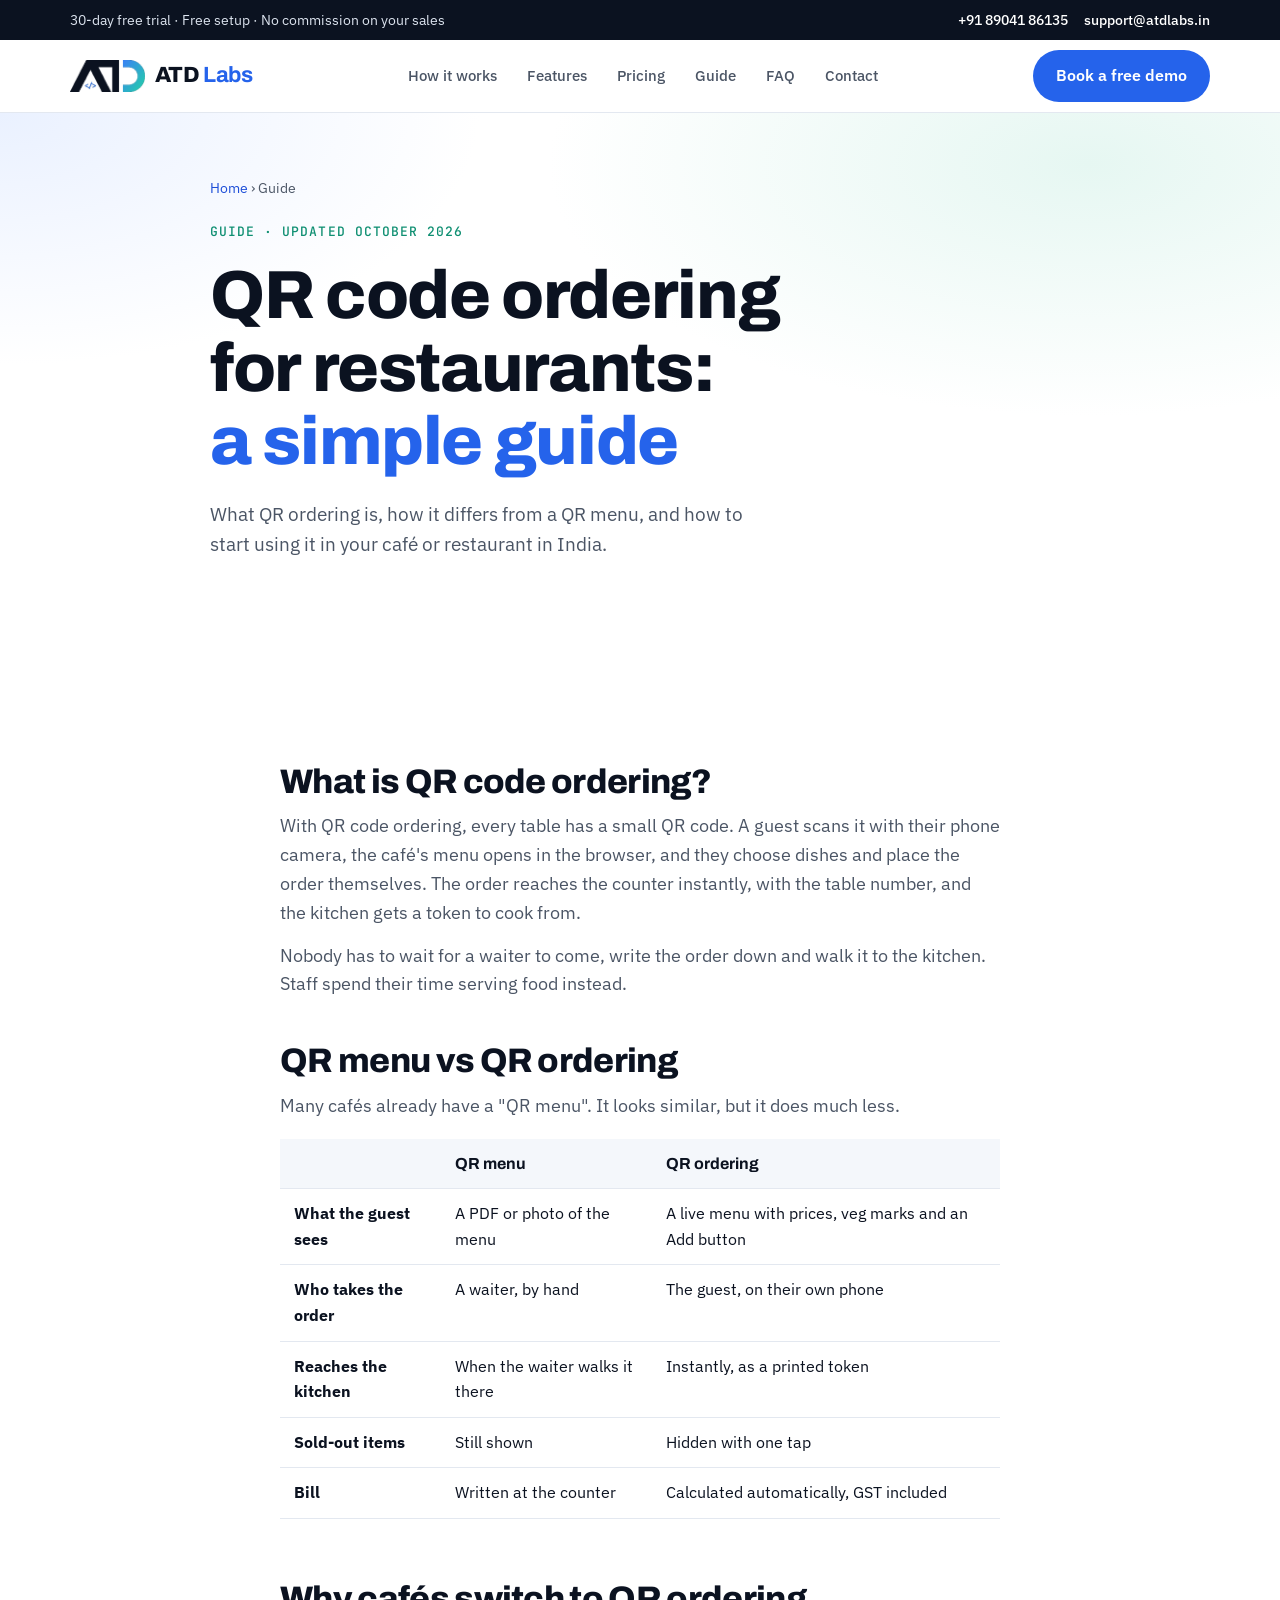
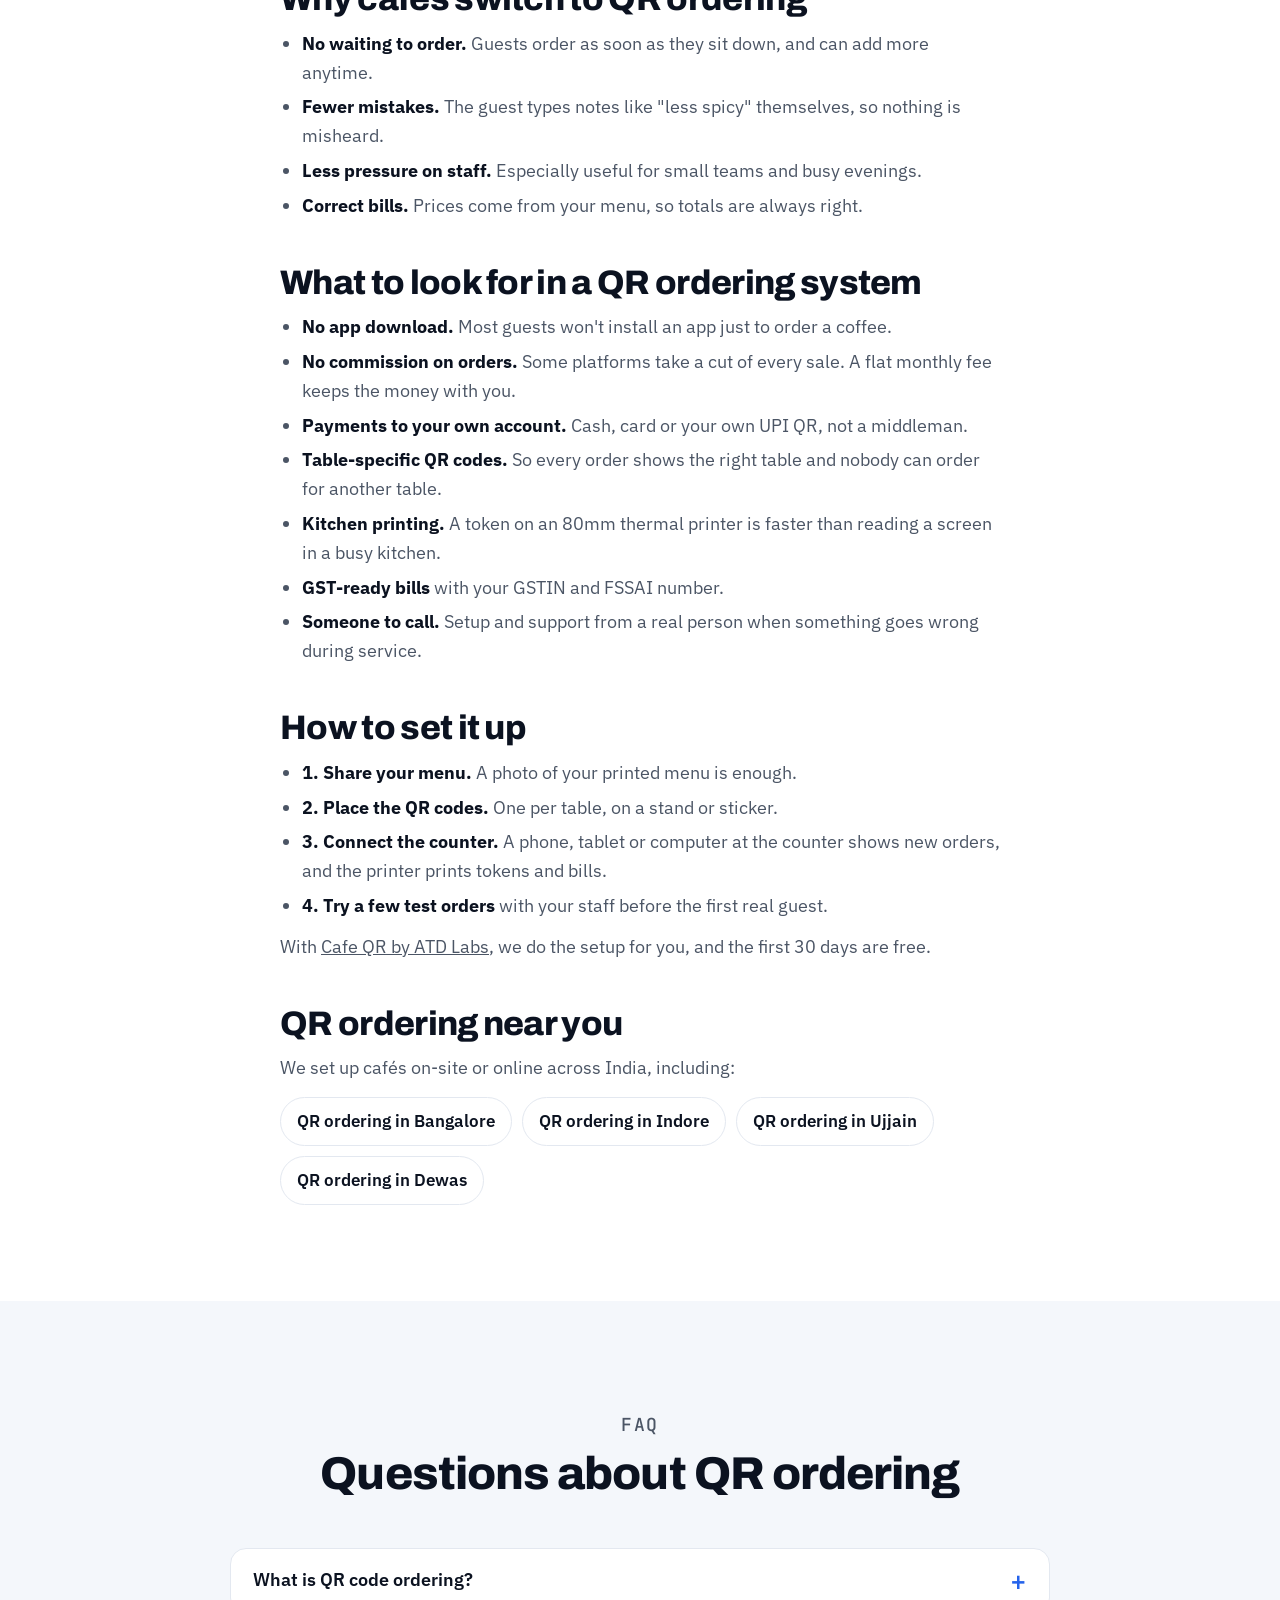
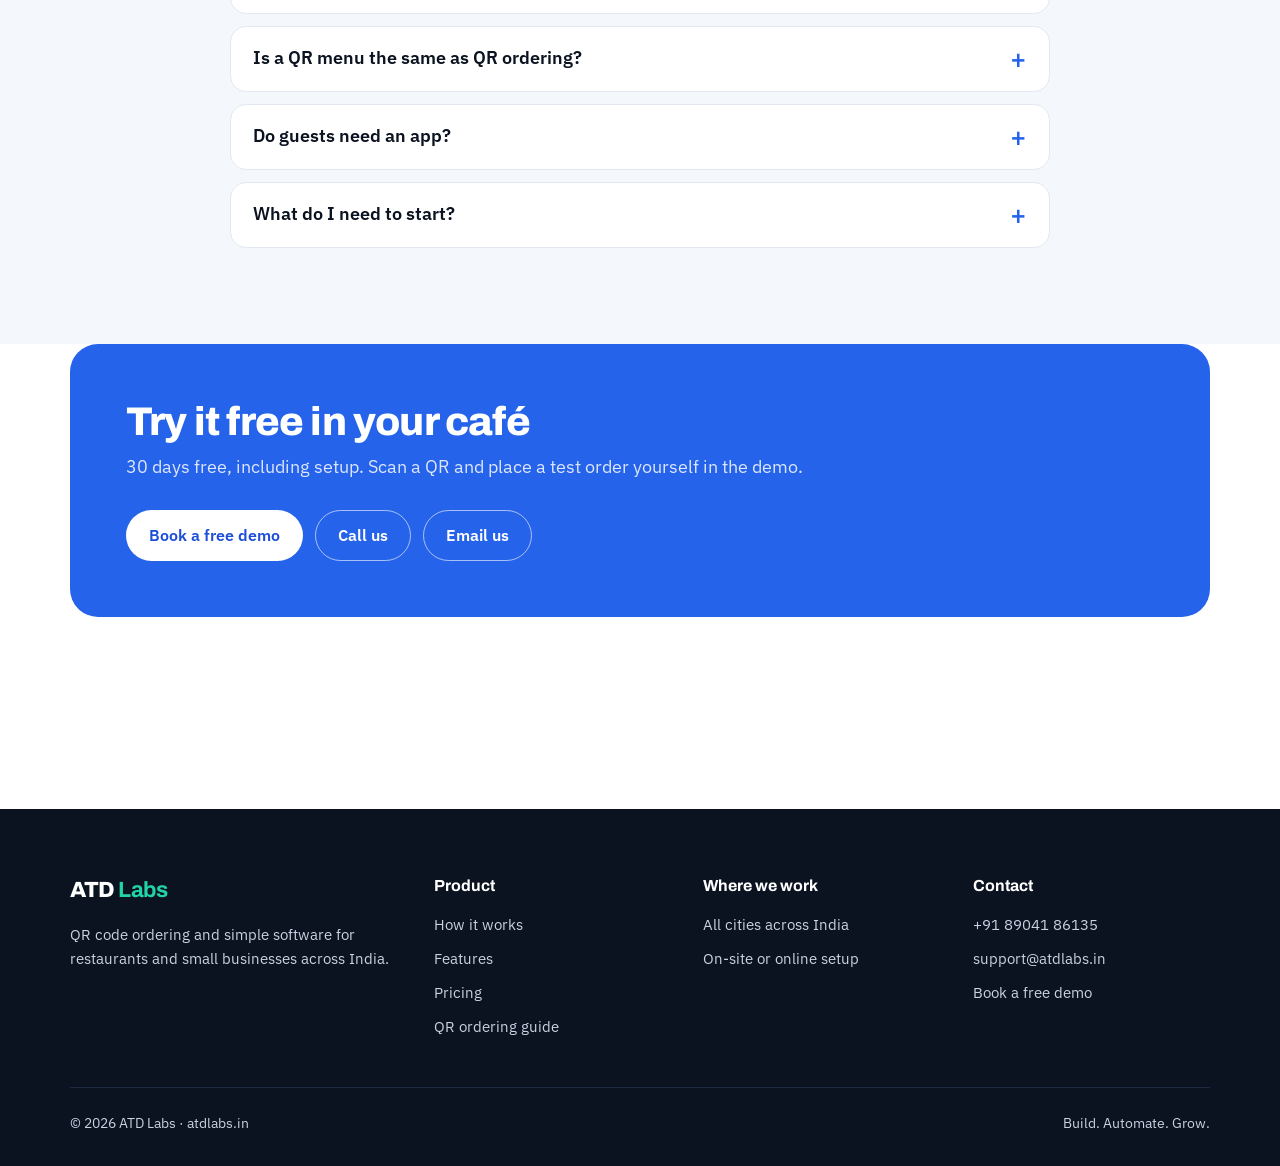
<file: guides/qr-code-ordering-for-restaurants/index.html>
<!doctype html>
<html lang="en">
<head>
<meta charset="utf-8">
<meta name="viewport" content="width=device-width, initial-scale=1, viewport-fit=cover">
<title>QR Code Ordering for Restaurants: A Simple Guide for Indian Cafés | ATD Labs</title>
<meta name="description" content="What QR code ordering is, how it differs from a QR menu, what it costs, and how to set it up in your café or restaurant in India.">
<link rel="canonical" href="https://www.atdlabs.in/guides/qr-code-ordering-for-restaurants/">
<meta name="robots" content="index, follow">
<link rel="icon" type="image/png" href="/logo-mark.png">
<meta property="og:type" content="website">
<meta property="og:site_name" content="ATD Labs">
<meta property="og:url" content="https://www.atdlabs.in/guides/qr-code-ordering-for-restaurants/">
<meta property="og:title" content="QR Code Ordering for Restaurants: A Simple Guide for Indian Cafés | ATD Labs">
<meta property="og:description" content="What QR code ordering is, how it differs from a QR menu, what it costs, and how to set it up in your café or restaurant in India.">
<meta property="og:image" content="https://www.atdlabs.in/og-image.png">
<meta property="og:locale" content="en_IN">
<meta name="twitter:card" content="summary_large_image">
<script type="application/ld+json">
{"@context": "https://schema.org", "@graph": [{"@type": "Article", "headline": "QR Code Ordering for Restaurants: A Simple Guide for Indian Cafés", "description": "What QR code ordering is, how it differs from a QR menu, what it costs, and how to set it up in your café or restaurant in India.", "author": {"@type": "Organization", "name": "ATD Labs"}, "publisher": {"@type": "Organization", "name": "ATD Labs", "logo": {"@type": "ImageObject", "url": "https://www.atdlabs.in/og-image.png"}}, "datePublished": "2026-10-15", "dateModified": "2026-10-15", "mainEntityOfPage": "https://www.atdlabs.in/guides/qr-code-ordering-for-restaurants/", "image": "https://www.atdlabs.in/og-image.png"}, {"@type": "BreadcrumbList", "itemListElement": [{"@type": "ListItem", "position": 1, "name": "Home", "item": "https://www.atdlabs.in/"}, {"@type": "ListItem", "position": 2, "name": "QR ordering guide", "item": "https://www.atdlabs.in/guides/qr-code-ordering-for-restaurants/"}]}, {"@type": "FAQPage", "mainEntity": [{"@type": "Question", "name": "What is QR code ordering?", "acceptedAnswer": {"@type": "Answer", "text": "Guests scan a QR code on their table, see the menu on their phone and place the order themselves. The order goes straight to the counter and kitchen."}}, {"@type": "Question", "name": "Is a QR menu the same as QR ordering?", "acceptedAnswer": {"@type": "Answer", "text": "No. A QR menu only shows a PDF or picture of the menu, and a waiter still takes the order. QR ordering lets the guest place the order from the phone."}}, {"@type": "Question", "name": "Do guests need an app?", "acceptedAnswer": {"@type": "Answer", "text": "Not with a browser-based system like Cafe QR. The phone camera opens the menu as a web page."}}, {"@type": "Question", "name": "What do I need to start?", "acceptedAnswer": {"@type": "Answer", "text": "Your menu, a phone or computer at the counter, and ideally an 80mm thermal printer for kitchen tokens and bills."}}]}]}
</script>
<link rel="preconnect" href="https://fonts.googleapis.com">
<link rel="preconnect" href="https://fonts.gstatic.com" crossorigin>
<link rel="stylesheet" href="https://fonts.googleapis.com/css2?family=Archivo:wght@600;700;800&family=IBM+Plex+Sans:wght@400;500;600&family=JetBrains+Mono:wght@500&display=swap">
<link rel="stylesheet" href="/assets/site.css">
<style>
.hero.sub .wrap{grid-template-columns:1fr;max-width:900px;padding-top:64px;padding-bottom:64px}
.crumbs{font-size:14px;color:var(--muted);margin-bottom:18px}
.crumbs a{color:var(--blue-d);text-decoration:none}
.prose ul.areas{padding-left:0}
.areas{display:flex;flex-wrap:wrap;gap:10px;list-style:none;margin:20px 0 0;padding:0}
.areas li{font-weight:600;font-size:15px;padding:8px 16px;border-radius:999px;background:#fff;border:1px solid var(--line)}
.prose{max-width:760px}
.prose h2{font-size:clamp(26px,3vw,34px);font-weight:800;margin:44px 0 12px}
.prose h3{font-size:21px;font-weight:700;margin:28px 0 8px}
.prose p,.prose li{color:var(--muted);font-size:18px}
.prose p+p{margin-top:14px}
.prose ul{padding-left:22px;margin:12px 0}
.prose li{margin:6px 0}
.prose strong{color:var(--ink)}
.prose table{width:100%;border-collapse:collapse;margin:18px 0;font-size:16px}
.prose th,.prose td{text-align:left;padding:12px 14px;border-bottom:1px solid var(--line);vertical-align:top}
.prose th{background:var(--soft);font-family:var(--display)}
.tablewrap{overflow-x:auto}
.cities{display:flex;flex-wrap:wrap;gap:10px;margin-top:14px}
.cities a{text-decoration:none;font-weight:600;padding:10px 16px;border-radius:999px;border:1px solid var(--line);background:#fff}
.cities a:hover{border-color:var(--ink)}
@media (min-width:861px){footer .cols{grid-template-columns:1.4fr 1fr 1fr 1fr}}
</style>
</head>
<body>
<div class="topbar"><div class="wrap"><span>30-day free trial · Free setup · No commission on your sales</span><div style="display:flex;gap:16px"><a href="tel:+918904186135">+91 89041 86135</a><a href="mailto:support@atdlabs.in">support@atdlabs.in</a></div></div></div>
<header class="site"><div class="wrap">
  <a class="brand" href="/" aria-label="ATD Labs home"><img src="/logo-mark.png" alt="" width="75" height="32"><span>ATD <b>Labs</b></span></a>
  <nav class="main" id="nav" aria-label="Main">
    <a href="/#how">How it works</a><a href="/#features">Features</a><a href="/#pricing">Pricing</a><a href="/guides/qr-code-ordering-for-restaurants/">Guide</a><a href="/#faq">FAQ</a><a href="/#contact">Contact</a>
  </nav>
  <div style="display:flex;gap:10px;align-items:center">
    <a class="btn btn-primary hdr-cta" href="/#contact">Book a free demo</a>
    <button class="menu-btn" id="menu-btn" aria-label="Open menu" aria-expanded="false" aria-controls="nav"><svg width="22" height="22" viewBox="0 0 24 24" fill="none" stroke="currentColor" stroke-width="2" stroke-linecap="round" aria-hidden="true"><path d="M4 7h16M4 12h16M4 17h16"/></svg></button>
  </div>
</div></header>

<main id="top">
  <section class="hero sub"><div class="wrap"><div>
    <p class="crumbs"><a href="/">Home</a> › Guide</p>
    <p class="eyebrow">Guide · Updated October 2026</p>
    <h1 style="margin-top:14px">QR code ordering for restaurants: <em>a simple guide</em></h1>
    <p class="lede">What QR ordering is, how it differs from a QR menu, and how to start using it in your café or restaurant in India.</p>
  </div></div></section>

  <section class="band"><div class="wrap prose">
    <h2>What is QR code ordering?</h2>
    <p>With QR code ordering, every table has a small QR code. A guest scans it with their phone camera, the café's menu opens in the browser, and they choose dishes and place the order themselves. The order reaches the counter instantly, with the table number, and the kitchen gets a token to cook from.</p>
    <p>Nobody has to wait for a waiter to come, write the order down and walk it to the kitchen. Staff spend their time serving food instead.</p>

    <h2>QR menu vs QR ordering</h2>
    <p>Many cafés already have a "QR menu". It looks similar, but it does much less.</p>
    <div class="tablewrap"><table>
      <thead><tr><th></th><th>QR menu</th><th>QR ordering</th></tr></thead>
      <tbody>
        <tr><td><strong>What the guest sees</strong></td><td>A PDF or photo of the menu</td><td>A live menu with prices, veg marks and an Add button</td></tr>
        <tr><td><strong>Who takes the order</strong></td><td>A waiter, by hand</td><td>The guest, on their own phone</td></tr>
        <tr><td><strong>Reaches the kitchen</strong></td><td>When the waiter walks it there</td><td>Instantly, as a printed token</td></tr>
        <tr><td><strong>Sold-out items</strong></td><td>Still shown</td><td>Hidden with one tap</td></tr>
        <tr><td><strong>Bill</strong></td><td>Written at the counter</td><td>Calculated automatically, GST included</td></tr>
      </tbody>
    </table></div>

    <h2>Why cafés switch to QR ordering</h2>
    <ul>
      <li><strong>No waiting to order.</strong> Guests order as soon as they sit down, and can add more anytime.</li>
      <li><strong>Fewer mistakes.</strong> The guest types notes like "less spicy" themselves, so nothing is misheard.</li>
      <li><strong>Less pressure on staff.</strong> Especially useful for small teams and busy evenings.</li>
      <li><strong>Correct bills.</strong> Prices come from your menu, so totals are always right.</li>
    </ul>

    <h2>What to look for in a QR ordering system</h2>
    <ul>
      <li><strong>No app download.</strong> Most guests won't install an app just to order a coffee.</li>
      <li><strong>No commission on orders.</strong> Some platforms take a cut of every sale. A flat monthly fee keeps the money with you.</li>
      <li><strong>Payments to your own account.</strong> Cash, card or your own UPI QR, not a middleman.</li>
      <li><strong>Table-specific QR codes.</strong> So every order shows the right table and nobody can order for another table.</li>
      <li><strong>Kitchen printing.</strong> A token on an 80mm thermal printer is faster than reading a screen in a busy kitchen.</li>
      <li><strong>GST-ready bills</strong> with your GSTIN and FSSAI number.</li>
      <li><strong>Someone to call.</strong> Setup and support from a real person when something goes wrong during service.</li>
    </ul>

    <h2>How to set it up</h2>
    <ul>
      <li><strong>1. Share your menu.</strong> A photo of your printed menu is enough.</li>
      <li><strong>2. Place the QR codes.</strong> One per table, on a stand or sticker.</li>
      <li><strong>3. Connect the counter.</strong> A phone, tablet or computer at the counter shows new orders, and the printer prints tokens and bills.</li>
      <li><strong>4. Try a few test orders</strong> with your staff before the first real guest.</li>
    </ul>
    <p>With <a href="/">Cafe QR by ATD Labs</a>, we do the setup for you, and the first 30 days are free.</p>

    <h2>QR ordering near you</h2>
    <p>We set up cafés on-site or online across India, including:</p>
    <div class="cities"><a href="/qr-ordering-bangalore/">QR ordering in Bangalore</a><a href="/qr-ordering-indore/">QR ordering in Indore</a><a href="/qr-ordering-ujjain/">QR ordering in Ujjain</a><a href="/qr-ordering-dewas/">QR ordering in Dewas</a></div>
  </div></section>

  <section class="band alt"><div class="wrap">
    <div class="head center"><p class="eyebrow">FAQ</p><h2>Questions about QR ordering</h2></div>
    <div class="faq"><details><summary>What is QR code ordering?</summary><p>Guests scan a QR code on their table, see the menu on their phone and place the order themselves. The order goes straight to the counter and kitchen.</p></details><details><summary>Is a QR menu the same as QR ordering?</summary><p>No. A QR menu only shows a PDF or picture of the menu, and a waiter still takes the order. QR ordering lets the guest place the order from the phone.</p></details><details><summary>Do guests need an app?</summary><p>Not with a browser-based system like Cafe QR. The phone camera opens the menu as a web page.</p></details><details><summary>What do I need to start?</summary><p>Your menu, a phone or computer at the counter, and ideally an 80mm thermal printer for kitchen tokens and bills.</p></details></div>
  </div></section>
  
<section class="band" style="padding-top:0"><div class="wrap"><div class="ctaband">
  <div><h2>Try it free in your café</h2><p>30 days free, including setup. Scan a QR and place a test order yourself in the demo.</p></div>
  <div style="display:flex;gap:12px;flex-wrap:wrap"><a class="btn btn-primary" href="/#contact">Book a free demo</a><a class="btn btn-ghost" href="tel:+918904186135">Call us</a><a class="btn btn-ghost" href="mailto:support@atdlabs.in">Email us</a></div>
</div></div></section>
</main>
<footer><div class="wrap">
  <div class="cols">
    <div><a class="brand" href="/"><span>ATD <b>Labs</b></span></a><p class="about">QR code ordering and simple software for restaurants and small businesses across India.</p></div>
    <div><h4>Product</h4><ul><li><a href="/#how">How it works</a></li><li><a href="/#features">Features</a></li><li><a href="/#pricing">Pricing</a></li><li><a href="/guides/qr-code-ordering-for-restaurants/">QR ordering guide</a></li></ul></div>
    <div><h4>Where we work</h4><ul><li>All cities across India</li><li>On-site or online setup</li></ul></div>
    <div><h4>Contact</h4><ul><li><a href="tel:+918904186135">+91 89041 86135</a></li><li><a href="mailto:support@atdlabs.in">support@atdlabs.in</a></li><li><a href="/#contact">Book a free demo</a></li></ul></div>
  </div>
  <div class="base"><span>© 2026 ATD Labs · atdlabs.in</span><span>Build. Automate. Grow.</span></div>
</div></footer>
<script>
const b=document.getElementById("menu-btn"),n=document.getElementById("nav");
b.addEventListener("click",()=>{const o=n.classList.toggle("open");b.setAttribute("aria-expanded",o)});
</script>
</body>
</html>
</file>
<file: assets/site.css>
:root{
  --bg:#FFFFFF;
  --soft:#F4F7FB;        /* alternate bands */
  --line:#E3E8F0;
  --ink:#0B1220;         /* brand navy, from the logo */
  --muted:#4B5565;       /* 7.5:1 on white */
  --blue:#2563EB;        /* primary action, 5.2:1 with white text */
  --blue-d:#1D4ED8;
  --teal:#0F8F72;        /* teal text, 4.6:1 on white */
  --teal-l:#22D3A6;      /* brand teal, decoration only */
  --tint:#EAF1FF;
  --paper:#FFFDF7;
  --display:"Archivo",system-ui,sans-serif;
  --body:"IBM Plex Sans",system-ui,-apple-system,"Segoe UI",sans-serif;
  --mono:"JetBrains Mono",ui-monospace,Menlo,monospace;
  --wrap:1180px;
  --r:18px;
  color-scheme:light;
}
*{box-sizing:border-box}
html{scroll-behavior:smooth;scroll-padding-top:84px}
@media (prefers-reduced-motion:reduce){html{scroll-behavior:auto}*{animation:none!important;transition:none!important}}
body{margin:0;background:var(--bg);color:var(--ink);font-family:var(--body);font-size:17px;line-height:1.6;-webkit-font-smoothing:antialiased}
a{color:inherit}
img{max-width:100%;display:block}
:focus-visible{outline:3px solid var(--blue);outline-offset:3px;border-radius:8px}
.wrap{max-width:var(--wrap);margin:0 auto;padding-left:max(20px,env(safe-area-inset-left,0px));padding-right:max(20px,env(safe-area-inset-right,0px))}
h1,h2,h3{font-family:var(--display);line-height:1.08;margin:0;letter-spacing:-.02em;text-wrap:balance}
p{margin:0}
.eyebrow{display:inline-block;font-family:var(--mono);font-size:13px;font-weight:500;letter-spacing:.08em;text-transform:uppercase;color:var(--teal)}

/* Buttons */
.btn{display:inline-flex;align-items:center;justify-content:center;gap:8px;min-height:48px;padding:12px 22px;border-radius:999px;font-weight:600;font-size:16px;text-decoration:none;border:1.5px solid transparent;cursor:pointer;font-family:var(--body);transition:background .15s,border-color .15s,transform .15s}
.btn-primary{background:var(--blue);color:#fff}
.btn-primary:hover{background:var(--blue-d)}
.btn-ghost{background:#fff;color:var(--ink);border-color:var(--line)}
.btn-ghost:hover{border-color:var(--ink)}
.btn:active{transform:translateY(1px)}

/* Top bar + header */
.topbar{background:var(--ink);color:#DCE3EE;font-size:14px}
.topbar .wrap{display:flex;justify-content:space-between;align-items:center;gap:16px;min-height:40px;flex-wrap:wrap}
.topbar a{color:#fff;text-decoration:none;font-weight:500}
.topbar a:hover{text-decoration:underline}
header.site{position:sticky;top:0;z-index:20;background:rgba(255,255,255,.92);backdrop-filter:saturate(1.4) blur(10px);border-bottom:1px solid var(--line)}
header.site .wrap{display:flex;align-items:center;justify-content:space-between;gap:20px;min-height:72px}
.brand{display:flex;align-items:center;gap:10px;text-decoration:none}
.brand img{height:32px;width:auto}
.brand span{font-family:var(--display);font-weight:800;font-size:22px;letter-spacing:-.02em}
.brand b{color:var(--blue)}
nav.main{display:flex;align-items:center;gap:6px}
nav.main a{text-decoration:none;font-weight:500;font-size:15px;color:var(--muted);padding:10px 12px;border-radius:10px}
nav.main a:hover{color:var(--ink);background:var(--soft)}
.menu-btn{display:none;background:none;border:1px solid var(--line);border-radius:12px;width:48px;height:48px;align-items:center;justify-content:center;cursor:pointer;color:var(--ink)}
@media (max-width:960px){
  .menu-btn{display:inline-flex}
  nav.main{display:none;position:absolute;left:0;right:0;top:100%;background:#fff;border-bottom:1px solid var(--line);flex-direction:column;align-items:stretch;padding:8px 20px 16px}
  nav.main.open{display:flex}
  nav.main a{padding:14px 8px;font-size:17px}
  header.site .hdr-cta{display:none}
}

/* Hero */
.hero{position:relative;overflow:hidden;background:radial-gradient(900px 420px at 85% 10%,#E6F7F2 0,transparent 60%),radial-gradient(800px 420px at 0% 0%,var(--tint) 0,transparent 60%),#fff}
.hero .wrap{display:grid;grid-template-columns:1.05fr .95fr;gap:56px;align-items:center;padding-top:72px;padding-bottom:80px}
.hero h1{font-size:clamp(40px,5.6vw,68px);font-weight:800}
.hero h1 em{font-style:normal;color:var(--blue)}
.hero .lede{margin-top:20px;font-size:19px;color:var(--muted);max-width:560px}
.hero .cta{display:flex;gap:12px;flex-wrap:wrap;margin-top:30px}
.ticks{display:flex;flex-wrap:wrap;gap:10px 22px;margin:28px 0 0;padding:0;list-style:none;font-size:15px;font-weight:500}
.ticks li{display:flex;align-items:center;gap:8px}
.ticks svg{color:var(--teal);flex:none}
@media (max-width:960px){.hero .wrap{grid-template-columns:1fr;gap:44px;padding-top:44px;padding-bottom:56px}}

/* Hero scene: phone + kitchen token */
.scene{position:relative;display:flex;justify-content:center;align-items:flex-end;gap:0;min-height:520px}
.phone{position:relative;width:280px;border-radius:40px;background:var(--ink);padding:12px;box-shadow:0 30px 60px -20px rgba(11,18,32,.35)}
.screen{background:#fff;border-radius:30px;overflow:hidden;min-height:540px;display:flex;flex-direction:column}
.screen .top{display:flex;justify-content:space-between;align-items:center;padding:20px 18px 12px}
.screen .cafe{font-family:var(--display);font-weight:800;font-size:19px}
.screen .tbl{font-family:var(--mono);font-size:11px;background:var(--tint);color:var(--blue-d);padding:4px 8px;border-radius:999px}
.cats{display:flex;gap:6px;padding:0 18px 12px;font-size:12px;font-weight:600}
.cats span{padding:5px 10px;border-radius:999px;background:var(--soft);color:var(--muted)}
.cats span.on{background:var(--ink);color:#fff}
.item{display:flex;align-items:center;gap:12px;padding:12px 18px;border-top:1px solid var(--line)}
.item .pic{width:46px;height:46px;border-radius:12px;flex:none}
.item .nm{font-weight:600;font-size:14px;line-height:1.3}
.item .pr{font-size:13px;color:var(--muted)}
.veg{display:inline-block;width:10px;height:10px;border:1.5px solid #15803D;border-radius:2px;position:relative;margin-right:6px;vertical-align:0}
.veg::after{content:"";position:absolute;inset:2px;border-radius:50%;background:#15803D}
.add{margin-left:auto;font-size:12px;font-weight:700;color:var(--blue);border:1.5px solid var(--blue);border-radius:8px;padding:5px 10px;background:#fff;transition:background .2s,color .2s,transform .2s}
.item.on .add{background:var(--blue);color:#fff}
.item.tap .add{transform:scale(.9)}
.place{margin:auto 14px 14px;background:var(--blue);color:#fff;border-radius:14px;padding:14px;display:flex;justify-content:space-between;font-weight:600;font-size:14px;transition:background .3s}
.place.done{background:var(--teal)}
.slip{position:absolute;z-index:2;right:-6px;bottom:40px;width:200px;background:var(--paper);border:1px solid #EDE7D6;border-radius:6px;padding:14px 14px 18px;font-family:var(--mono);font-size:12px;line-height:1.55;color:var(--ink);box-shadow:0 18px 40px -16px rgba(11,18,32,.3);transform:rotate(3deg);clip-path:inset(0 0 100% 0);transition:clip-path 1.4s steps(14)}
.slip.print{clip-path:inset(0 0 0 0)}
.slip .c{text-align:center}
.slip hr{border:0;border-top:1px dashed #B9B3A3;margin:8px 0}
.status{position:absolute;z-index:3;left:-20px;top:40px;white-space:nowrap;display:flex;align-items:center;gap:8px;background:#fff;border:1px solid var(--line);border-radius:999px;padding:8px 14px;font-size:13px;font-weight:600;box-shadow:0 10px 30px -12px rgba(11,18,32,.25)}
.status i{width:8px;height:8px;border-radius:50%;background:var(--teal-l);box-shadow:0 0 0 4px rgba(34,211,166,.2)}
.scene.static .item{}
.scene.static .slip{clip-path:none}
@media (max-width:640px){.topbar .wrap>span{display:none}.topbar .wrap{justify-content:center}}
@media (max-width:520px){.scene{transform:scale(.9);transform-origin:top center;min-height:500px;margin-bottom:-40px}.slip{right:-10px;width:170px}.status{left:50%;transform:translateX(-50%);top:-22px}}

/* Built-for strip */
.strip{border-top:1px solid var(--line);border-bottom:1px solid var(--line);background:#fff}
.strip .wrap{display:flex;align-items:center;gap:14px 28px;flex-wrap:wrap;justify-content:center;padding-top:22px;padding-bottom:22px}
.strip p{font-size:14px;color:var(--muted);font-weight:500}
.strip ul{display:flex;flex-wrap:wrap;gap:10px;list-style:none;margin:0;padding:0}
.strip li{font-weight:600;font-size:15px;padding:8px 16px;border-radius:999px;background:var(--soft)}

/* Section scaffolding */
section.band{padding:96px 0}
section.band.alt{background:var(--soft)}
.head{max-width:720px;margin-bottom:48px}
.head.center{margin-left:auto;margin-right:auto;text-align:center}
.head h2{font-size:clamp(32px,4vw,46px);font-weight:800;margin-top:10px}
.head p{margin-top:14px;font-size:18px;color:var(--muted)}
@media (max-width:720px){section.band{padding:64px 0}.head{margin-bottom:32px}}

/* Benefits */
.benefits{display:grid;grid-template-columns:repeat(4,minmax(0,1fr));gap:20px}
.benefit{background:#fff;border:1px solid var(--line);border-radius:var(--r);padding:28px}
.benefit .ic{width:48px;height:48px;border-radius:14px;display:flex;align-items:center;justify-content:center;background:var(--tint);color:var(--blue);margin-bottom:18px}
.benefit:nth-child(even) .ic{background:#E3F6F0;color:var(--teal)}
.benefit h3{font-size:20px;font-weight:700}
.benefit p{margin-top:8px;color:var(--muted);font-size:16px}
@media (max-width:1000px){.benefits{grid-template-columns:repeat(2,minmax(0,1fr))}}
@media (max-width:560px){.benefits{grid-template-columns:1fr}}

/* How it works */
.steps{display:grid;grid-template-columns:repeat(4,minmax(0,1fr));gap:20px;list-style:none;margin:0;padding:0;counter-reset:s}
.steps li{position:relative;padding:28px;border-radius:var(--r);background:#fff;border:1px solid var(--line)}
.steps li::before{counter-increment:s;content:counter(s);display:flex;align-items:center;justify-content:center;width:40px;height:40px;border-radius:50%;background:var(--ink);color:#fff;font-family:var(--display);font-weight:800;margin-bottom:18px}
.steps h3{font-size:20px;font-weight:700}
.steps p{margin-top:8px;color:var(--muted);font-size:16px}
@media (max-width:1000px){.steps{grid-template-columns:repeat(2,minmax(0,1fr))}}
@media (max-width:560px){.steps{grid-template-columns:1fr}}

/* Three screens */
.screens{display:grid;grid-template-columns:repeat(3,minmax(0,1fr));gap:24px}
.scr{border-radius:22px;background:#fff;border:1px solid var(--line);overflow:hidden;display:flex;flex-direction:column}
.scr .mock{background:var(--soft);padding:24px;flex:1;min-height:250px;display:flex;flex-direction:column;gap:10px;border-bottom:1px solid var(--line)}
.scr .txt{padding:24px}
.scr h3{font-size:21px;font-weight:700}
.scr p{margin-top:8px;color:var(--muted);font-size:16px}
.card{background:#fff;border:1px solid var(--line);border-radius:12px;padding:12px 14px;font-size:14px;display:flex;justify-content:space-between;align-items:center;gap:10px}
.card b{font-weight:600}
.pill{font-family:var(--mono);font-size:11px;padding:3px 8px;border-radius:999px;background:#FFF3D6;color:#7A4B00}
.pill.ok{background:#E3F6F0;color:#0B6B55}
.pill.new{background:var(--tint);color:var(--blue-d)}
.kpi{display:grid;grid-template-columns:repeat(2,minmax(0,1fr));gap:10px}
.kpi div{background:#fff;border:1px solid var(--line);border-radius:12px;padding:12px 14px}
.kpi small{display:block;font-size:12px;color:var(--muted)}
.kpi strong{font-family:var(--display);font-size:22px}
.bars{display:flex;align-items:flex-end;gap:6px;height:70px;background:#fff;border:1px solid var(--line);border-radius:12px;padding:12px 14px}
.bars i{flex:1;background:var(--blue);border-radius:4px 4px 0 0;opacity:.85}
.bars i:nth-child(odd){background:var(--teal-l)}
.note{font-size:12px;color:var(--muted);text-align:center;margin-top:16px}
@media (max-width:960px){.screens{grid-template-columns:1fr}}

/* Features */
.features{display:grid;grid-template-columns:repeat(3,minmax(0,1fr));gap:1px;background:var(--line);border:1px solid var(--line);border-radius:22px;overflow:hidden}
.features div{background:#fff;padding:30px}
.features h3{font-size:19px;font-weight:700;display:flex;align-items:center;gap:10px}
.features h3 svg{color:var(--blue);flex:none}
.features p{margin-top:8px;color:var(--muted);font-size:16px}
@media (max-width:960px){.features{grid-template-columns:repeat(2,minmax(0,1fr))}}
@media (max-width:600px){.features{grid-template-columns:1fr}}

/* Pricing */
.pricing{display:grid;grid-template-columns:1.1fr .9fr;gap:24px;align-items:stretch}
.plan{background:var(--ink);color:#fff;border-radius:24px;padding:40px}
.plan .eyebrow{color:var(--teal-l)}
.plan h3{font-size:34px;font-weight:800;margin-top:10px}
.plan .price{margin-top:14px;font-size:18px;color:#C9D2E0}
.plan ul{list-style:none;margin:26px 0 30px;padding:0;display:grid;grid-template-columns:repeat(2,minmax(0,1fr));gap:12px 20px}
.plan li{display:flex;gap:10px;align-items:flex-start;font-size:16px}
.plan li svg{color:var(--teal-l);flex:none;margin-top:4px}
.plan .btn-primary{background:#fff;color:var(--ink)}
.plan .btn-primary:hover{background:#E6ECF5}
.trial{border-radius:24px;padding:40px;background:linear-gradient(160deg,var(--tint),#E3F6F0);display:flex;flex-direction:column;justify-content:center;gap:14px}
.trial strong{font-family:var(--display);font-size:56px;font-weight:800;line-height:1;color:var(--blue-d)}
.trial h3{font-size:26px;font-weight:800}
.trial p{color:var(--muted)}
@media (max-width:900px){.pricing{grid-template-columns:1fr}.plan ul{grid-template-columns:1fr}.plan,.trial{padding:28px}}

/* Why */
.why{display:grid;grid-template-columns:repeat(4,minmax(0,1fr));gap:28px}
.why h3{font-size:20px;font-weight:700;padding-top:18px;border-top:3px solid var(--blue)}
.why div:nth-child(even) h3{border-color:var(--teal-l)}
.why p{margin-top:8px;color:var(--muted);font-size:16px}
@media (max-width:960px){.why{grid-template-columns:repeat(2,minmax(0,1fr))}}
@media (max-width:520px){.why{grid-template-columns:1fr}}

/* Other services */
.more{display:grid;grid-template-columns:repeat(5,minmax(0,1fr));gap:14px}
.more div{background:#fff;border:1px solid var(--line);border-radius:16px;padding:20px}
.more h3{font-size:17px;font-weight:700}
.more p{margin-top:6px;color:var(--muted);font-size:15px;line-height:1.5}
@media (max-width:1000px){.more{grid-template-columns:repeat(2,minmax(0,1fr))}}
@media (max-width:520px){.more{grid-template-columns:1fr}}

/* FAQ */
.faq{max-width:820px;margin:0 auto;display:flex;flex-direction:column;gap:12px}
.faq details{background:#fff;border:1px solid var(--line);border-radius:16px;padding:0 22px}
.faq summary{list-style:none;cursor:pointer;display:flex;justify-content:space-between;align-items:center;gap:16px;min-height:64px;font-weight:600;font-size:18px}
.faq summary::-webkit-details-marker{display:none}
.faq summary::after{content:"+";font-family:var(--display);font-size:26px;color:var(--blue);flex:none;transition:transform .2s}
.faq details[open] summary::after{transform:rotate(45deg)}
.faq details p{padding:0 0 20px;color:var(--muted)}

/* CTA band */
.ctaband{background:var(--blue);color:#fff;border-radius:28px;padding:56px;display:flex;justify-content:space-between;align-items:center;gap:28px;flex-wrap:wrap}
.ctaband h2{font-size:clamp(28px,3.4vw,40px);font-weight:800}
.ctaband p{margin-top:10px;color:#DCE6FF;font-size:18px}
.ctaband .btn-primary{background:#fff;color:var(--blue-d)}
.ctaband .btn-ghost{background:transparent;color:#fff;border-color:rgba(255,255,255,.6)}
@media (max-width:600px){.ctaband{padding:32px}}

/* Contact */
.contact{display:grid;grid-template-columns:.85fr 1.15fr;gap:48px;align-items:start}
.reach{display:flex;flex-direction:column;gap:22px}
.reach .k{font-size:13px;font-family:var(--mono);color:var(--muted);text-transform:uppercase;letter-spacing:.06em}
.reach .v{font-weight:600;font-size:18px}
.reach a.v{text-decoration:none;color:var(--blue-d)}
.reach a.v:hover{text-decoration:underline}
form#enquiry{background:#fff;border:1px solid var(--line);border-radius:24px;padding:32px;display:grid;grid-template-columns:repeat(2,minmax(0,1fr));gap:18px;box-shadow:0 20px 50px -30px rgba(11,18,32,.25)}
.f{display:flex;flex-direction:column;gap:6px}
.f.full{grid-column:1/-1}
.f label{font-size:14px;font-weight:600}
.f input,.f select,.f textarea{font:inherit;font-size:16px;color:var(--ink);background:#fff;border:1.5px solid #CDD5E1;border-radius:12px;padding:12px 14px;min-height:48px}
.f textarea{min-height:100px;resize:vertical}
.f input:focus,.f select:focus,.f textarea:focus{outline:none;border-color:var(--blue);box-shadow:0 0 0 3px rgba(37,99,235,.18)}
form#enquiry .btn{grid-column:1/-1}
.form-note{grid-column:1/-1;font-size:14px;color:var(--muted);text-align:center}
.form-out{grid-column:1/-1;padding:12px 14px;border-radius:12px;background:#E3F6F0;color:#0B5745;font-weight:500}
.form-out.err{background:#FDECEC;color:#9B1C1C}
@media (max-width:900px){.contact{grid-template-columns:1fr}}
@media (max-width:560px){form#enquiry{grid-template-columns:1fr;padding:22px}}

/* Footer */
footer{background:var(--ink);color:#C9D2E0;padding:64px 0 32px;margin-top:96px}
footer .cols{display:grid;grid-template-columns:1.4fr 1fr 1fr 1fr 1fr;gap:32px}
footer .brand span{color:#fff}
footer .brand b{color:var(--teal-l)}
footer h4{font-family:var(--display);color:#fff;font-size:16px;margin:0 0 14px}
footer ul{list-style:none;margin:0;padding:0;display:flex;flex-direction:column;gap:10px;font-size:15px}
footer a{text-decoration:none}
footer a:hover{color:#fff;text-decoration:underline}
footer .about{margin-top:14px;font-size:15px;max-width:320px}
footer .base{margin-top:48px;padding-top:24px;border-top:1px solid #1E2A42;display:flex;justify-content:space-between;gap:12px;flex-wrap:wrap;font-size:14px}
@media (max-width:860px){footer .cols{grid-template-columns:1fr 1fr}}
@media (max-width:480px){footer .cols{grid-template-columns:1fr}}

/* Floating demo button */
.float{position:fixed;right:max(16px,env(safe-area-inset-right,0px));bottom:max(16px,env(safe-area-inset-bottom,0px));z-index:30;box-shadow:0 12px 30px -10px rgba(37,99,235,.6);opacity:0;transform:translateY(12px);pointer-events:none;transition:opacity .25s,transform .25s}
.float.show{opacity:1;transform:none;pointer-events:auto}

/* Scroll reveal */
.rv{transition:opacity .6s ease,transform .6s ease}
.rv.pre{opacity:0;transform:translateY(18px)}
</file>
